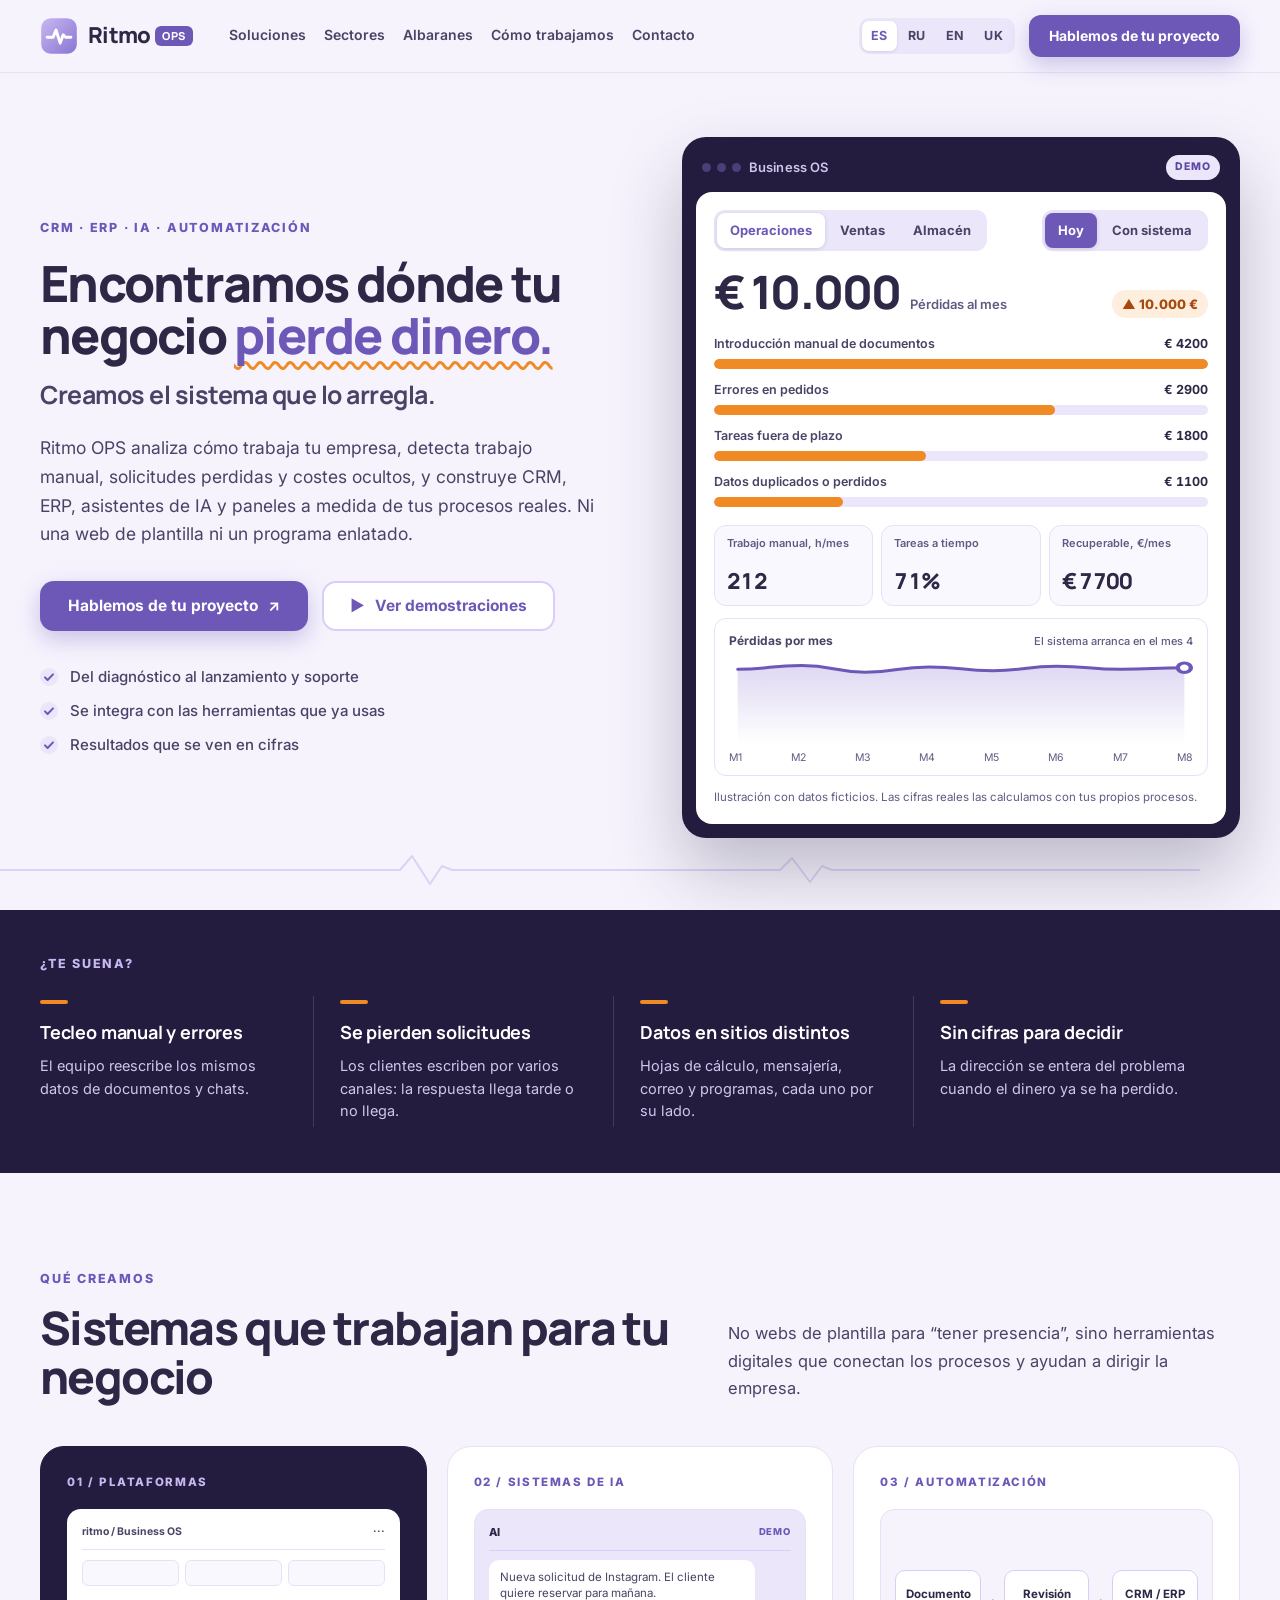
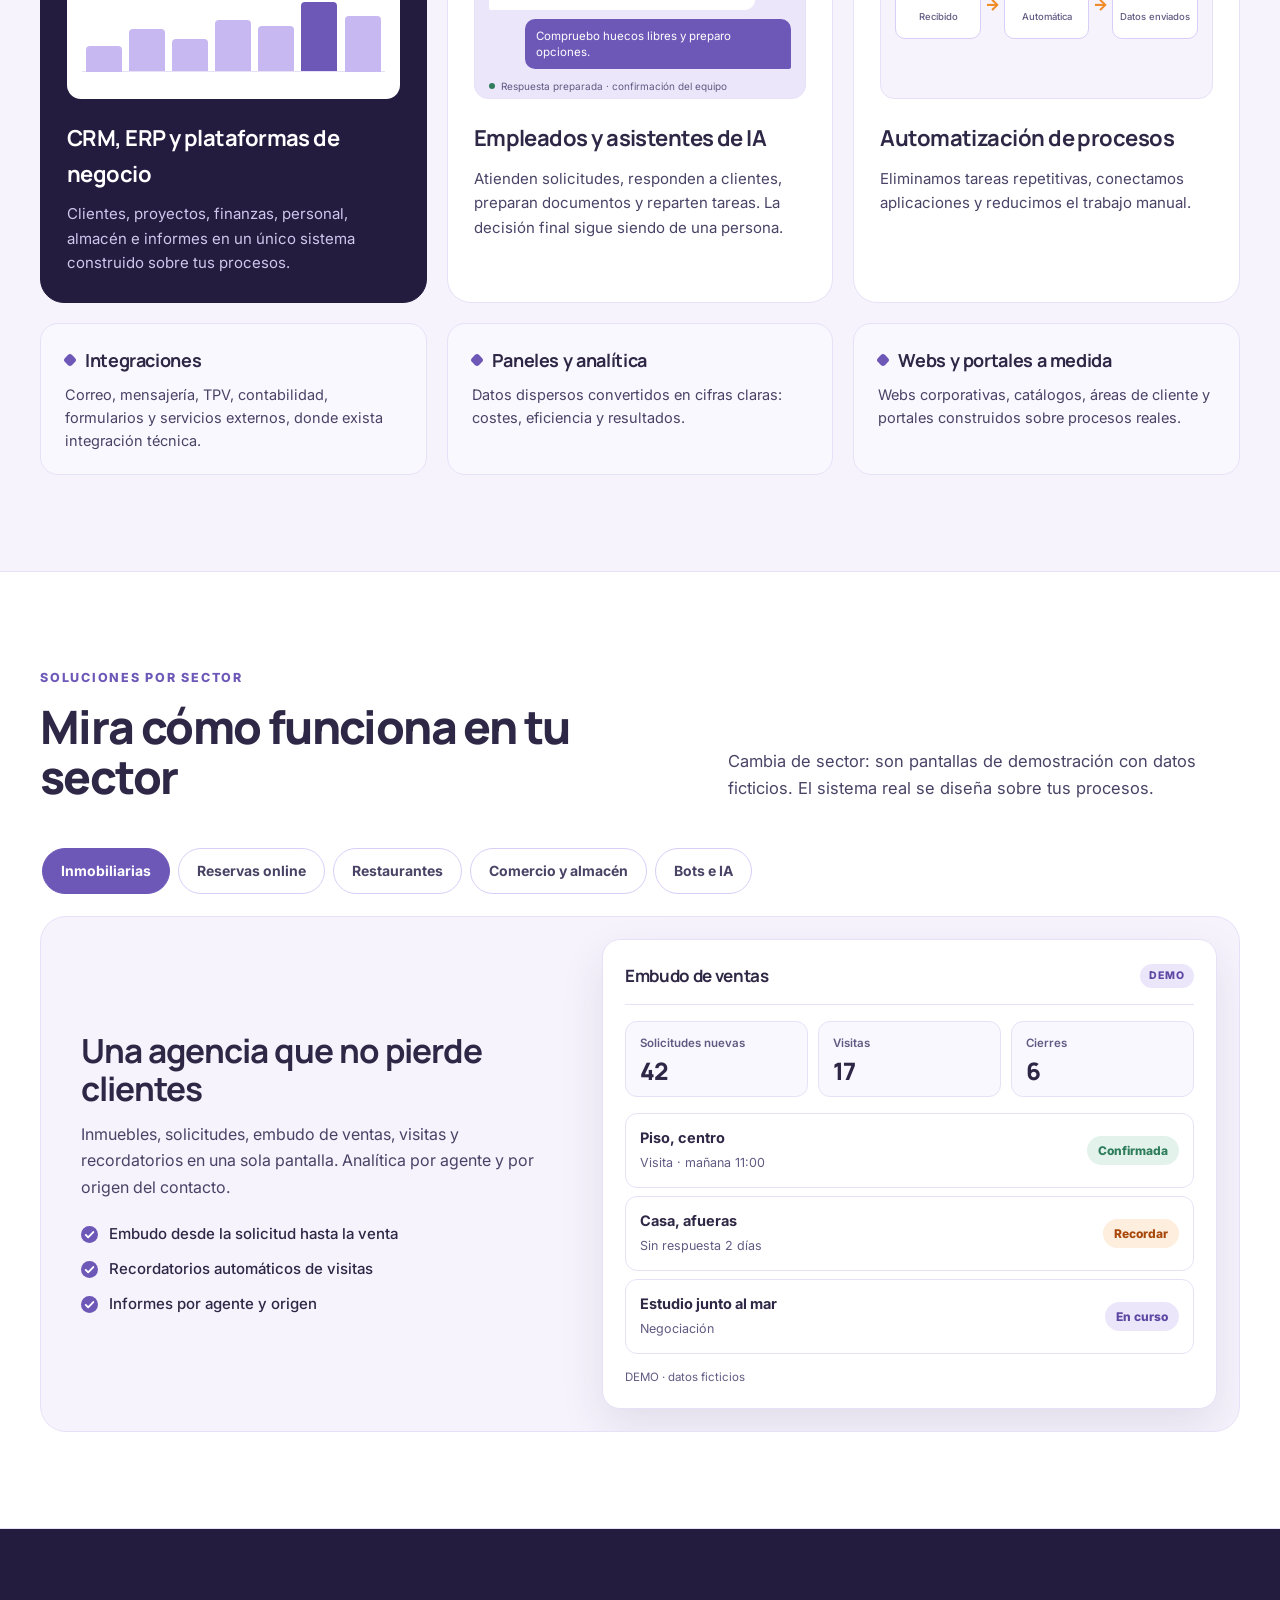
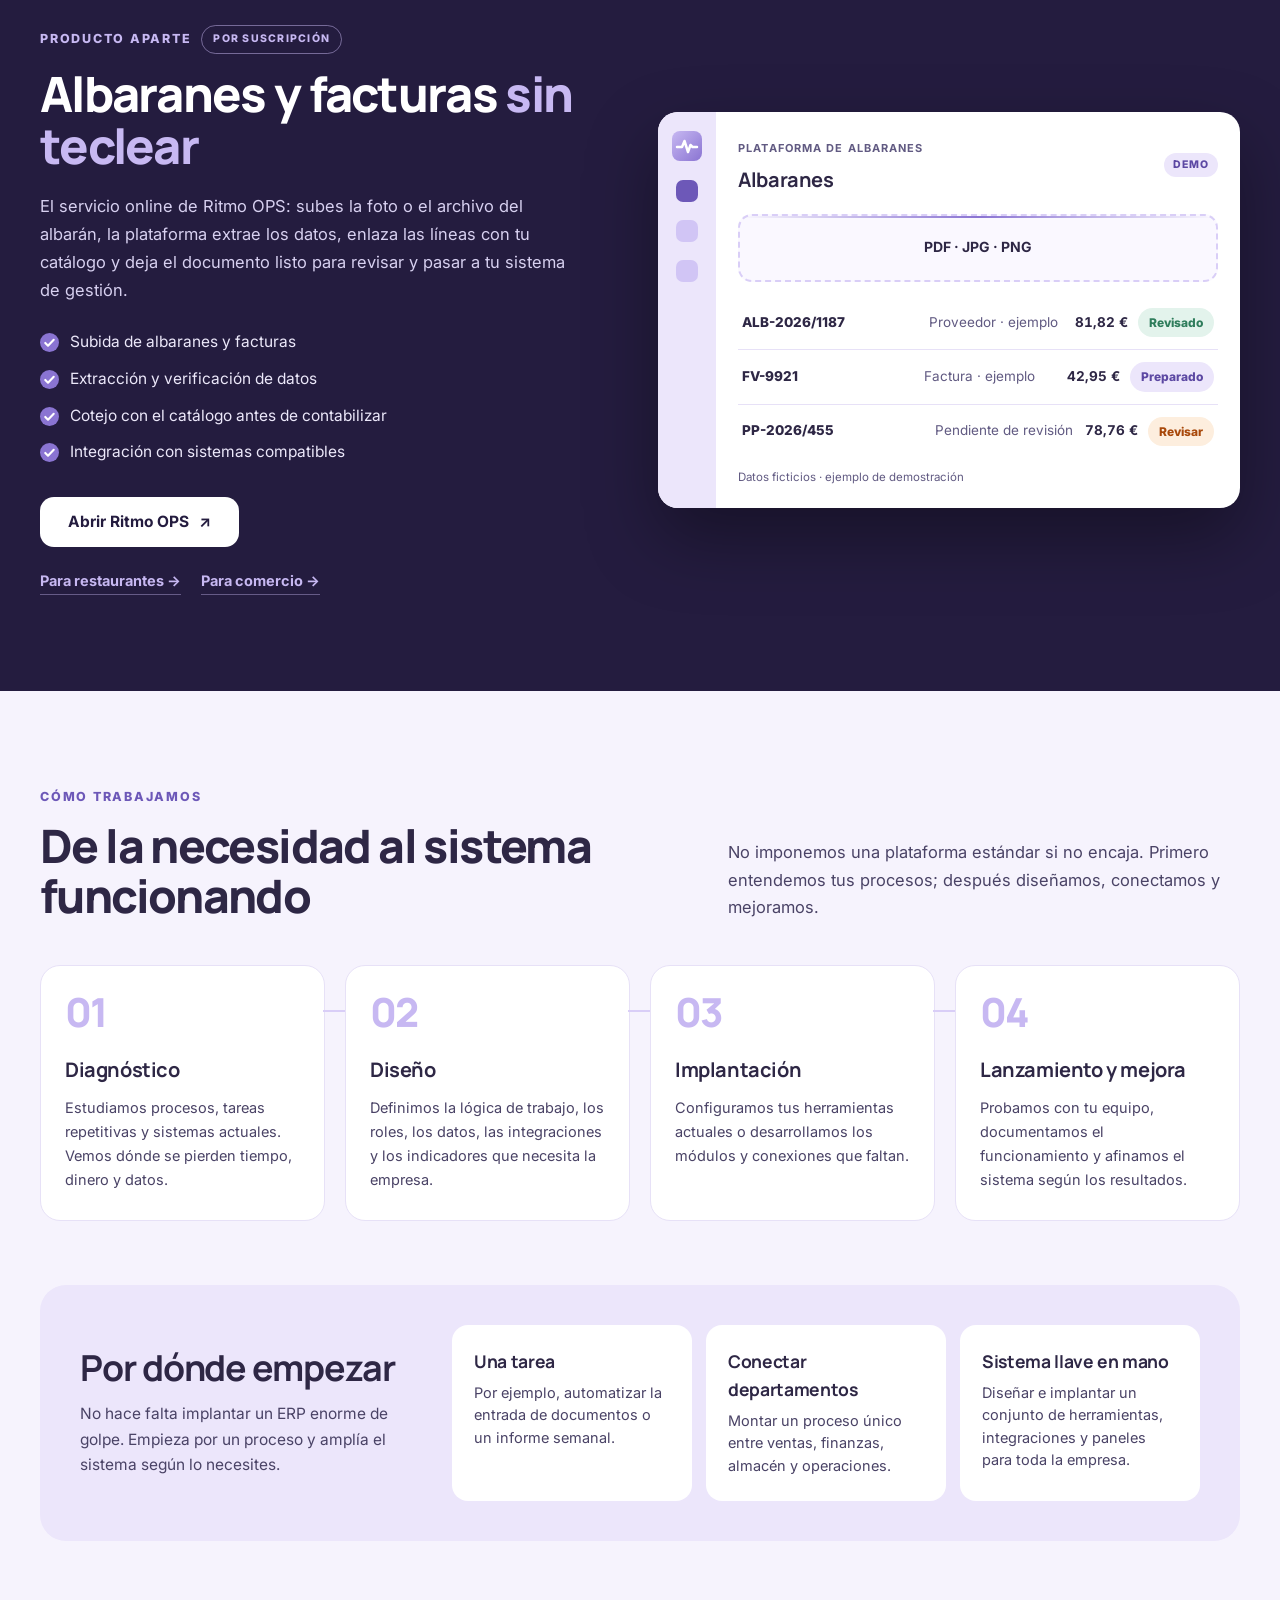
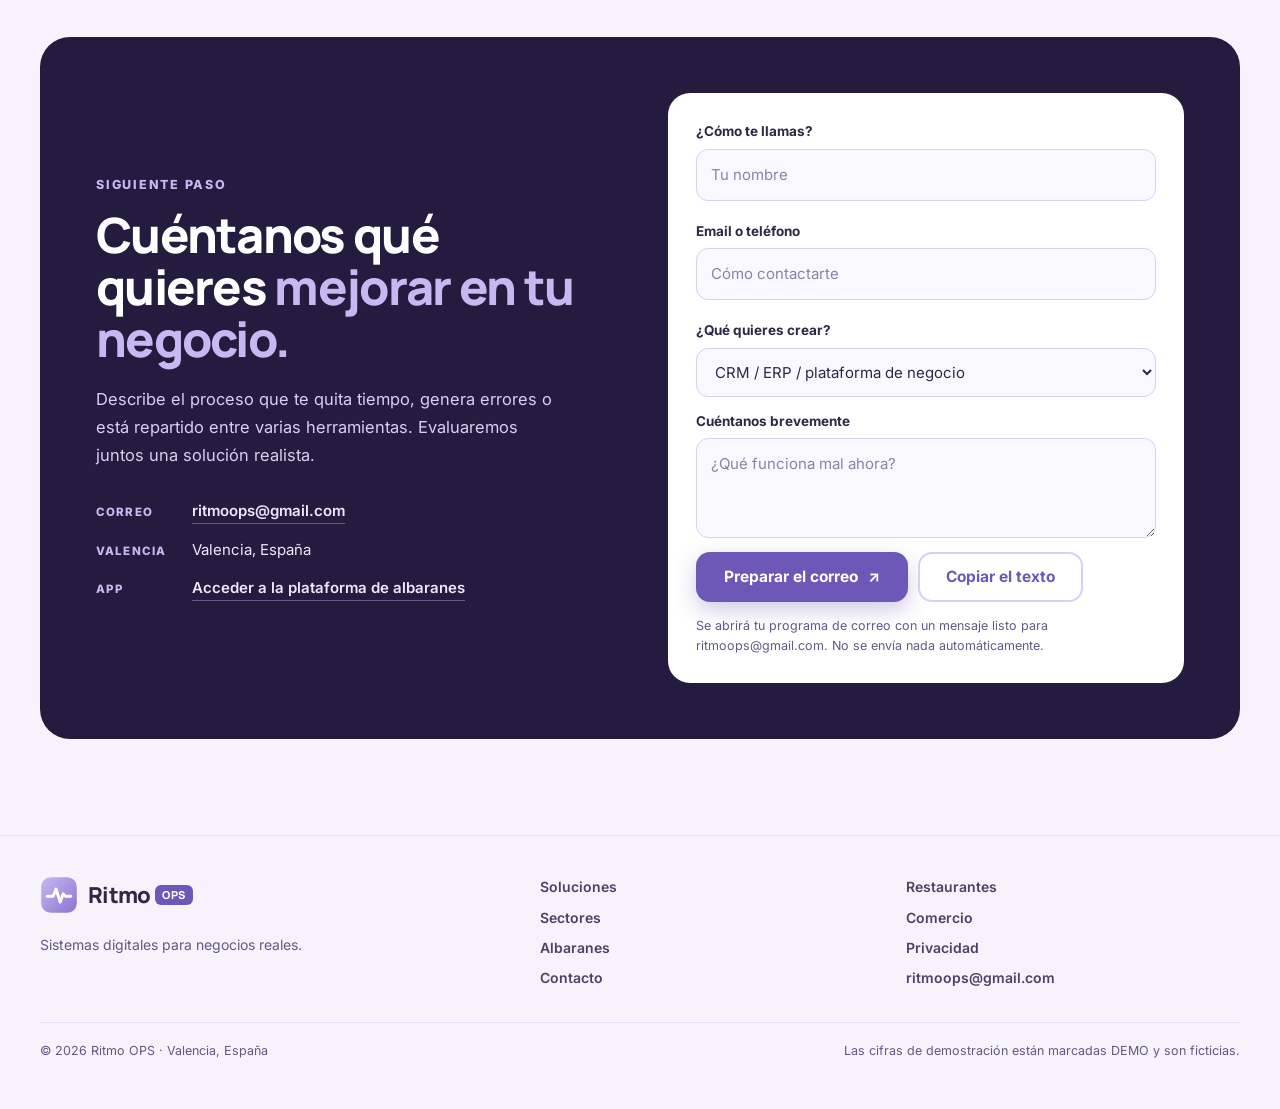
<file: index.html>
<!doctype html>
<html lang="es" class="no-js">
<head>
<meta charset="utf-8">
<meta name="viewport" content="width=device-width, initial-scale=1">
<title>Ritmo OPS — CRM, ERP, asistentes IA y automatización de negocio</title>
<meta name="description" content="Ritmo OPS encuentra dónde tu negocio pierde dinero y crea los sistemas que lo arreglan: CRM, ERP, asistentes de IA, integraciones, paneles y un servicio de albaranes por suscripción. Valencia, España.">
<link rel="canonical" href="https://ritmo-ops.com/">
<link rel="alternate" hreflang="es" href="https://ritmo-ops.com/"><link rel="alternate" hreflang="ru" href="https://ritmo-ops.com/ru.html"><link rel="alternate" hreflang="en" href="https://ritmo-ops.com/en.html"><link rel="alternate" hreflang="uk" href="https://ritmo-ops.com/uk.html"><link rel="alternate" hreflang="x-default" href="https://ritmo-ops.com/">
<meta property="og:type" content="website"><meta property="og:site_name" content="Ritmo OPS"><meta property="og:locale" content="es_ES">
<meta property="og:url" content="https://ritmo-ops.com/"><meta property="og:title" content="Ritmo OPS — CRM, ERP, asistentes IA y automatización de negocio"><meta property="og:description" content="Ritmo OPS encuentra dónde tu negocio pierde dinero y crea los sistemas que lo arreglan: CRM, ERP, asistentes de IA, integraciones, paneles y un servicio de albaranes por suscripción. Valencia, España."><meta property="og:image" content="https://ritmo-ops.com/og.png">
<meta name="twitter:card" content="summary_large_image">
<meta name="theme-color" content="#6d58b8">
<link rel="icon" type="image/svg+xml" href="/favicon.svg">
<link rel="preconnect" href="https://fonts.googleapis.com"><link rel="preconnect" href="https://fonts.gstatic.com" crossorigin>
<link rel="stylesheet" href="/home.css">
<script type="application/ld+json">{"@context": "https://schema.org", "@type": "Organization", "name": "Ritmo OPS", "url": "https://ritmo-ops.com/", "logo": "https://ritmo-ops.com/favicon.svg", "email": "ritmoops@gmail.com", "address": {"@type": "PostalAddress", "addressLocality": "Valencia", "addressCountry": "ES"}, "description": "Ritmo OPS encuentra dónde tu negocio pierde dinero y crea los sistemas que lo arreglan: CRM, ERP, asistentes de IA, integraciones, paneles y un servicio de albaranes por suscripción. Valencia, España."}</script>
</head>
<body>
<a class="skip" href="#main">Saltar al contenido</a>
<header class="site-head"><div class="wrap head-in">
  <a class="brand" href="/" aria-label="Ritmo OPS — Soluciones"><span class="mark"><svg viewBox="0 0 64 64" xmlns="http://www.w3.org/2000/svg" aria-hidden="true" focusable="false"><defs><linearGradient id="lg1" x1="0" y1="0" x2="1" y2="1"><stop offset="0" stop-color="#c7b8f2"/><stop offset="1" stop-color="#8a74d2"/></linearGradient></defs><rect x="2" y="2" width="60" height="60" rx="16" fill="url(#lg1)"/><path d="M12 34 H22 L27 22 L34 44 L39 30 L43 34 H52" fill="none" stroke="#fff" stroke-width="5" stroke-linecap="round" stroke-linejoin="round"/></svg></span><span class="word">Ritmo<b>OPS</b></span></a>
  <nav class="nav" id="nav" aria-label="Menu">
    <a href="#solutions">Soluciones</a><a href="#industries">Sectores</a><a href="#invoices">Albaranes</a><a href="#process">Cómo trabajamos</a><a href="#contact">Contacto</a>
  </nav>
  <div class="head-right">
    <div class="lang" aria-label="Language"><a href="/" hreflang="es" lang="es" aria-current="page">ES</a><a href="/ru.html" hreflang="ru" lang="ru">RU</a><a href="/en.html" hreflang="en" lang="en">EN</a><a href="/uk.html" hreflang="uk" lang="uk">UK</a></div>
    <a class="btn btn-primary btn-sm head-cta" href="#contact">Hablemos de tu proyecto</a>
    <button class="burger" type="button" aria-expanded="false" aria-controls="nav" aria-label="Menú"><span></span></button>
  </div>
</div></header>

<main id="main">
<section class="hero" id="top">
  <div class="wrap hero-grid">
    <div class="reveal">
      <p class="eyebrow">CRM · ERP · IA · AUTOMATIZACIÓN</p>
      <h1>Encontramos dónde tu negocio <span class="leak">pierde dinero.</span><span class="sub">Creamos el sistema que lo arregla.</span></h1>
      <p class="lead">Ritmo OPS analiza cómo trabaja tu empresa, detecta trabajo manual, solicitudes perdidas y costes ocultos, y construye CRM, ERP, asistentes de IA y paneles a medida de tus procesos reales. Ni una web de plantilla ni un programa enlatado.</p>
      <div class="cta-row"><a class="btn btn-primary" href="#contact">Hablemos de tu proyecto <span aria-hidden="true">↗</span></a><a class="btn btn-outline" href="#industries"><span aria-hidden="true">▶</span> Ver demostraciones</a></div>
      <ul class="points"><li>Del diagnóstico al lanzamiento y soporte</li><li>Se integra con las herramientas que ya usas</li><li>Resultados que se ven en cifras</li></ul>
    </div>
    
<div class="dash reveal" id="dash" data-state="now" aria-label="Business OS — DEMO">
  <div class="dash-bar"><span class="ttl"><span class="dots" aria-hidden="true"><i></i><i></i><i></i></span> Business OS</span><span class="demo-pill">DEMO</span></div>
  <div class="dash-body">
    <div class="dash-ctl">
      <div class="seg" role="tablist" aria-label="Dónde se va el dinero"><button type="button" role="tab" aria-selected="true" tabindex="0" data-dtab="0">Operaciones</button><button type="button" role="tab" aria-selected="false" tabindex="-1" data-dtab="1">Ventas</button><button type="button" role="tab" aria-selected="false" tabindex="-1" data-dtab="2">Almacén</button></div>
      <div class="seg state" role="group" aria-label="Hoy / Con sistema"><button type="button" data-state="now" aria-pressed="true">Hoy</button><button type="button" data-state="after" aria-pressed="false">Con sistema</button></div>
    </div>
    <div class="leak-total"><span class="n" id="leakTotal" aria-live="polite">€ 0</span><span class="l">Pérdidas al mes</span><span class="delta" id="leakDelta"></span></div>
    <div class="bars" id="bars"></div>
    <div class="kpis"><div class="kpi"><small>Trabajo manual, h/mes</small><strong data-kpi>0</strong></div><div class="kpi"><small>Tareas a tiempo</small><strong data-kpi>0</strong></div><div class="kpi"><small>Recuperable, €/mes</small><strong data-kpi>0</strong></div></div>
    <div class="chart">
      <div class="chart-h"><span>Pérdidas por mes</span><small>El sistema arranca en el mes 4</small></div>
      <svg viewBox="0 0 320 92" preserveAspectRatio="none" role="img" aria-label="Pérdidas por mes">
        <defs><linearGradient id="chg" x1="0" y1="0" x2="0" y2="1"><stop offset="0" stop-color="#8a74d2" stop-opacity=".28"/><stop offset="1" stop-color="#8a74d2" stop-opacity="0"/></linearGradient></defs>
        <line id="chMark" x1="138" y1="4" x2="138" y2="86" stroke="#c7b8f2" stroke-width="1.5" stroke-dasharray="4 4" style="opacity:0;transition:opacity .4s"/>
        <path id="chArea" fill="url(#chg)" d=""/>
        <path id="chLine" fill="none" stroke="#6d58b8" stroke-width="3" stroke-linecap="round" stroke-linejoin="round" vector-effect="non-scaling-stroke" d=""/>
        <circle id="chDots" r="4.5" fill="#fff" stroke="#6d58b8" stroke-width="3" cx="0" cy="0"/>
      </svg>
      <div class="ax"><span>M1</span><span>M2</span><span>M3</span><span>M4</span><span>M5</span><span>M6</span><span>M7</span><span>M8</span></div>
    </div>
    <p class="dash-note">Ilustración con datos ficticios. Las cifras reales las calculamos con tus propios procesos.</p>
  </div>
</div>
  </div>
  <svg class="pulse-line" viewBox="0 0 1200 40" preserveAspectRatio="none" aria-hidden="true"><path d="M0 22 H380 L400 22 L412 8 L430 36 L442 18 L452 22 H760 L780 22 L792 10 L810 34 L822 18 L832 22 H1200"/></svg>
</section>

<section class="pains" aria-label="¿Te suena?"><div class="wrap">
  <p class="eyebrow">¿Te suena?</p>
  <div class="pain-grid"><article class="pain"><h3>Tecleo manual y errores</h3><p>El equipo reescribe los mismos datos de documentos y chats.</p></article><article class="pain"><h3>Se pierden solicitudes</h3><p>Los clientes escriben por varios canales: la respuesta llega tarde o no llega.</p></article><article class="pain"><h3>Datos en sitios distintos</h3><p>Hojas de cálculo, mensajería, correo y programas, cada uno por su lado.</p></article><article class="pain"><h3>Sin cifras para decidir</h3><p>La dirección se entera del problema cuando el dinero ya se ha perdido.</p></article></div>
</div></section>

<section class="section" id="solutions"><div class="wrap">
  <div class="sec-head reveal"><div><p class="eyebrow">Qué creamos</p><h2>Sistemas que trabajan para tu negocio</h2></div><p class="lead">No webs de plantilla para “tener presencia”, sino herramientas digitales que conectan los procesos y ayudan a dirigir la empresa.</p></div>
  <div class="grid3"><article class="feat dark reveal"><span class="k">01 / PLATAFORMAS</span><div class="vis vis-plat"><div class="top"><span>ritmo / Business OS</span><span>···</span></div><div class="kp"><i></i><i></i><i></i></div><div class="bb"><b class="" style="--h:34%;--i:0"></b><b class="" style="--h:56%;--i:1"></b><b class="" style="--h:43%;--i:2"></b><b class="" style="--h:68%;--i:3"></b><b class="" style="--h:60%;--i:4"></b><b class="hi" style="--h:92%;--i:5"></b><b class="" style="--h:74%;--i:6"></b></div></div><h3>CRM, ERP y plataformas de negocio</h3><p>Clientes, proyectos, finanzas, personal, almacén e informes en un único sistema construido sobre tus procesos.</p></article><article class="feat reveal"><span class="k">02 / SISTEMAS DE IA</span><div class="vis vis-chat"><div class="hd">AI<span>DEMO</span></div><div class="m">Nueva solicitud de Instagram. El cliente quiere reservar para mañana.</div><div class="m out">Compruebo huecos libres y preparo opciones.</div><div class="ft">Respuesta preparada · confirmación del equipo</div></div><h3>Empleados y asistentes de IA</h3><p>Atienden solicitudes, responden a clientes, preparan documentos y reparten tareas. La decisión final sigue siendo de una persona.</p></article><article class="feat reveal"><span class="k">03 / AUTOMATIZACIÓN</span><div class="vis vis-flow"><div class="nd">Documento<small>Recibido</small></div><span class="ar" aria-hidden="true">→</span><div class="nd">Revisión<small>Automática</small></div><span class="ar" aria-hidden="true">→</span><div class="nd">CRM / ERP<small>Datos enviados</small></div></div><h3>Automatización de procesos</h3><p>Eliminamos tareas repetitivas, conectamos aplicaciones y reducimos el trabajo manual.</p></article></div>
  <div class="compact"><article class="cmp reveal"><h3>Integraciones</h3><p>Correo, mensajería, TPV, contabilidad, formularios y servicios externos, donde exista integración técnica.</p></article><article class="cmp reveal"><h3>Paneles y analítica</h3><p>Datos dispersos convertidos en cifras claras: costes, eficiencia y resultados.</p></article><article class="cmp reveal"><h3>Webs y portales a medida</h3><p>Webs corporativas, catálogos, áreas de cliente y portales construidos sobre procesos reales.</p></article></div>
</div></section>

<section class="section ind" id="industries"><div class="wrap">
  <div class="sec-head reveal"><div><p class="eyebrow">Soluciones por sector</p><h2>Mira cómo funciona en tu sector</h2></div><p class="lead">Cambia de sector: son pantallas de demostración con datos ficticios. El sistema real se diseña sobre tus procesos.</p></div>
  <div id="ind">
    <div class="tabs" id="indTabs" role="tablist" aria-label="Soluciones por sector"></div>
    <div class="ind-grid" id="indPanel" role="tabpanel"></div>
  </div>
</div></section>

<section class="inv" id="invoices"><span id="precios"></span><div class="wrap inv-grid">
  <div class="reveal">
    <p class="eyebrow">PRODUCTO APARTE<span class="badge">POR SUSCRIPCIÓN</span></p>
    <h2>Albaranes y facturas <em>sin teclear</em></h2>
    <p class="lead">El servicio online de Ritmo OPS: subes la foto o el archivo del albarán, la plataforma extrae los datos, enlaza las líneas con tu catálogo y deja el documento listo para revisar y pasar a tu sistema de gestión.</p>
    <ul><li>Subida de albaranes y facturas</li><li>Extracción y verificación de datos</li><li>Cotejo con el catálogo antes de contabilizar</li><li>Integración con sistemas compatibles</li></ul>
    <a class="btn btn-light" href="https://app.ritmo-ops.com" target="_blank" rel="noopener">Abrir Ritmo OPS <span aria-hidden="true">↗</span></a>
    <div class="links"><a href="/restaurantes.html">Para restaurantes →</a><a href="/comercio.html">Para comercio →</a></div>
  </div>
  <div class="app reveal" aria-label="Plataforma de albaranes — DEMO">
    <div class="app-side">
      <span class="logo-s"><svg viewBox="0 0 64 64" xmlns="http://www.w3.org/2000/svg" aria-hidden="true" focusable="false"><defs><linearGradient id="lg3" x1="0" y1="0" x2="1" y2="1"><stop offset="0" stop-color="#c7b8f2"/><stop offset="1" stop-color="#8a74d2"/></linearGradient></defs><rect x="2" y="2" width="60" height="60" rx="16" fill="url(#lg3)"/><path d="M12 34 H22 L27 22 L34 44 L39 30 L43 34 H52" fill="none" stroke="#fff" stroke-width="5" stroke-linecap="round" stroke-linejoin="round"/></svg></span><i class="on"></i><i></i><i></i>
    </div>
    <div class="app-main">
      <div class="app-h"><div><small>Plataforma de albaranes</small><h3>Albaranes</h3></div><span class="demo-pill">DEMO</span></div>
      <div class="drop"><b>PDF · JPG · PNG</b></div>
      <div class="doc"><span class="n">ALB-2026/1187</span><span class="s">Proveedor · ejemplo</span><span class="p">81,82 €</span><span class="st ok">Revisado</span></div><div class="doc"><span class="n">FV-9921</span><span class="s">Factura · ejemplo</span><span class="p">42,95 €</span><span class="st info">Preparado</span></div><div class="doc"><span class="n">PP-2026/455</span><span class="s">Pendiente de revisión</span><span class="p">78,76 €</span><span class="st warn">Revisar</span></div>
      <p class="foot">Datos ficticios · ejemplo de demostración</p>
    </div>
  </div>
</div></section>

<section class="section" id="process"><div class="wrap">
  <div class="sec-head reveal"><div><p class="eyebrow">Cómo trabajamos</p><h2>De la necesidad al sistema funcionando</h2></div><p class="lead">No imponemos una plataforma estándar si no encaja. Primero entendemos tus procesos; después diseñamos, conectamos y mejoramos.</p></div>
  <div class="steps"><article class="step reveal"><h3>Diagnóstico</h3><p>Estudiamos procesos, tareas repetitivas y sistemas actuales. Vemos dónde se pierden tiempo, dinero y datos.</p></article><article class="step reveal"><h3>Diseño</h3><p>Definimos la lógica de trabajo, los roles, los datos, las integraciones y los indicadores que necesita la empresa.</p></article><article class="step reveal"><h3>Implantación</h3><p>Configuramos tus herramientas actuales o desarrollamos los módulos y conexiones que faltan.</p></article><article class="step reveal"><h3>Lanzamiento y mejora</h3><p>Probamos con tu equipo, documentamos el funcionamiento y afinamos el sistema según los resultados.</p></article></div>
  <div class="start reveal"><div><h2>Por dónde empezar</h2><p class="lead">No hace falta implantar un ERP enorme de golpe. Empieza por un proceso y amplía el sistema según lo necesites.</p></div><div class="start-items"><article><h3>Una tarea</h3><p>Por ejemplo, automatizar la entrada de documentos o un informe semanal.</p></article><article><h3>Conectar departamentos</h3><p>Montar un proceso único entre ventas, finanzas, almacén y operaciones.</p></article><article><h3>Sistema llave en mano</h3><p>Diseñar e implantar un conjunto de herramientas, integraciones y paneles para toda la empresa.</p></article></div></div>
</div></section>

<section class="contact" id="contact"><span id="demo"></span><div class="wrap"><div class="contact-card reveal">
  <div>
    <p class="eyebrow">SIGUIENTE PASO</p>
    <h2>Cuéntanos qué quieres <em>mejorar en tu negocio.</em></h2>
    <p class="lead">Describe el proceso que te quita tiempo, genera errores o está repartido entre varias herramientas. Evaluaremos juntos una solución realista.</p>
    <ul class="facts"><li><span>Correo</span><a href="mailto:ritmoops@gmail.com">ritmoops@gmail.com</a></li><li><span>Valencia</span>Valencia, España</li><li><span>App</span><a href="https://app.ritmo-ops.com" target="_blank" rel="noopener">Acceder a la plataforma de albaranes</a></li></ul>
  </div>
  <form class="cf" id="cf" novalidate>
    <label class="fld">¿Cómo te llamas?<input name="name" autocomplete="name" placeholder="Tu nombre" required><span class="err" role="alert"></span></label>
    <label class="fld">Email o teléfono<input name="contact" autocomplete="email" placeholder="Cómo contactarte" required><span class="err" role="alert"></span></label>
    <label class="fld">¿Qué quieres crear?<select name="topic"><option>CRM / ERP / plataforma de negocio</option><option>Servicio de albaranes por suscripción</option><option>Asistente de IA o bot de Telegram</option><option>Automatización de procesos</option><option>Integraciones</option><option>Otro</option></select></label>
    <label class="fld">Cuéntanos brevemente<textarea name="message" rows="3" placeholder="¿Qué funciona mal ahora?"></textarea></label>
    <div class="cf-actions"><button class="btn btn-primary" type="submit">Preparar el correo <span aria-hidden="true">↗</span></button><button class="btn btn-outline" type="button" id="cfCopy">Copiar el texto</button></div>
    <p class="cf-msg" id="cfMsg" role="status" hidden></p>
    <p class="cf-note">Se abrirá tu programa de correo con un mensaje listo para ritmoops@gmail.com. No se envía nada automáticamente.</p>
  </form>
</div></div></section>
</main>

<footer class="site-foot"><div class="wrap foot-in">
  <div><a class="brand" href="/" aria-label="Ritmo OPS — Soluciones"><span class="mark"><svg viewBox="0 0 64 64" xmlns="http://www.w3.org/2000/svg" aria-hidden="true" focusable="false"><defs><linearGradient id="lg2" x1="0" y1="0" x2="1" y2="1"><stop offset="0" stop-color="#c7b8f2"/><stop offset="1" stop-color="#8a74d2"/></linearGradient></defs><rect x="2" y="2" width="60" height="60" rx="16" fill="url(#lg2)"/><path d="M12 34 H22 L27 22 L34 44 L39 30 L43 34 H52" fill="none" stroke="#fff" stroke-width="5" stroke-linecap="round" stroke-linejoin="round"/></svg></span><span class="word">Ritmo<b>OPS</b></span></a><p>Sistemas digitales para negocios reales.</p></div>
  <nav aria-label="Footer"><a href="#solutions">Soluciones</a><a href="#industries">Sectores</a><a href="#invoices">Albaranes</a><a href="#contact">Contacto</a></nav>
  <nav aria-label="Links"><a href="/restaurantes.html">Restaurantes</a><a href="/comercio.html">Comercio</a><a href="/privacidad.html">Privacidad</a><a href="mailto:ritmoops@gmail.com">ritmoops@gmail.com</a></nav>
  <div class="legal"><span>© <span id="year">2026</span> Ritmo OPS · Valencia, España</span><span>Las cifras de demostración están marcadas DEMO y son ficticias.</span></div>
</div></footer>
<script>window.RITMO={"locale": "es-ES", "dash": {"tabs": [{"id": "ops", "label": "Operaciones", "rows": [["Introducción manual de documentos", 4200, 900], ["Errores en pedidos", 2900, 700], ["Tareas fuera de plazo", 1800, 500], ["Datos duplicados o perdidos", 1100, 200]], "hours": [212, 58], "ontime": [71, 94]}, {"id": "sales", "label": "Ventas", "rows": [["Solicitudes perdidas", 5200, 1500], ["Respuestas lentas", 3100, 700], ["Sin ventas repetidas", 2400, 900], ["Presupuestos manuales", 1300, 300]], "hours": [164, 49], "ontime": [64, 91]}, {"id": "stock", "label": "Almacén", "rows": [["Mermas y caducidades", 3800, 1400], ["Exceso de stock", 2600, 800], ["Roturas de stock", 2100, 600], ["Diferencias de inventario", 1200, 300]], "hours": [138, 44], "ontime": [68, 93]}], "kpis": [["Trabajo manual, h/mes", "h"], ["Tareas a tiempo", "p"], ["Recuperable, €/mes", "r"]], "leak_unit": "€"}, "industries": {"tabs": [{"id": "realestate", "label": "Inmobiliarias", "t": "Una agencia que no pierde clientes", "p": "Inmuebles, solicitudes, embudo de ventas, visitas y recordatorios en una sola pantalla. Analítica por agente y por origen del contacto.", "b": ["Embudo desde la solicitud hasta la venta", "Recordatorios automáticos de visitas", "Informes por agente y origen"], "screen": "Embudo de ventas", "kpis": [["Solicitudes nuevas", "42"], ["Visitas", "17"], ["Cierres", "6"]], "rows": [["Piso, centro", "Visita · mañana 11:00", "Confirmada", "ok"], ["Casa, afueras", "Sin respuesta 2 días", "Recordar", "warn"], ["Estudio junto al mar", "Negociación", "En curso", "info"]]}, {"id": "booking", "label": "Reservas online", "t": "Reservas sin llamadas", "p": "Webs con reserva automática para clínicas, salones, profesionales y empresas de servicios: agenda, confirmaciones y recordatorios.", "b": ["Huecos libres en tiempo real", "Confirmaciones y recordatorios al cliente", "Ingresos y ocupación por profesional"], "screen": "Agenda", "kpis": [["Citas hoy", "23"], ["Ocupación", "86%"], ["Ausencias", "2"]], "rows": [["Ana · Manicura", "09:00–10:00", "Confirmada", "ok"], ["María · Peinado", "10:30–11:30", "Pendiente", "warn"], ["Hueco libre", "12:00–13:00", "Abierto", "info"]]}, {"id": "restaurants", "label": "Restaurantes", "t": "Del pedido al coste del plato", "p": "Ventas, almacén, compras y escandallos conectados. La dirección ve el movimiento de producto y los indicadores operativos. Los albaranes entran sin teclear.", "b": ["Stock y control de mermas", "Escandallos y coste por plato", "Albaranes de proveedor sin teclear"], "screen": "Operaciones del restaurante", "kpis": [["Pedidos por turno", "184"], ["A pedir", "7"], ["Mermas", "86 €"]], "rows": [["Salmón, 4 kg", "Por debajo del mínimo", "Pedir", "warn"], ["Albarán ALB-1187", "Entrado automáticamente", "Revisado", "ok"], ["Escandallo «Pasta»", "Coste actualizado", "Listo", "info"]], "link": "/restaurantes.html"}, {"id": "retail", "label": "Comercio y almacén", "t": "Comercio con stock transparente", "p": "Ventas, productos, proveedores y margen en un solo espacio. Ves qué reponer y qué se queda parado.", "b": ["Stock por almacén y producto", "Proveedores y movimiento de mercancía", "Ventas, margen e informes"], "screen": "Almacén y ventas", "kpis": [["Referencias", "1.248"], ["Stock bajo", "17"], ["Rotación", "8,2×"]], "rows": [["Producto A-102", "24 uds.", "Correcto", "ok"], ["Producto B-087", "3 uds.", "Reponer", "warn"], ["Producto C-114", "18 uds.", "Correcto", "ok"]], "link": "/comercio.html"}, {"id": "bots", "label": "Bots e IA", "t": "Bots de Telegram y agentes de IA", "p": "Atienden solicitudes, reservan citas, procesan documentos, envían avisos y se conectan a tu CRM o ERP.", "b": ["Solicitudes y reservas dentro del chat", "Procesamiento de documentos y mensajes", "Datos enviados a tu sistema"], "screen": "Conversaciones del bot", "kpis": [["Conversaciones", "318"], ["Sin operador", "71%"], ["Pasadas a personas", "14"]], "rows": [["Petición de presupuesto", "Pasada a un comercial", "En curso", "info"], ["Reserva de servicio", "Confirmada por el bot", "Listo", "ok"], ["Consulta atípica", "Requiere persona", "Revisar", "warn"]]}], "more": "Saber más", "demo": "DEMO · datos ficticios"}, "contact": {"ok": "Abriendo tu programa de correo. Si no aparece el mensaje, copia el texto y envíalo a ritmoops@gmail.com.", "copied": "Texto copiado. Pégalo en un correo a ritmoops@gmail.com.", "err_name": "Indica tu nombre", "err_contact": "Indica un email o teléfono", "subject": "Consulta Ritmo OPS", "body_name": "Nombre", "body_contact": "Contacto", "body_topic": "Tema", "body_msg": "Necesidad", "email": "ritmoops@gmail.com"}};</script>
<script src="/home.js" defer></script>
</body>
</html>
</file>
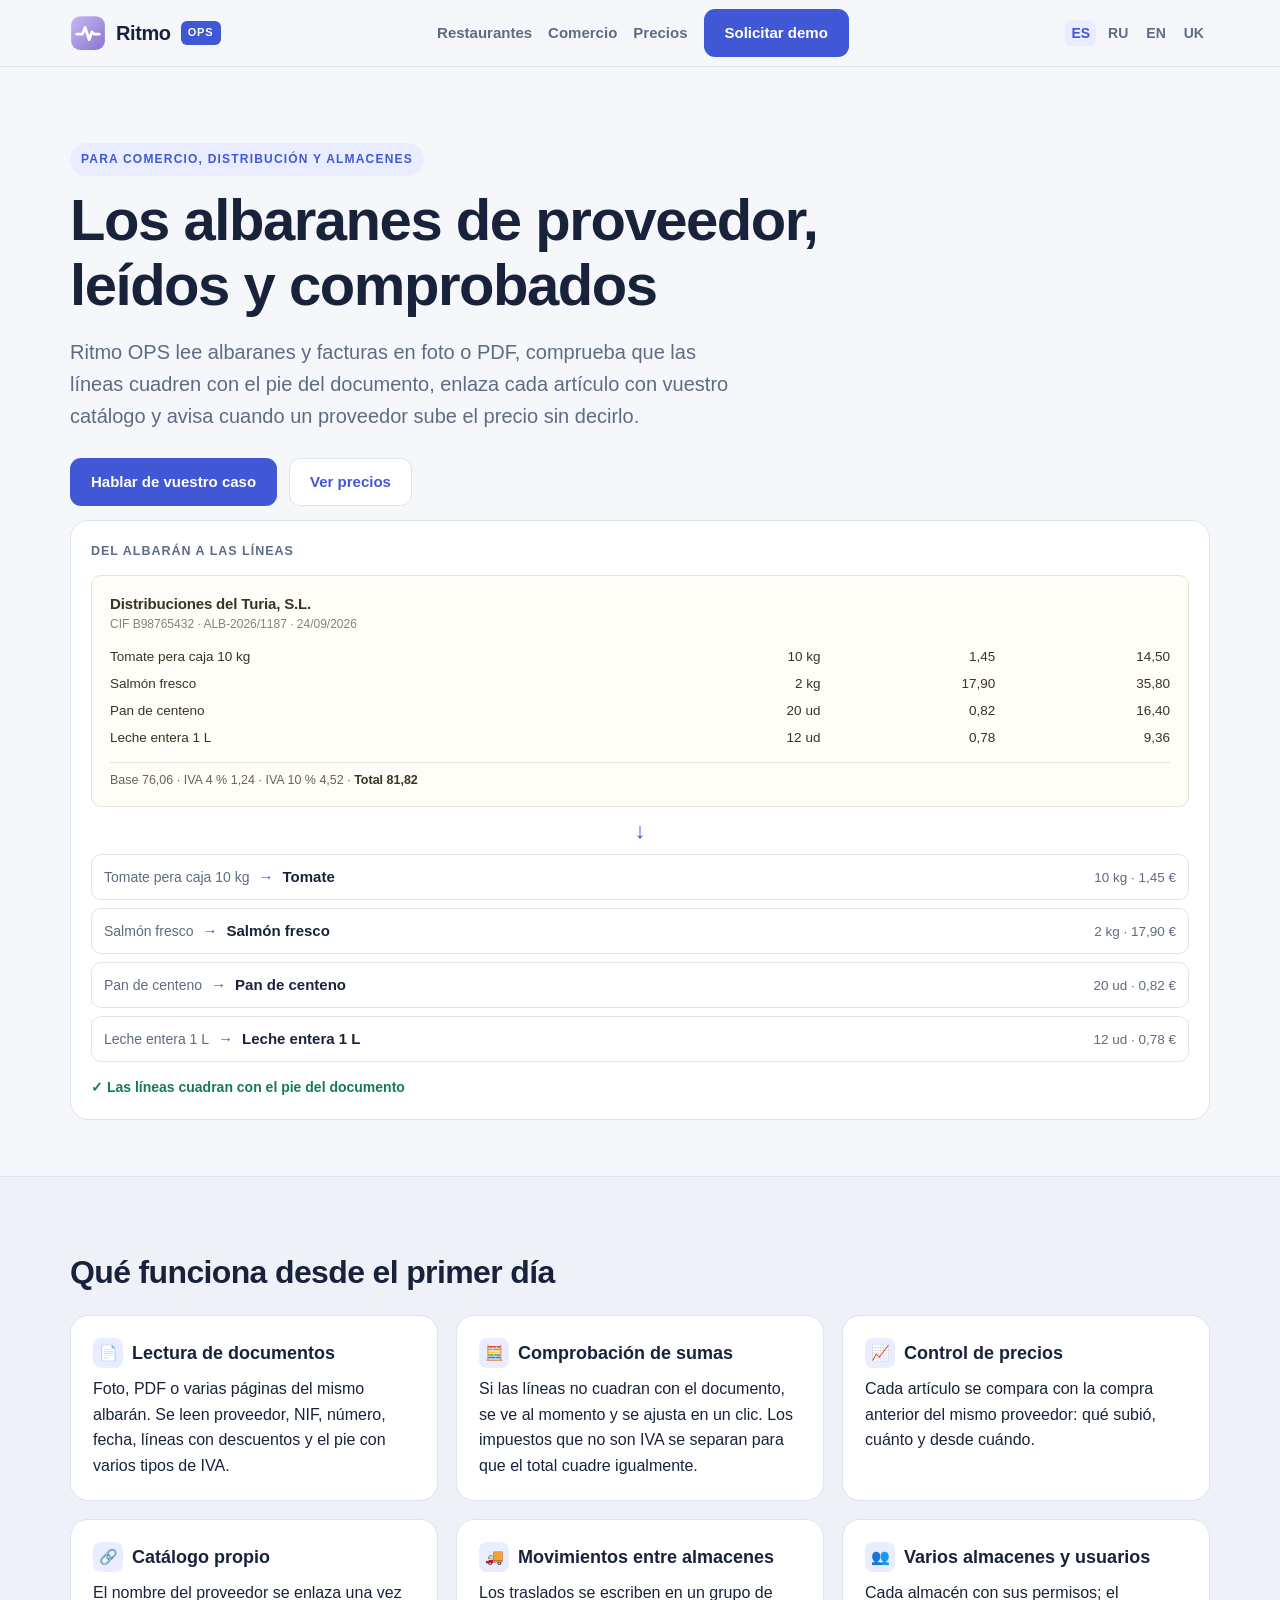
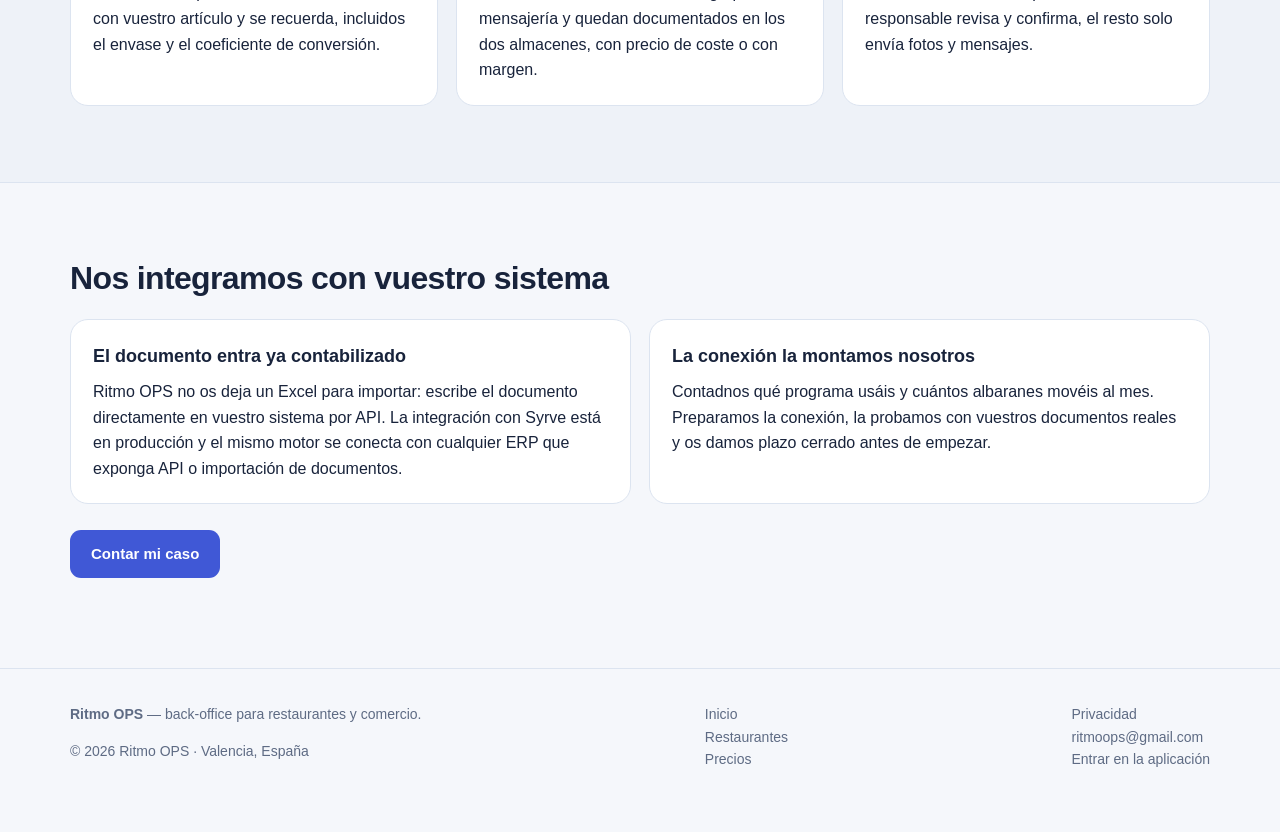
<file: comercio.html>
<!doctype html>
<html lang="es">
<head>
<meta charset="utf-8">
<meta name="viewport" content="width=device-width, initial-scale=1">
<title>OCR de albaranes y control de precios para comercio y almacenes — Ritmo OPS</title>
<meta name="description" content="Lectura automática de albaranes y facturas de proveedor, control de subidas de precio y traspasos entre almacenes, contabilizados en dos clics. Nos integramos con vuestro sistema.">
<link rel="canonical" href="https://ritmo-ops.com/comercio.html">
<meta property="og:type" content="article">
<meta property="og:url" content="https://ritmo-ops.com/comercio.html">
<meta property="og:title" content="OCR de albaranes y control de precios para comercio">
<meta property="og:description" content="De la foto del albarán a los datos estructurados. Control de precios de proveedores y traspasos entre almacenes.">
<meta property="og:image" content="https://ritmo-ops.com/og.png">
<link rel="icon" type="image/svg+xml" href="/favicon.svg">
<link rel="stylesheet" href="/style.css">
</head>
<body>

<header class="top">
  <div class="wrap">
    <a class="brand" href="/">
      <span class="mark"><svg viewBox="0 0 64 64" xmlns="http://www.w3.org/2000/svg" aria-hidden="true"><defs><linearGradient id="g" x1="0" y1="0" x2="1" y2="1"><stop offset="0" stop-color="#c7b8f2"/><stop offset="1" stop-color="#8a74d2"/></linearGradient></defs><rect x="2" y="2" width="60" height="60" rx="16" fill="url(#g)"/><path d="M12 34 H22 L27 22 L34 44 L39 30 L43 34 H52" fill="none" stroke="#fff" stroke-width="5" stroke-linecap="round" stroke-linejoin="round"/></svg></span>
      Ritmo <b>OPS</b>
    </a>
    <nav class="menu">
      <a href="/restaurantes.html">Restaurantes</a>
      <a href="/comercio.html">Comercio</a>
      <a href="/#precios">Precios</a>
      <a class="btn" href="/#demo">Solicitar demo</a>
    </nav>
    <div class="lang" style="margin-left:auto">
      <a href="/" aria-current="page">ES</a><a href="/ru.html">RU</a><a href="/en.html">EN</a><a href="/uk.html">UK</a>
    </div>
  </div>
</header>

<section class="hero">
  <div class="wrap">
    <p class="eyebrow">Para comercio, distribución y almacenes</p>
    <h1>Los albaranes de proveedor, leídos y comprobados</h1>
    <p class="lead">Ritmo OPS lee albaranes y facturas en foto o PDF, comprueba que las líneas cuadren
      con el pie del documento, enlaza cada artículo con vuestro catálogo y avisa cuando un
      proveedor sube el precio sin decirlo.</p>
    <div class="cta">
      <a class="btn" href="/#demo">Hablar de vuestro caso</a>
      <a class="btn ghost" href="/#precios">Ver precios</a>
    </div>

<div class="demo">
  <h4>Del albar&aacute;n a las l&iacute;neas</h4>
  <div class="paper">
    <div class="ph">Distribuciones del Turia, S.L.</div>
    <div class="pm">CIF B98765432 &middot; ALB-2026/1187 &middot; 24/09/2026</div>
    <table>
      <tr><td>Tomate pera caja 10 kg</td><td class="n">10 kg</td><td class="n">1,45</td><td class="n">14,50</td></tr>
      <tr><td>Salm&oacute;n fresco</td><td class="n">2 kg</td><td class="n">17,90</td><td class="n">35,80</td></tr>
      <tr><td>Pan de centeno</td><td class="n">20 ud</td><td class="n">0,82</td><td class="n">16,40</td></tr>
      <tr><td>Leche entera 1 L</td><td class="n">12 ud</td><td class="n">0,78</td><td class="n">9,36</td></tr>
    </table>
    <div class="pf">Base 76,06 &middot; IVA 4 % 1,24 &middot; IVA 10 % 4,52 &middot; <b>Total 81,82</b></div>
  </div>
  <div class="arrowdown">&darr;</div>
  <div class="match-list">
    <div class="mrow"><span class="src">Tomate pera caja 10 kg</span><span class="to">&rarr;</span><span class="dst">Tomate</span><span class="qty">10 kg &middot; 1,45 &euro;</span></div>
    <div class="mrow"><span class="src">Salm&oacute;n fresco</span><span class="to">&rarr;</span><span class="dst">Salm&oacute;n fresco</span><span class="qty">2 kg &middot; 17,90 &euro;</span></div>
    <div class="mrow"><span class="src">Pan de centeno</span><span class="to">&rarr;</span><span class="dst">Pan de centeno</span><span class="qty">20 ud &middot; 0,82 &euro;</span></div>
    <div class="mrow"><span class="src">Leche entera 1 L</span><span class="to">&rarr;</span><span class="dst">Leche entera 1 L</span><span class="qty">12 ud &middot; 0,78 &euro;</span></div>
  </div>
  <p class="ok-line">&check; Las l&iacute;neas cuadran con el pie del documento</p>
</div>  </div>
</section>

<section class="tint">
  <div class="wrap">
    <h2>Qué funciona desde el primer día</h2>
    <div class="grid g3" style="margin-top:24px">
      <div class="card">
        <h3><span class="ico">📄</span> Lectura de documentos</h3>
        <p>Foto, PDF o varias páginas del mismo albarán. Se leen proveedor, NIF, número, fecha,
          líneas con descuentos y el pie con varios tipos de IVA.</p>
      </div>
      <div class="card">
        <h3><span class="ico">🧮</span> Comprobación de sumas</h3>
        <p>Si las líneas no cuadran con el documento, se ve al momento y se ajusta en un clic. Los
          impuestos que no son IVA se separan para que el total cuadre igualmente.</p>
      </div>
      <div class="card">
        <h3><span class="ico">📈</span> Control de precios</h3>
        <p>Cada artículo se compara con la compra anterior del mismo proveedor: qué subió, cuánto y
          desde cuándo.</p>
      </div>
      <div class="card">
        <h3><span class="ico">🔗</span> Catálogo propio</h3>
        <p>El nombre del proveedor se enlaza una vez con vuestro artículo y se recuerda, incluidos
          el envase y el coeficiente de conversión.</p>
      </div>
      <div class="card">
        <h3><span class="ico">🚚</span> Movimientos entre almacenes</h3>
        <p>Los traslados se escriben en un grupo de mensajería y quedan documentados en los dos
          almacenes, con precio de coste o con margen.</p>
      </div>
      <div class="card">
        <h3><span class="ico">👥</span> Varios almacenes y usuarios</h3>
        <p>Cada almacén con sus permisos; el responsable revisa y confirma, el resto solo envía
          fotos y mensajes.</p>
      </div>
    </div>
  </div>
</section>

<section>
  <div class="wrap">
    <h2>Nos integramos con vuestro sistema</h2>
    <div class="grid g2" style="margin-top:22px">
      <div class="card">
        <h3>El documento entra ya contabilizado</h3>
        <p>Ritmo OPS no os deja un Excel para importar: escribe el documento directamente en vuestro
          sistema por API. La integración con Syrve está en producción y el mismo motor se conecta
          con cualquier ERP que exponga API o importación de documentos.</p>
      </div>
      <div class="card">
        <h3>La conexión la montamos nosotros</h3>
        <p>Contadnos qué programa usáis y cuántos albaranes movéis al mes. Preparamos la conexión,
          la probamos con vuestros documentos reales y os damos plazo cerrado antes de empezar.</p>
      </div>
    </div>
    <p style="margin-top:26px"><a class="btn" href="/#demo">Contar mi caso</a></p>
  </div>
</section>

<footer>
  <div class="wrap cols">
    <div class="legal">
      <p><strong>Ritmo OPS</strong> — back-office para restaurantes y comercio.</p>
      <p>© 2026 Ritmo OPS · Valencia, España</p>
    </div>
    <div>
      <p><a href="/">Inicio</a><br><a href="/restaurantes.html">Restaurantes</a><br><a href="/#precios">Precios</a></p>
    </div>
    <div>
      <p><a href="/privacidad.html">Privacidad</a><br>
        <a href="/#demo" data-copy="ritmoops@gmail.com" data-done="¡Copiado!" title="Clic para copiar">ritmoops@gmail.com</a><br>
        <a href="https://app.ritmo-ops.com">Entrar en la aplicación</a></p>
    </div>
  </div>
</footer>

<script>
document.addEventListener("click", function (e) {
  var el = e.target.closest("[data-copy]");
  if (!el) return;
  e.preventDefault();
  if (el.dataset.busy) return;
  var was = el.textContent, done = el.getAttribute("data-done") || "OK";
  var show = function () {
    el.dataset.busy = "1"; el.textContent = done;
    setTimeout(function () { el.textContent = was; delete el.dataset.busy; }, 1600);
  };
  var txt = el.getAttribute("data-copy");
  if (navigator.clipboard && navigator.clipboard.writeText) navigator.clipboard.writeText(txt).then(show, show);
  else {
    var i = document.createElement("textarea");
    i.value = txt; i.setAttribute("readonly", ""); i.style.position = "fixed"; i.style.opacity = "0";
    document.body.appendChild(i); i.select();
    try { document.execCommand("copy"); } catch (err) {}
    i.remove(); show();
  }
});
</script>
</body>
</html>
</file>
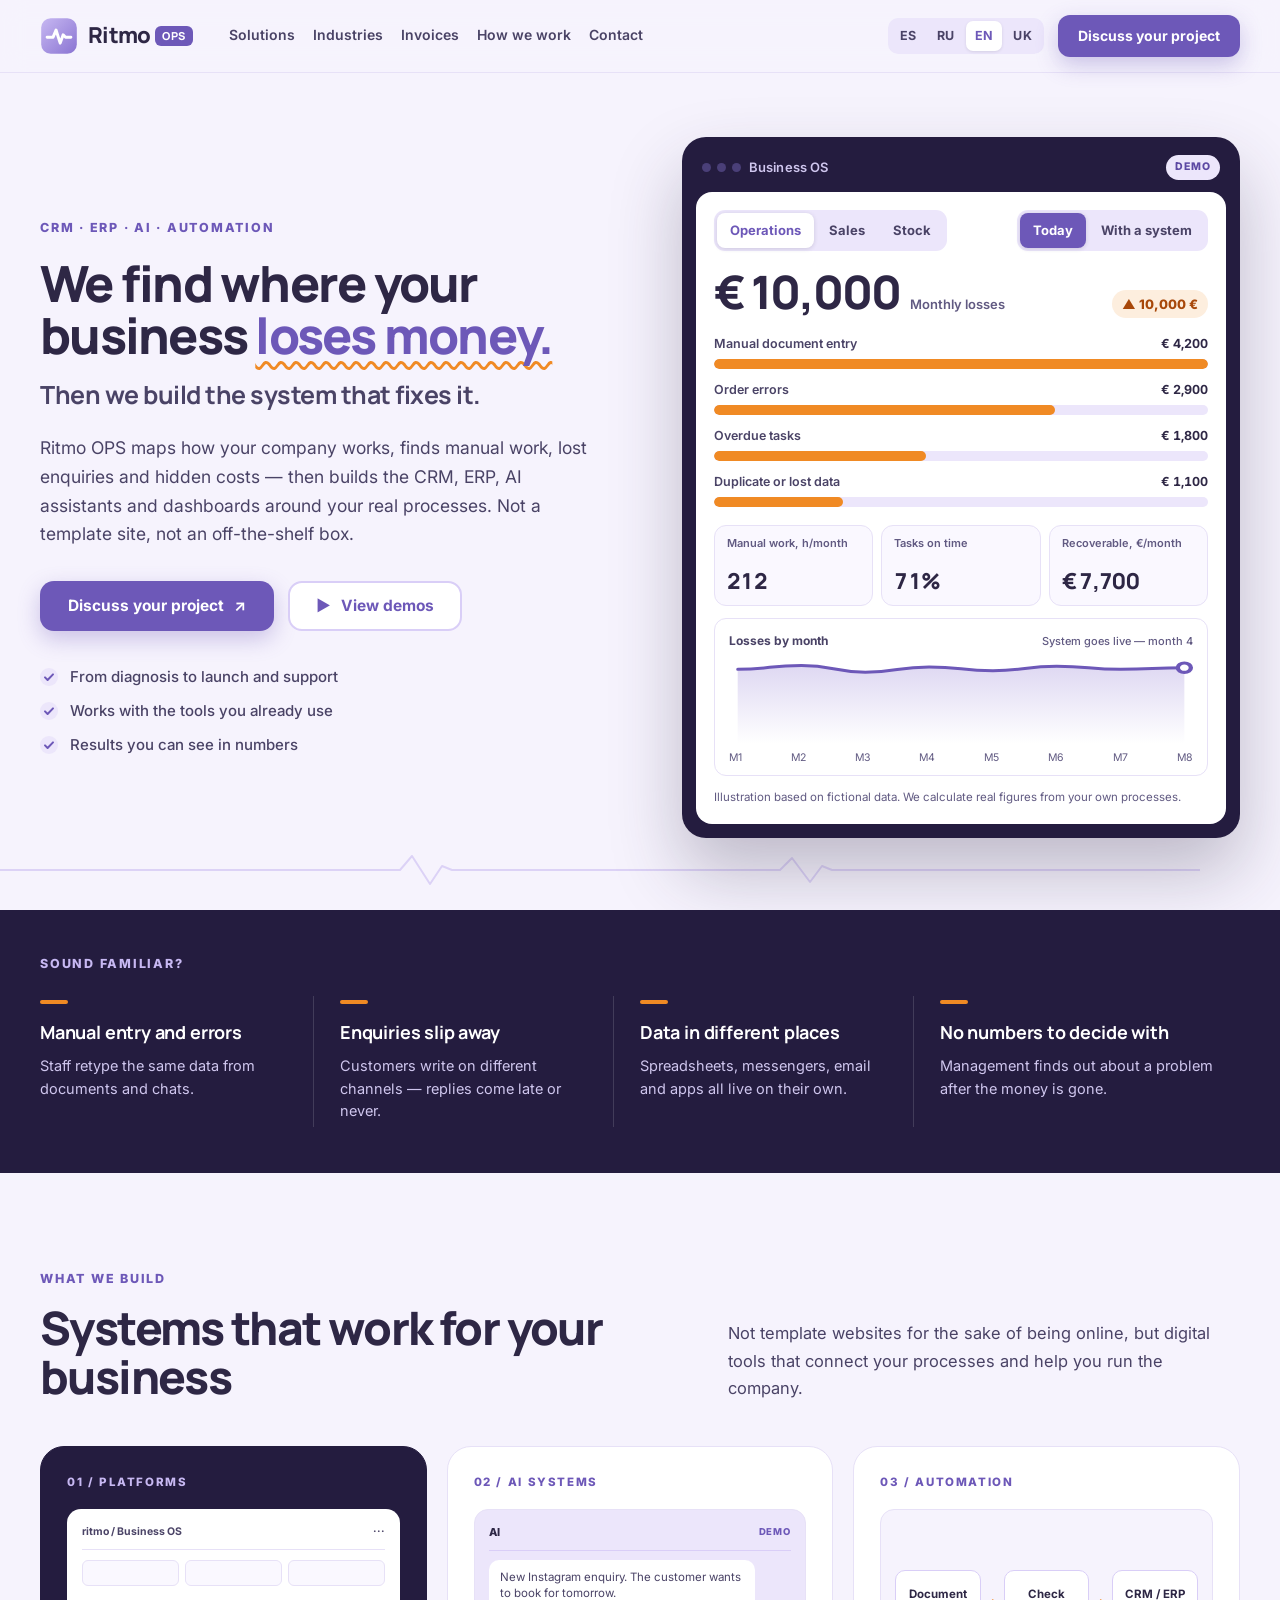
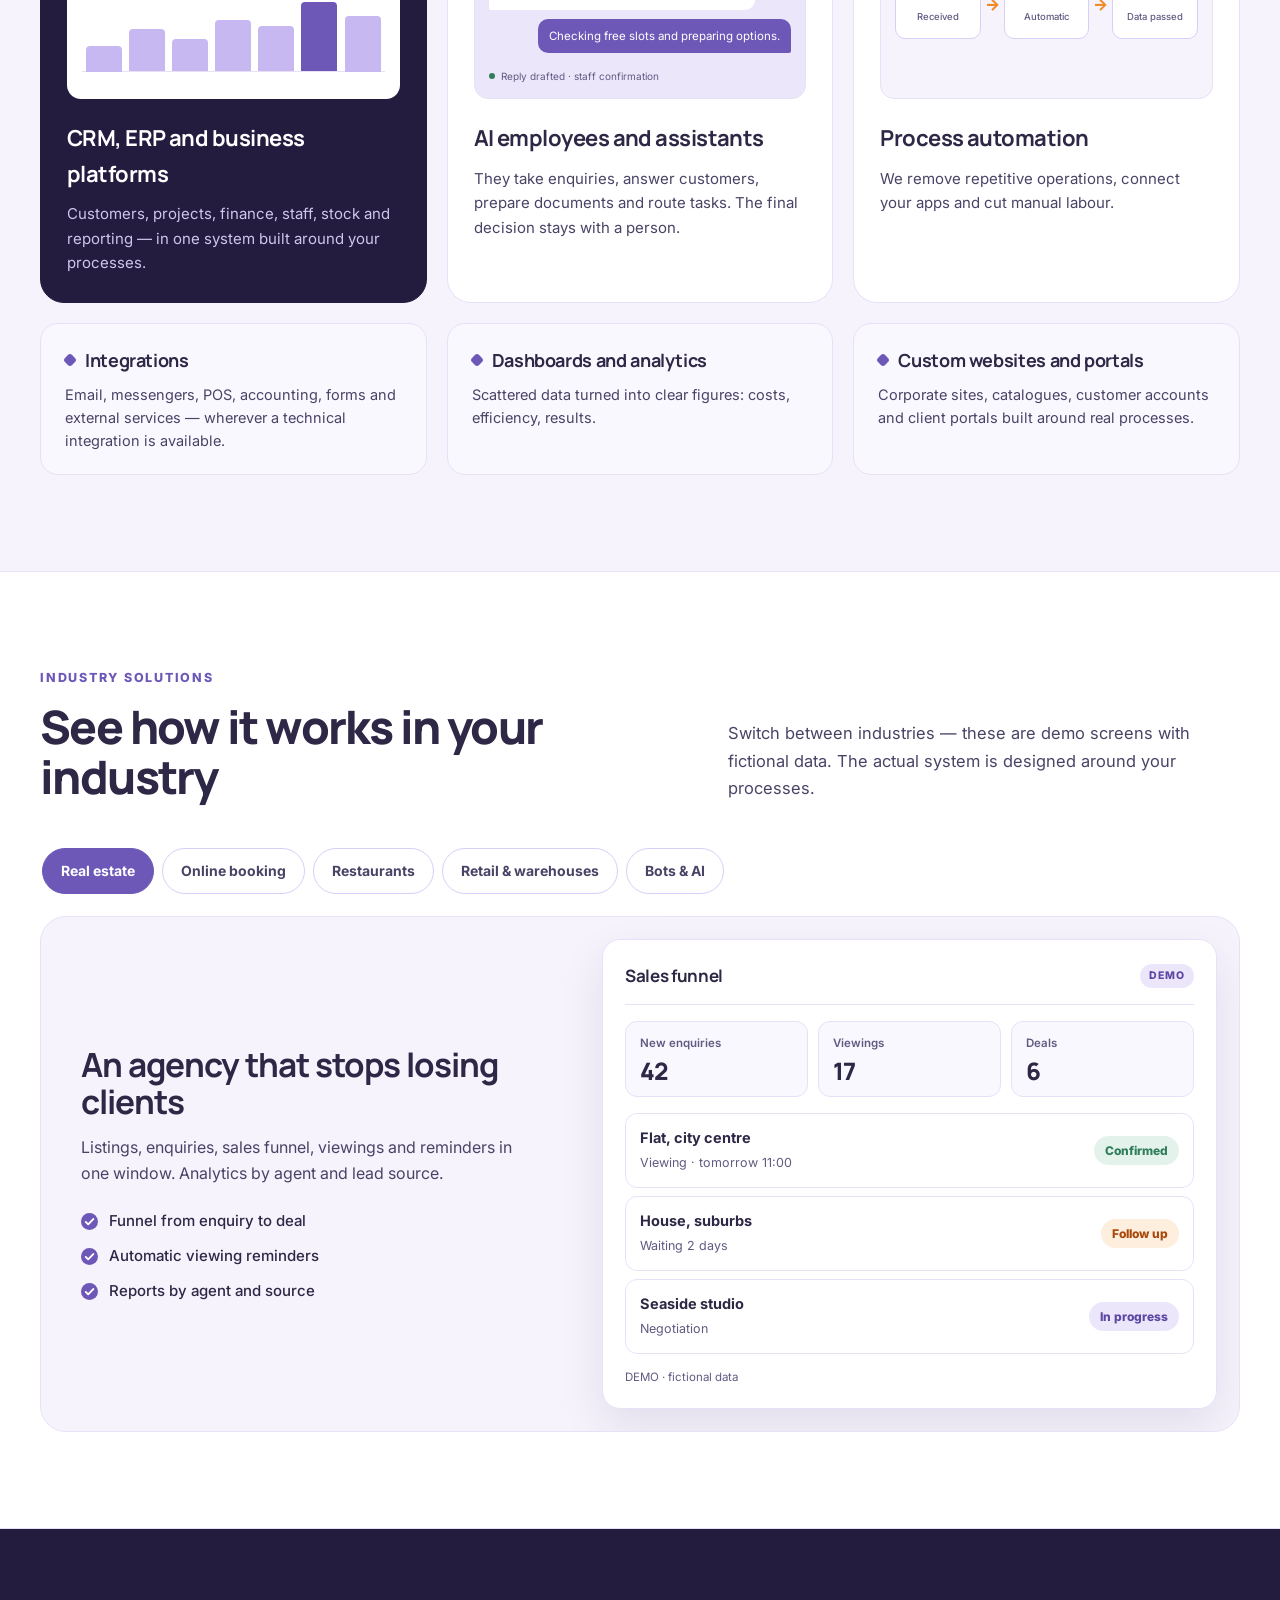
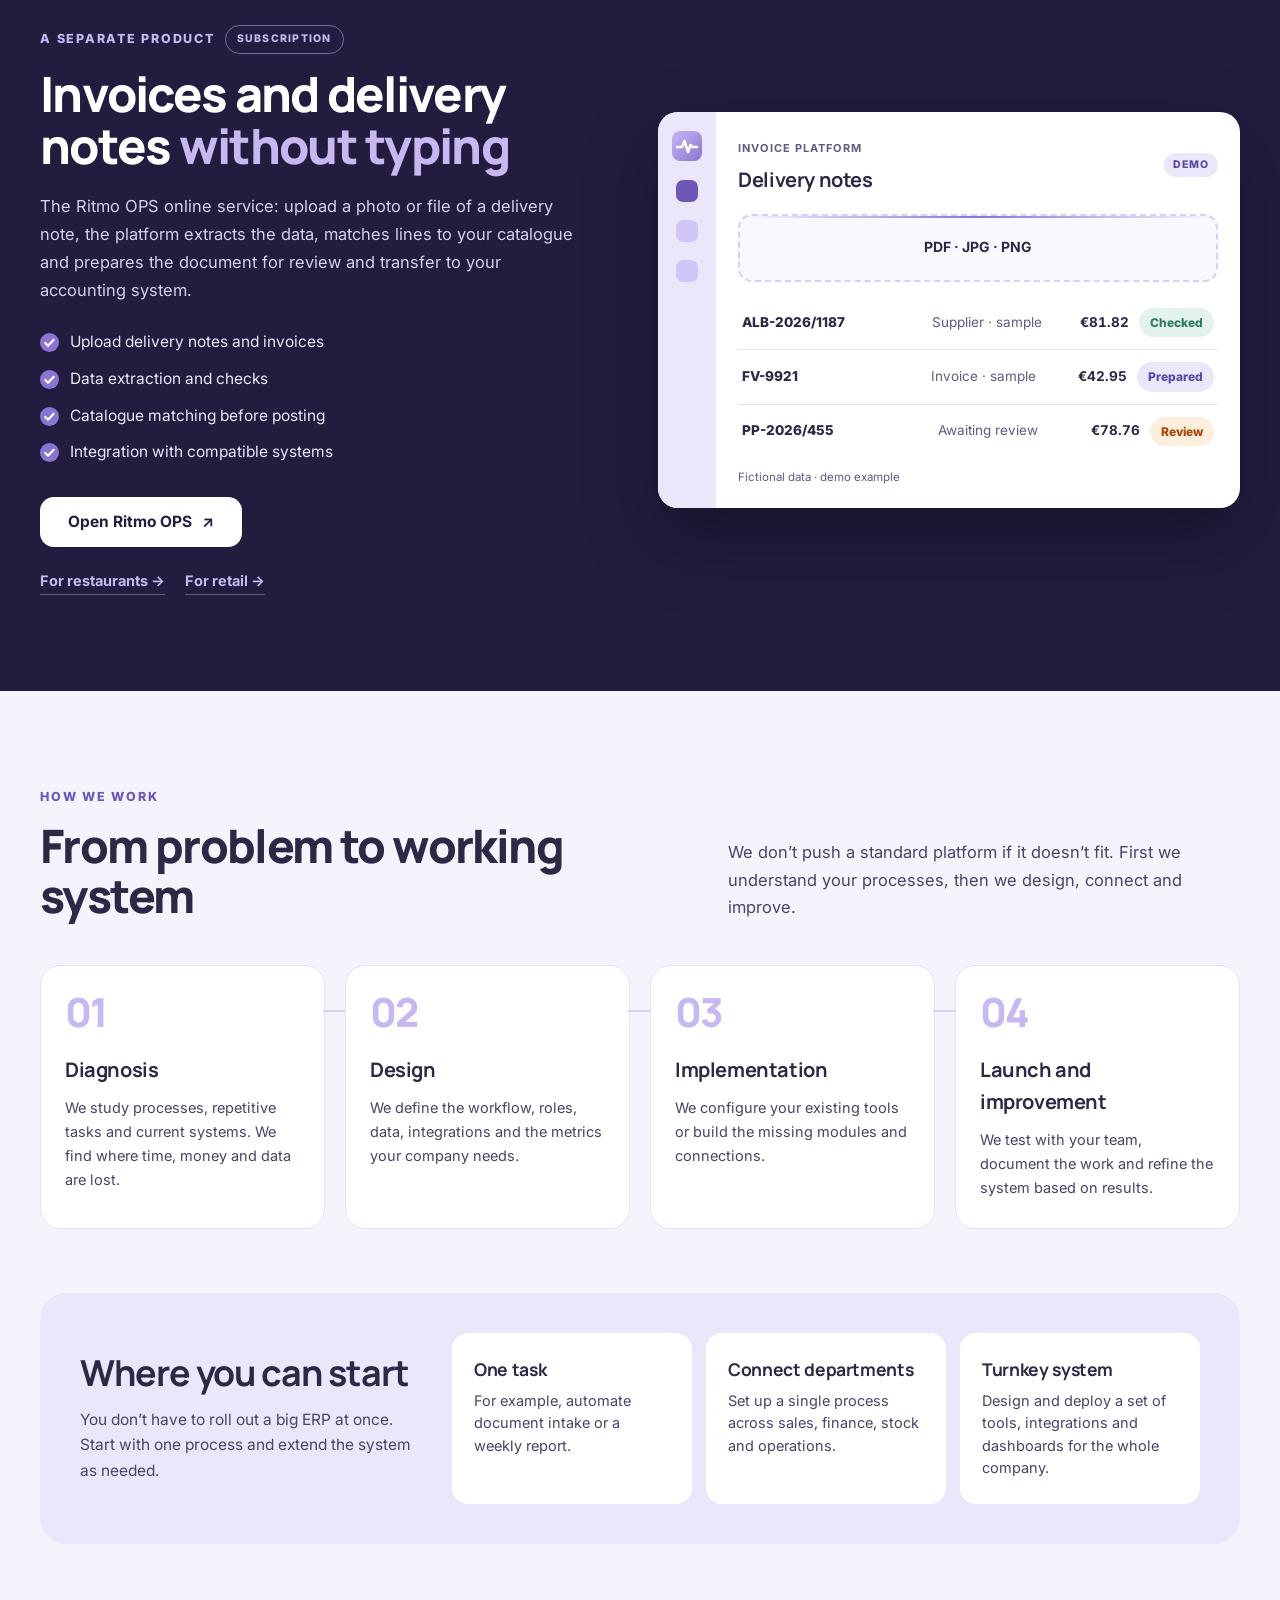
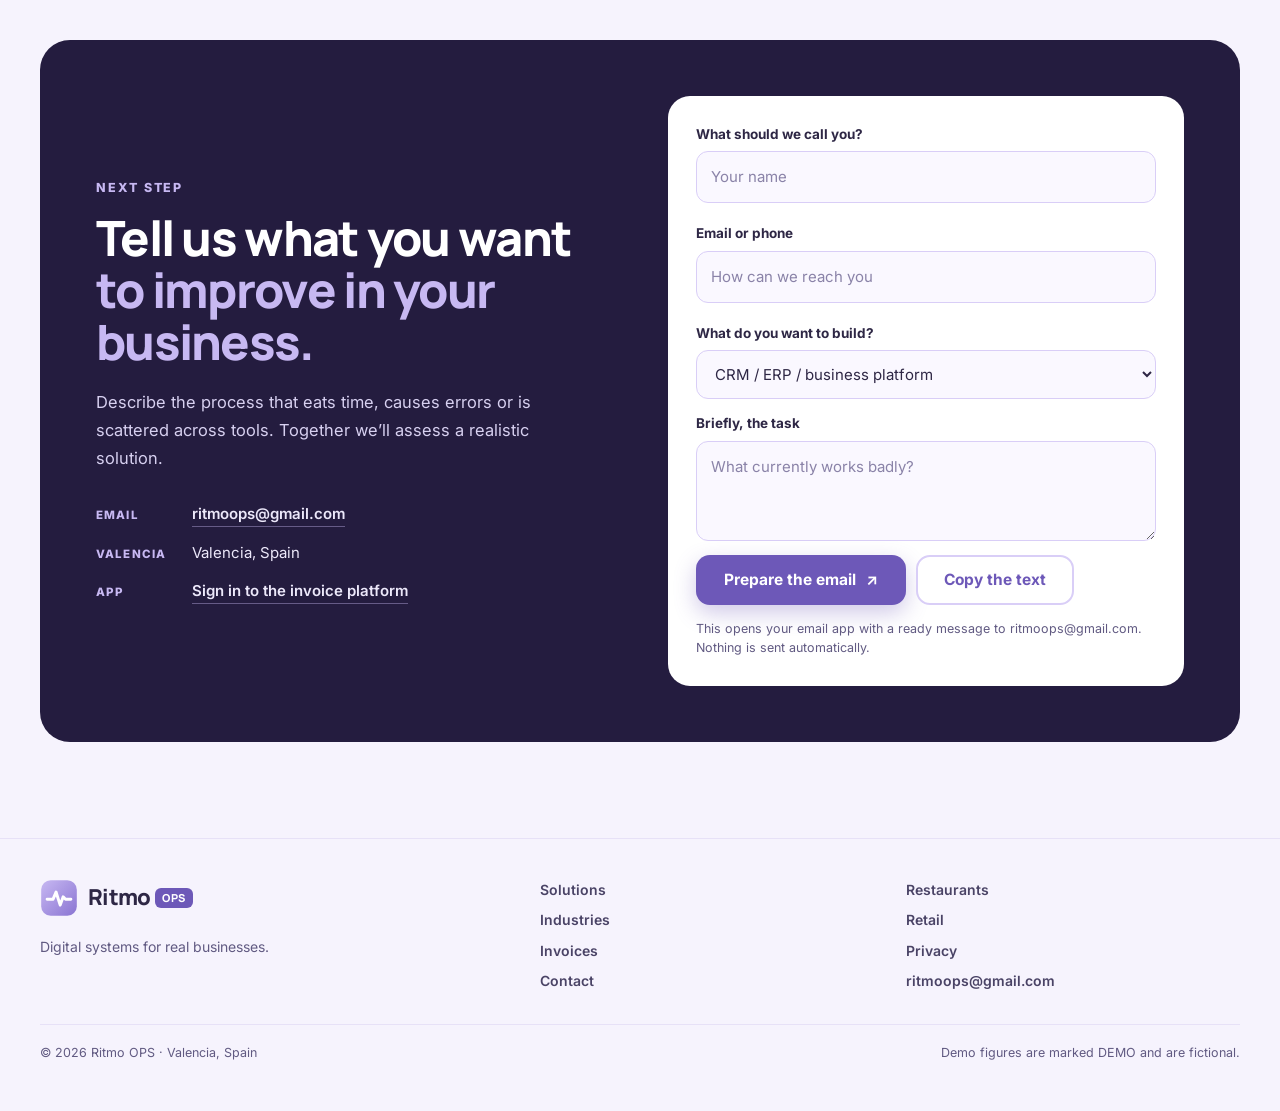
<file: en.html>
<!doctype html>
<html lang="en" class="no-js">
<head>
<meta charset="utf-8">
<meta name="viewport" content="width=device-width, initial-scale=1">
<title>Ritmo OPS — CRM, ERP, AI assistants and business automation</title>
<meta name="description" content="Ritmo OPS finds where your business loses money and builds the systems that fix it: CRM, ERP, AI assistants, integrations, dashboards and a subscription invoice-intake service. Valencia, Spain.">
<link rel="canonical" href="https://ritmo-ops.com/en.html">
<link rel="alternate" hreflang="es" href="https://ritmo-ops.com/"><link rel="alternate" hreflang="ru" href="https://ritmo-ops.com/ru.html"><link rel="alternate" hreflang="en" href="https://ritmo-ops.com/en.html"><link rel="alternate" hreflang="uk" href="https://ritmo-ops.com/uk.html"><link rel="alternate" hreflang="x-default" href="https://ritmo-ops.com/">
<meta property="og:type" content="website"><meta property="og:site_name" content="Ritmo OPS"><meta property="og:locale" content="en_GB">
<meta property="og:url" content="https://ritmo-ops.com/en.html"><meta property="og:title" content="Ritmo OPS — CRM, ERP, AI assistants and business automation"><meta property="og:description" content="Ritmo OPS finds where your business loses money and builds the systems that fix it: CRM, ERP, AI assistants, integrations, dashboards and a subscription invoice-intake service. Valencia, Spain."><meta property="og:image" content="https://ritmo-ops.com/og.png">
<meta name="twitter:card" content="summary_large_image">
<meta name="theme-color" content="#6d58b8">
<link rel="icon" type="image/svg+xml" href="/favicon.svg">
<link rel="preconnect" href="https://fonts.googleapis.com"><link rel="preconnect" href="https://fonts.gstatic.com" crossorigin>
<link rel="stylesheet" href="/home.css">
<script type="application/ld+json">{"@context": "https://schema.org", "@type": "Organization", "name": "Ritmo OPS", "url": "https://ritmo-ops.com/", "logo": "https://ritmo-ops.com/favicon.svg", "email": "ritmoops@gmail.com", "address": {"@type": "PostalAddress", "addressLocality": "Valencia", "addressCountry": "ES"}, "description": "Ritmo OPS finds where your business loses money and builds the systems that fix it: CRM, ERP, AI assistants, integrations, dashboards and a subscription invoice-intake service. Valencia, Spain."}</script>
</head>
<body>
<a class="skip" href="#main">Skip to content</a>
<header class="site-head"><div class="wrap head-in">
  <a class="brand" href="/en.html" aria-label="Ritmo OPS — Solutions"><span class="mark"><svg viewBox="0 0 64 64" xmlns="http://www.w3.org/2000/svg" aria-hidden="true" focusable="false"><defs><linearGradient id="lg1" x1="0" y1="0" x2="1" y2="1"><stop offset="0" stop-color="#c7b8f2"/><stop offset="1" stop-color="#8a74d2"/></linearGradient></defs><rect x="2" y="2" width="60" height="60" rx="16" fill="url(#lg1)"/><path d="M12 34 H22 L27 22 L34 44 L39 30 L43 34 H52" fill="none" stroke="#fff" stroke-width="5" stroke-linecap="round" stroke-linejoin="round"/></svg></span><span class="word">Ritmo<b>OPS</b></span></a>
  <nav class="nav" id="nav" aria-label="Menu">
    <a href="#solutions">Solutions</a><a href="#industries">Industries</a><a href="#invoices">Invoices</a><a href="#process">How we work</a><a href="#contact">Contact</a>
  </nav>
  <div class="head-right">
    <div class="lang" aria-label="Language"><a href="/" hreflang="es" lang="es">ES</a><a href="/ru.html" hreflang="ru" lang="ru">RU</a><a href="/en.html" hreflang="en" lang="en" aria-current="page">EN</a><a href="/uk.html" hreflang="uk" lang="uk">UK</a></div>
    <a class="btn btn-primary btn-sm head-cta" href="#contact">Discuss your project</a>
    <button class="burger" type="button" aria-expanded="false" aria-controls="nav" aria-label="Menu"><span></span></button>
  </div>
</div></header>

<main id="main">
<section class="hero" id="top">
  <div class="wrap hero-grid">
    <div class="reveal">
      <p class="eyebrow">CRM · ERP · AI · AUTOMATION</p>
      <h1>We find where your business <span class="leak">loses money.</span><span class="sub">Then we build the system that fixes it.</span></h1>
      <p class="lead">Ritmo OPS maps how your company works, finds manual work, lost enquiries and hidden costs — then builds the CRM, ERP, AI assistants and dashboards around your real processes. Not a template site, not an off-the-shelf box.</p>
      <div class="cta-row"><a class="btn btn-primary" href="#contact">Discuss your project <span aria-hidden="true">↗</span></a><a class="btn btn-outline" href="#industries"><span aria-hidden="true">▶</span> View demos</a></div>
      <ul class="points"><li>From diagnosis to launch and support</li><li>Works with the tools you already use</li><li>Results you can see in numbers</li></ul>
    </div>
    
<div class="dash reveal" id="dash" data-state="now" aria-label="Business OS — DEMO">
  <div class="dash-bar"><span class="ttl"><span class="dots" aria-hidden="true"><i></i><i></i><i></i></span> Business OS</span><span class="demo-pill">DEMO</span></div>
  <div class="dash-body">
    <div class="dash-ctl">
      <div class="seg" role="tablist" aria-label="Where the money goes"><button type="button" role="tab" aria-selected="true" tabindex="0" data-dtab="0">Operations</button><button type="button" role="tab" aria-selected="false" tabindex="-1" data-dtab="1">Sales</button><button type="button" role="tab" aria-selected="false" tabindex="-1" data-dtab="2">Stock</button></div>
      <div class="seg state" role="group" aria-label="Today / With a system"><button type="button" data-state="now" aria-pressed="true">Today</button><button type="button" data-state="after" aria-pressed="false">With a system</button></div>
    </div>
    <div class="leak-total"><span class="n" id="leakTotal" aria-live="polite">€ 0</span><span class="l">Monthly losses</span><span class="delta" id="leakDelta"></span></div>
    <div class="bars" id="bars"></div>
    <div class="kpis"><div class="kpi"><small>Manual work, h/month</small><strong data-kpi>0</strong></div><div class="kpi"><small>Tasks on time</small><strong data-kpi>0</strong></div><div class="kpi"><small>Recoverable, €/month</small><strong data-kpi>0</strong></div></div>
    <div class="chart">
      <div class="chart-h"><span>Losses by month</span><small>System goes live — month 4</small></div>
      <svg viewBox="0 0 320 92" preserveAspectRatio="none" role="img" aria-label="Losses by month">
        <defs><linearGradient id="chg" x1="0" y1="0" x2="0" y2="1"><stop offset="0" stop-color="#8a74d2" stop-opacity=".28"/><stop offset="1" stop-color="#8a74d2" stop-opacity="0"/></linearGradient></defs>
        <line id="chMark" x1="138" y1="4" x2="138" y2="86" stroke="#c7b8f2" stroke-width="1.5" stroke-dasharray="4 4" style="opacity:0;transition:opacity .4s"/>
        <path id="chArea" fill="url(#chg)" d=""/>
        <path id="chLine" fill="none" stroke="#6d58b8" stroke-width="3" stroke-linecap="round" stroke-linejoin="round" vector-effect="non-scaling-stroke" d=""/>
        <circle id="chDots" r="4.5" fill="#fff" stroke="#6d58b8" stroke-width="3" cx="0" cy="0"/>
      </svg>
      <div class="ax"><span>M1</span><span>M2</span><span>M3</span><span>M4</span><span>M5</span><span>M6</span><span>M7</span><span>M8</span></div>
    </div>
    <p class="dash-note">Illustration based on fictional data. We calculate real figures from your own processes.</p>
  </div>
</div>
  </div>
  <svg class="pulse-line" viewBox="0 0 1200 40" preserveAspectRatio="none" aria-hidden="true"><path d="M0 22 H380 L400 22 L412 8 L430 36 L442 18 L452 22 H760 L780 22 L792 10 L810 34 L822 18 L832 22 H1200"/></svg>
</section>

<section class="pains" aria-label="Sound familiar?"><div class="wrap">
  <p class="eyebrow">Sound familiar?</p>
  <div class="pain-grid"><article class="pain"><h3>Manual entry and errors</h3><p>Staff retype the same data from documents and chats.</p></article><article class="pain"><h3>Enquiries slip away</h3><p>Customers write on different channels — replies come late or never.</p></article><article class="pain"><h3>Data in different places</h3><p>Spreadsheets, messengers, email and apps all live on their own.</p></article><article class="pain"><h3>No numbers to decide with</h3><p>Management finds out about a problem after the money is gone.</p></article></div>
</div></section>

<section class="section" id="solutions"><div class="wrap">
  <div class="sec-head reveal"><div><p class="eyebrow">What we build</p><h2>Systems that work for your business</h2></div><p class="lead">Not template websites for the sake of being online, but digital tools that connect your processes and help you run the company.</p></div>
  <div class="grid3"><article class="feat dark reveal"><span class="k">01 / PLATFORMS</span><div class="vis vis-plat"><div class="top"><span>ritmo / Business OS</span><span>···</span></div><div class="kp"><i></i><i></i><i></i></div><div class="bb"><b class="" style="--h:34%;--i:0"></b><b class="" style="--h:56%;--i:1"></b><b class="" style="--h:43%;--i:2"></b><b class="" style="--h:68%;--i:3"></b><b class="" style="--h:60%;--i:4"></b><b class="hi" style="--h:92%;--i:5"></b><b class="" style="--h:74%;--i:6"></b></div></div><h3>CRM, ERP and business platforms</h3><p>Customers, projects, finance, staff, stock and reporting — in one system built around your processes.</p></article><article class="feat reveal"><span class="k">02 / AI SYSTEMS</span><div class="vis vis-chat"><div class="hd">AI<span>DEMO</span></div><div class="m">New Instagram enquiry. The customer wants to book for tomorrow.</div><div class="m out">Checking free slots and preparing options.</div><div class="ft">Reply drafted · staff confirmation</div></div><h3>AI employees and assistants</h3><p>They take enquiries, answer customers, prepare documents and route tasks. The final decision stays with a person.</p></article><article class="feat reveal"><span class="k">03 / AUTOMATION</span><div class="vis vis-flow"><div class="nd">Document<small>Received</small></div><span class="ar" aria-hidden="true">→</span><div class="nd">Check<small>Automatic</small></div><span class="ar" aria-hidden="true">→</span><div class="nd">CRM / ERP<small>Data passed</small></div></div><h3>Process automation</h3><p>We remove repetitive operations, connect your apps and cut manual labour.</p></article></div>
  <div class="compact"><article class="cmp reveal"><h3>Integrations</h3><p>Email, messengers, POS, accounting, forms and external services — wherever a technical integration is available.</p></article><article class="cmp reveal"><h3>Dashboards and analytics</h3><p>Scattered data turned into clear figures: costs, efficiency, results.</p></article><article class="cmp reveal"><h3>Custom websites and portals</h3><p>Corporate sites, catalogues, customer accounts and client portals built around real processes.</p></article></div>
</div></section>

<section class="section ind" id="industries"><div class="wrap">
  <div class="sec-head reveal"><div><p class="eyebrow">Industry solutions</p><h2>See how it works in your industry</h2></div><p class="lead">Switch between industries — these are demo screens with fictional data. The actual system is designed around your processes.</p></div>
  <div id="ind">
    <div class="tabs" id="indTabs" role="tablist" aria-label="Industry solutions"></div>
    <div class="ind-grid" id="indPanel" role="tabpanel"></div>
  </div>
</div></section>

<section class="inv" id="invoices"><span id="precios"></span><div class="wrap inv-grid">
  <div class="reveal">
    <p class="eyebrow">A SEPARATE PRODUCT<span class="badge">SUBSCRIPTION</span></p>
    <h2>Invoices and delivery notes <em>without typing</em></h2>
    <p class="lead">The Ritmo OPS online service: upload a photo or file of a delivery note, the platform extracts the data, matches lines to your catalogue and prepares the document for review and transfer to your accounting system.</p>
    <ul><li>Upload delivery notes and invoices</li><li>Data extraction and checks</li><li>Catalogue matching before posting</li><li>Integration with compatible systems</li></ul>
    <a class="btn btn-light" href="https://app.ritmo-ops.com" target="_blank" rel="noopener">Open Ritmo OPS <span aria-hidden="true">↗</span></a>
    <div class="links"><a href="/restaurantes.html">For restaurants →</a><a href="/comercio.html">For retail →</a></div>
  </div>
  <div class="app reveal" aria-label="Invoice platform — DEMO">
    <div class="app-side">
      <span class="logo-s"><svg viewBox="0 0 64 64" xmlns="http://www.w3.org/2000/svg" aria-hidden="true" focusable="false"><defs><linearGradient id="lg3" x1="0" y1="0" x2="1" y2="1"><stop offset="0" stop-color="#c7b8f2"/><stop offset="1" stop-color="#8a74d2"/></linearGradient></defs><rect x="2" y="2" width="60" height="60" rx="16" fill="url(#lg3)"/><path d="M12 34 H22 L27 22 L34 44 L39 30 L43 34 H52" fill="none" stroke="#fff" stroke-width="5" stroke-linecap="round" stroke-linejoin="round"/></svg></span><i class="on"></i><i></i><i></i>
    </div>
    <div class="app-main">
      <div class="app-h"><div><small>Invoice platform</small><h3>Delivery notes</h3></div><span class="demo-pill">DEMO</span></div>
      <div class="drop"><b>PDF · JPG · PNG</b></div>
      <div class="doc"><span class="n">ALB-2026/1187</span><span class="s">Supplier · sample</span><span class="p">€81.82</span><span class="st ok">Checked</span></div><div class="doc"><span class="n">FV-9921</span><span class="s">Invoice · sample</span><span class="p">€42.95</span><span class="st info">Prepared</span></div><div class="doc"><span class="n">PP-2026/455</span><span class="s">Awaiting review</span><span class="p">€78.76</span><span class="st warn">Review</span></div>
      <p class="foot">Fictional data · demo example</p>
    </div>
  </div>
</div></section>

<section class="section" id="process"><div class="wrap">
  <div class="sec-head reveal"><div><p class="eyebrow">How we work</p><h2>From problem to working system</h2></div><p class="lead">We don’t push a standard platform if it doesn’t fit. First we understand your processes, then we design, connect and improve.</p></div>
  <div class="steps"><article class="step reveal"><h3>Diagnosis</h3><p>We study processes, repetitive tasks and current systems. We find where time, money and data are lost.</p></article><article class="step reveal"><h3>Design</h3><p>We define the workflow, roles, data, integrations and the metrics your company needs.</p></article><article class="step reveal"><h3>Implementation</h3><p>We configure your existing tools or build the missing modules and connections.</p></article><article class="step reveal"><h3>Launch and improvement</h3><p>We test with your team, document the work and refine the system based on results.</p></article></div>
  <div class="start reveal"><div><h2>Where you can start</h2><p class="lead">You don’t have to roll out a big ERP at once. Start with one process and extend the system as needed.</p></div><div class="start-items"><article><h3>One task</h3><p>For example, automate document intake or a weekly report.</p></article><article><h3>Connect departments</h3><p>Set up a single process across sales, finance, stock and operations.</p></article><article><h3>Turnkey system</h3><p>Design and deploy a set of tools, integrations and dashboards for the whole company.</p></article></div></div>
</div></section>

<section class="contact" id="contact"><span id="demo"></span><div class="wrap"><div class="contact-card reveal">
  <div>
    <p class="eyebrow">NEXT STEP</p>
    <h2>Tell us what you want <em>to improve in your business.</em></h2>
    <p class="lead">Describe the process that eats time, causes errors or is scattered across tools. Together we’ll assess a realistic solution.</p>
    <ul class="facts"><li><span>Email</span><a href="mailto:ritmoops@gmail.com">ritmoops@gmail.com</a></li><li><span>Valencia</span>Valencia, Spain</li><li><span>App</span><a href="https://app.ritmo-ops.com" target="_blank" rel="noopener">Sign in to the invoice platform</a></li></ul>
  </div>
  <form class="cf" id="cf" novalidate>
    <label class="fld">What should we call you?<input name="name" autocomplete="name" placeholder="Your name" required><span class="err" role="alert"></span></label>
    <label class="fld">Email or phone<input name="contact" autocomplete="email" placeholder="How can we reach you" required><span class="err" role="alert"></span></label>
    <label class="fld">What do you want to build?<select name="topic"><option>CRM / ERP / business platform</option><option>Subscription invoice service</option><option>AI assistant or Telegram bot</option><option>Process automation</option><option>Integrations</option><option>Other</option></select></label>
    <label class="fld">Briefly, the task<textarea name="message" rows="3" placeholder="What currently works badly?"></textarea></label>
    <div class="cf-actions"><button class="btn btn-primary" type="submit">Prepare the email <span aria-hidden="true">↗</span></button><button class="btn btn-outline" type="button" id="cfCopy">Copy the text</button></div>
    <p class="cf-msg" id="cfMsg" role="status" hidden></p>
    <p class="cf-note">This opens your email app with a ready message to ritmoops@gmail.com. Nothing is sent automatically.</p>
  </form>
</div></div></section>
</main>

<footer class="site-foot"><div class="wrap foot-in">
  <div><a class="brand" href="/en.html" aria-label="Ritmo OPS — Solutions"><span class="mark"><svg viewBox="0 0 64 64" xmlns="http://www.w3.org/2000/svg" aria-hidden="true" focusable="false"><defs><linearGradient id="lg2" x1="0" y1="0" x2="1" y2="1"><stop offset="0" stop-color="#c7b8f2"/><stop offset="1" stop-color="#8a74d2"/></linearGradient></defs><rect x="2" y="2" width="60" height="60" rx="16" fill="url(#lg2)"/><path d="M12 34 H22 L27 22 L34 44 L39 30 L43 34 H52" fill="none" stroke="#fff" stroke-width="5" stroke-linecap="round" stroke-linejoin="round"/></svg></span><span class="word">Ritmo<b>OPS</b></span></a><p>Digital systems for real businesses.</p></div>
  <nav aria-label="Footer"><a href="#solutions">Solutions</a><a href="#industries">Industries</a><a href="#invoices">Invoices</a><a href="#contact">Contact</a></nav>
  <nav aria-label="Links"><a href="/restaurantes.html">Restaurants</a><a href="/comercio.html">Retail</a><a href="/privacidad.html">Privacy</a><a href="mailto:ritmoops@gmail.com">ritmoops@gmail.com</a></nav>
  <div class="legal"><span>© <span id="year">2026</span> Ritmo OPS · Valencia, Spain</span><span>Demo figures are marked DEMO and are fictional.</span></div>
</div></footer>
<script>window.RITMO={"locale": "en-GB", "dash": {"tabs": [{"id": "ops", "label": "Operations", "rows": [["Manual document entry", 4200, 900], ["Order errors", 2900, 700], ["Overdue tasks", 1800, 500], ["Duplicate or lost data", 1100, 200]], "hours": [212, 58], "ontime": [71, 94]}, {"id": "sales", "label": "Sales", "rows": [["Lost enquiries", 5200, 1500], ["Slow replies", 3100, 700], ["No repeat sales", 2400, 900], ["Manual quotations", 1300, 300]], "hours": [164, 49], "ontime": [64, 91]}, {"id": "stock", "label": "Stock", "rows": [["Waste and spoilage", 3800, 1400], ["Overstock", 2600, 800], ["Stock-outs", 2100, 600], ["Stocktake discrepancies", 1200, 300]], "hours": [138, 44], "ontime": [68, 93]}], "kpis": [["Manual work, h/month", "h"], ["Tasks on time", "p"], ["Recoverable, €/month", "r"]], "leak_unit": "€"}, "industries": {"tabs": [{"id": "realestate", "label": "Real estate", "t": "An agency that stops losing clients", "p": "Listings, enquiries, sales funnel, viewings and reminders in one window. Analytics by agent and lead source.", "b": ["Funnel from enquiry to deal", "Automatic viewing reminders", "Reports by agent and source"], "screen": "Sales funnel", "kpis": [["New enquiries", "42"], ["Viewings", "17"], ["Deals", "6"]], "rows": [["Flat, city centre", "Viewing · tomorrow 11:00", "Confirmed", "ok"], ["House, suburbs", "Waiting 2 days", "Follow up", "warn"], ["Seaside studio", "Negotiation", "In progress", "info"]]}, {"id": "booking", "label": "Online booking", "t": "Bookings without phone calls", "p": "Websites with automatic booking for clinics, salons, freelancers and service companies: schedule, confirmations and reminders.", "b": ["Live free slots", "Confirmations and client reminders", "Revenue and load per specialist"], "screen": "Schedule", "kpis": [["Bookings today", "23"], ["Utilisation", "86%"], ["No-shows", "2"]], "rows": [["Anna · Manicure", "09:00–10:00", "Confirmed", "ok"], ["Maria · Styling", "10:30–11:30", "Awaiting reply", "warn"], ["Free slot", "12:00–13:00", "Open", "info"]]}, {"id": "restaurants", "label": "Restaurants", "t": "From order to food cost", "p": "Sales, stock, purchasing and recipe cards connected. Managers see product flow and operating figures. Delivery notes are entered without typing.", "b": ["Stock levels and waste control", "Recipe cards and dish costing", "Supplier delivery notes without typing"], "screen": "Restaurant operations", "kpis": [["Orders per shift", "184"], ["To order", "7"], ["Waste", "€ 86"]], "rows": [["Salmon, 4 kg", "Below minimum", "Order", "warn"], ["Delivery note ALB-1187", "Entered automatically", "Checked", "ok"], ["Recipe “Pasta”", "Cost updated", "Done", "info"]], "link": "/restaurantes.html"}, {"id": "retail", "label": "Retail & warehouses", "t": "Retail with transparent stock", "p": "Sales, products, suppliers and margin in one workspace. See what to reorder and what is gathering dust.", "b": ["Stock by warehouse and product", "Suppliers and goods movement", "Sales, margin and reporting"], "screen": "Stock and sales", "kpis": [["Items", "1,248"], ["Low stock", "17"], ["Turnover", "8.2×"]], "rows": [["Item A-102", "24 pcs", "OK", "ok"], ["Item B-087", "3 pcs", "Reorder", "warn"], ["Item C-114", "18 pcs", "OK", "ok"]], "link": "/comercio.html"}, {"id": "bots", "label": "Bots & AI", "t": "Telegram bots and AI agents", "p": "They take enquiries, book clients, process documents, send notifications and connect to your CRM or ERP.", "b": ["Enquiries and bookings inside the messenger", "Document and message processing", "Data passed into your system"], "screen": "Bot conversations", "kpis": [["Conversations", "318"], ["No operator", "71%"], ["Handed to staff", "14"]], "rows": [["Quote request", "Passed to a manager", "In progress", "info"], ["Service booking", "Confirmed by the bot", "Done", "ok"], ["Unusual question", "Needs a human", "Review", "warn"]]}], "more": "Learn more", "demo": "DEMO · fictional data"}, "contact": {"ok": "Opening your email app. If no message appeared, copy the text and send it to ritmoops@gmail.com.", "copied": "Text copied. Paste it into an email to ritmoops@gmail.com.", "err_name": "Please enter your name", "err_contact": "Please enter an email or phone", "subject": "Ritmo OPS enquiry", "body_name": "Name", "body_contact": "Contact", "body_topic": "Topic", "body_msg": "Task", "email": "ritmoops@gmail.com"}};</script>
<script src="/home.js" defer></script>
</body>
</html>
</file>
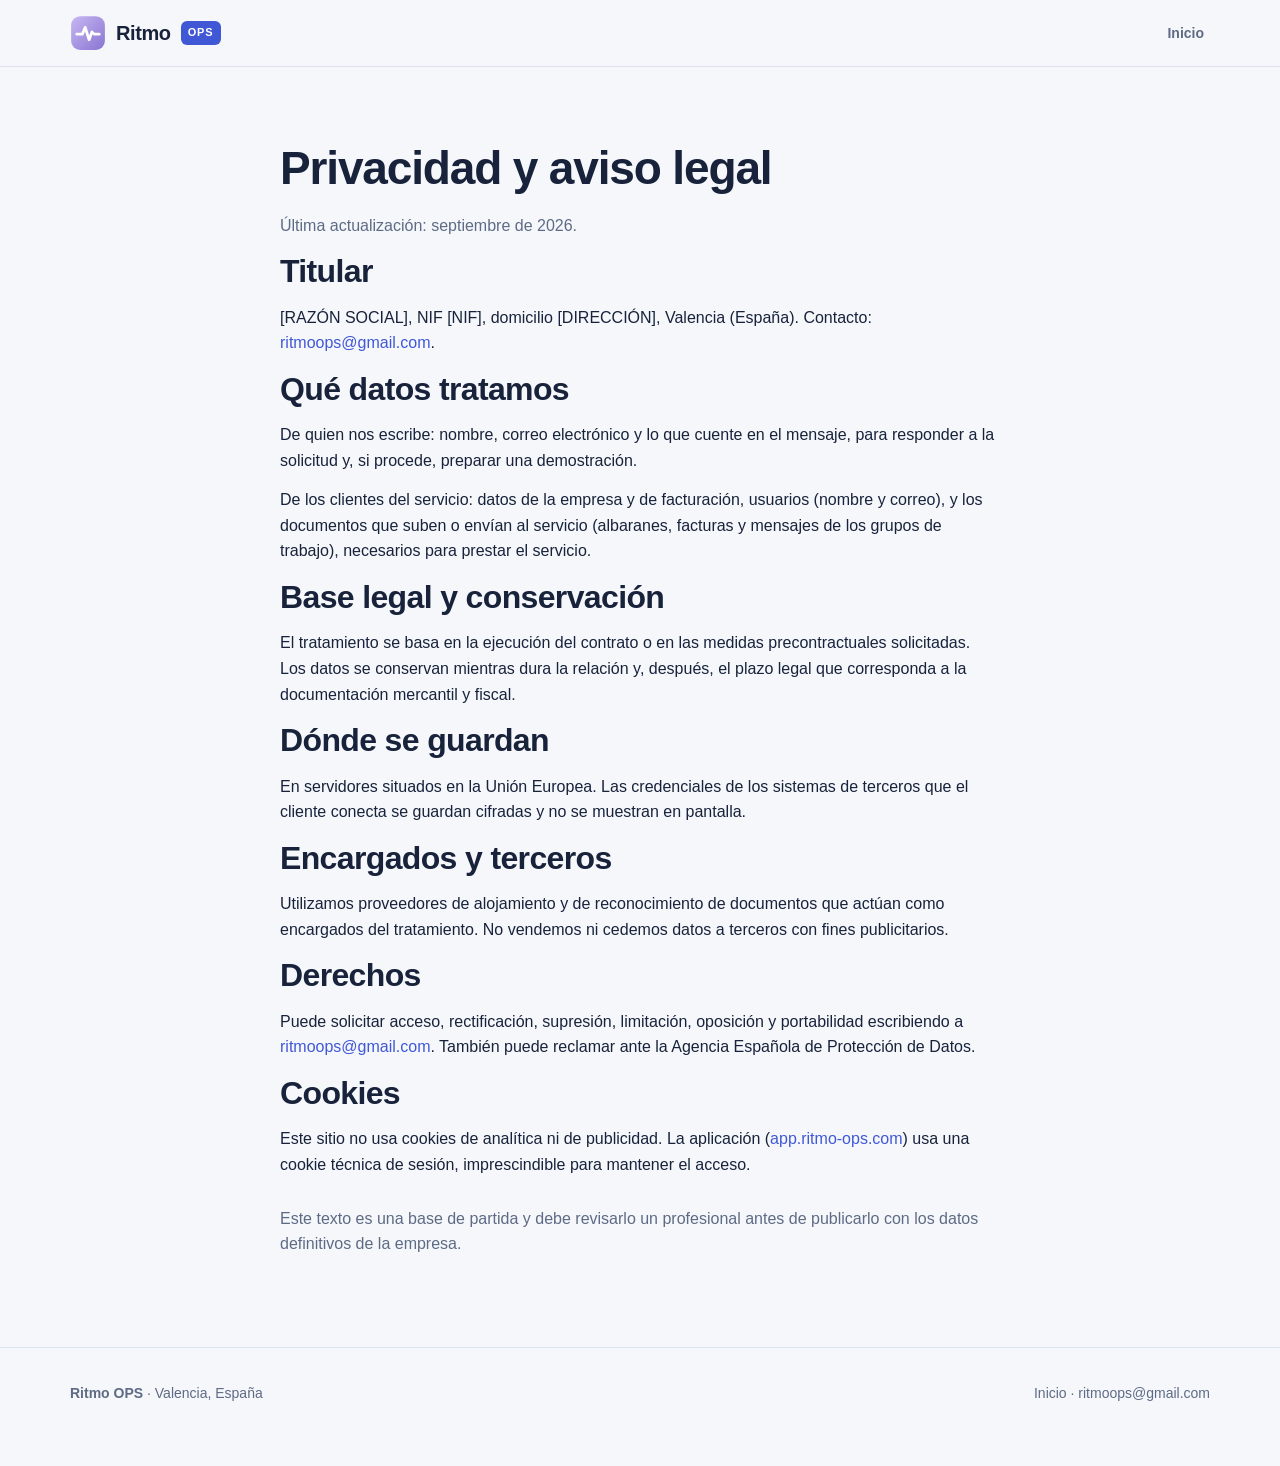
<file: privacidad.html>
<!doctype html>
<html lang="es">
<head>
<meta charset="utf-8">
<meta name="viewport" content="width=device-width, initial-scale=1">
<title>Privacidad y aviso legal — Ritmo OPS</title>
<meta name="description" content="Información sobre el tratamiento de datos en Ritmo OPS y aviso legal.">
<link rel="canonical" href="https://ritmo-ops.com/privacidad.html">
<meta name="robots" content="noindex, follow">
<link rel="icon" type="image/svg+xml" href="/favicon.svg">
<link rel="stylesheet" href="/style.css">
</head>
<body>
<header class="top"><div class="wrap">
  <a class="brand" href="/"><span class="mark"><svg viewBox="0 0 64 64" xmlns="http://www.w3.org/2000/svg" aria-hidden="true"><defs><linearGradient id="g" x1="0" y1="0" x2="1" y2="1"><stop offset="0" stop-color="#c7b8f2"/><stop offset="1" stop-color="#8a74d2"/></linearGradient></defs><rect x="2" y="2" width="60" height="60" rx="16" fill="url(#g)"/><path d="M12 34 H22 L27 22 L34 44 L39 30 L43 34 H52" fill="none" stroke="#fff" stroke-width="5" stroke-linecap="round" stroke-linejoin="round"/></svg></span>Ritmo <b>OPS</b></a>
  <div class="lang" style="margin-left:auto"><a href="/">Inicio</a></div>
</div></header>

<section>
  <div class="wrap" style="max-width:760px">
    <h1>Privacidad y aviso legal</h1>
    <p class="muted">Última actualización: septiembre de 2026.</p>

    <h2>Titular</h2>
    <p>[RAZÓN SOCIAL], NIF [NIF], domicilio [DIRECCIÓN], Valencia (España).
      Contacto: <a href="/#demo" data-copy="ritmoops@gmail.com" data-done="¡Copiado!" title="Clic para copiar">ritmoops@gmail.com</a>.</p>

    <h2>Qué datos tratamos</h2>
    <p>De quien nos escribe: nombre, correo electrónico y lo que cuente en el mensaje, para responder
      a la solicitud y, si procede, preparar una demostración.</p>
    <p>De los clientes del servicio: datos de la empresa y de facturación, usuarios (nombre y correo),
      y los documentos que suben o envían al servicio (albaranes, facturas y mensajes de los grupos de
      trabajo), necesarios para prestar el servicio.</p>

    <h2>Base legal y conservación</h2>
    <p>El tratamiento se basa en la ejecución del contrato o en las medidas precontractuales
      solicitadas. Los datos se conservan mientras dura la relación y, después, el plazo legal que
      corresponda a la documentación mercantil y fiscal.</p>

    <h2>Dónde se guardan</h2>
    <p>En servidores situados en la Unión Europea. Las credenciales de los sistemas de terceros que
      el cliente conecta se guardan cifradas y no se muestran en pantalla.</p>

    <h2>Encargados y terceros</h2>
    <p>Utilizamos proveedores de alojamiento y de reconocimiento de documentos que actúan como
      encargados del tratamiento. No vendemos ni cedemos datos a terceros con fines publicitarios.</p>

    <h2>Derechos</h2>
    <p>Puede solicitar acceso, rectificación, supresión, limitación, oposición y portabilidad
      escribiendo a <a href="/#demo" data-copy="ritmoops@gmail.com" data-done="¡Copiado!" title="Clic para copiar">ritmoops@gmail.com</a>. También puede
      reclamar ante la Agencia Española de Protección de Datos.</p>

    <h2>Cookies</h2>
    <p>Este sitio no usa cookies de analítica ni de publicidad. La aplicación
      (<a href="https://app.ritmo-ops.com">app.ritmo-ops.com</a>) usa una cookie técnica de sesión,
      imprescindible para mantener el acceso.</p>

    <p class="muted" style="margin-top:28px">Este texto es una base de partida y debe revisarlo un
      profesional antes de publicarlo con los datos definitivos de la empresa.</p>
  </div>
</section>

<footer><div class="wrap cols">
  <div class="legal"><p><strong>Ritmo OPS</strong> · Valencia, España</p></div>
  <div><p><a href="/">Inicio</a> · <a href="/#demo" data-copy="ritmoops@gmail.com" data-done="¡Copiado!" title="Clic para copiar">ritmoops@gmail.com</a></p></div>
</div></footer>
<script>
document.addEventListener("click", function (e) {
  var el = e.target.closest("[data-copy]");
  if (!el) return;
  e.preventDefault();
  if (el.dataset.busy) return;
  var was = el.textContent, done = el.getAttribute("data-done") || "OK";
  var show = function () {
    el.dataset.busy = "1"; el.textContent = done;
    setTimeout(function () { el.textContent = was; delete el.dataset.busy; }, 1600);
  };
  var txt = el.getAttribute("data-copy");
  if (navigator.clipboard && navigator.clipboard.writeText) navigator.clipboard.writeText(txt).then(show, show);
  else {
    var i = document.createElement("textarea");
    i.value = txt; i.setAttribute("readonly", ""); i.style.position = "fixed"; i.style.opacity = "0";
    document.body.appendChild(i); i.select();
    try { document.execCommand("copy"); } catch (err) {}
    i.remove(); show();
  }
});
</script>
</body>
</html>
</file>
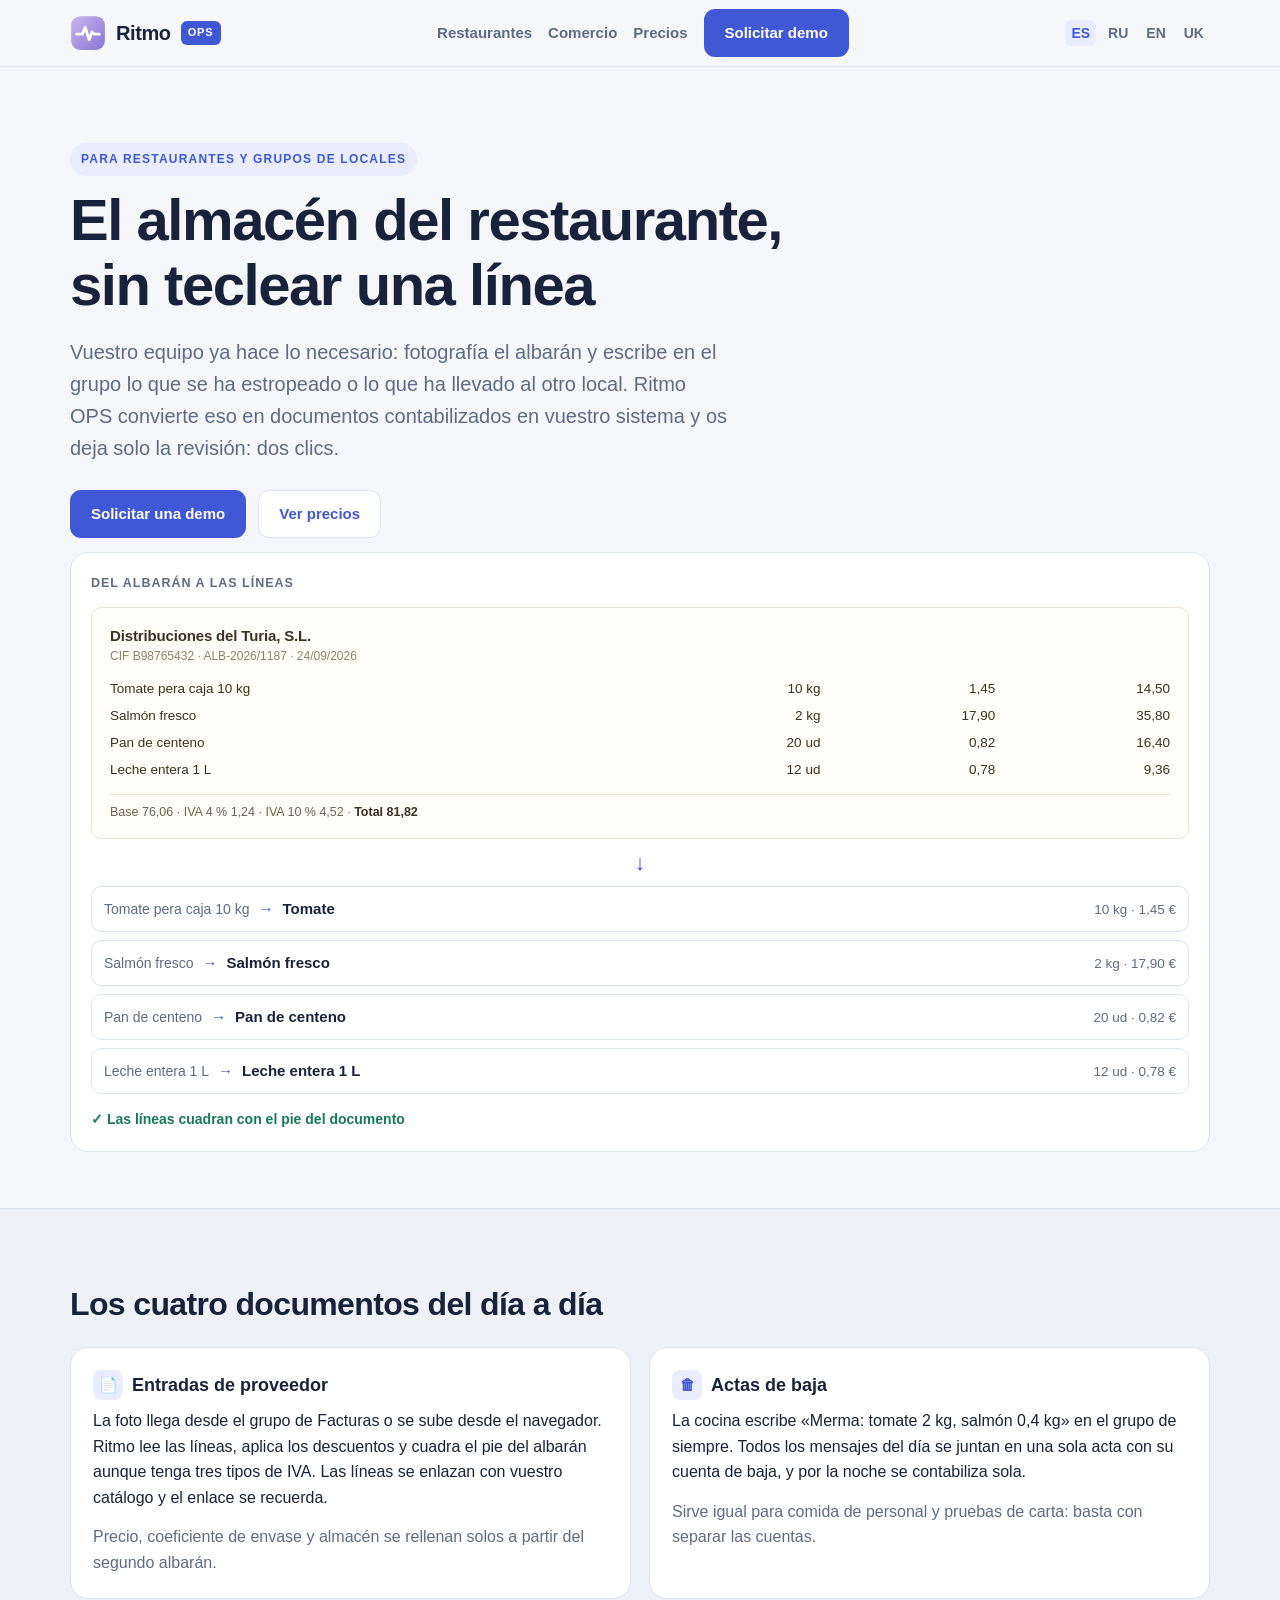
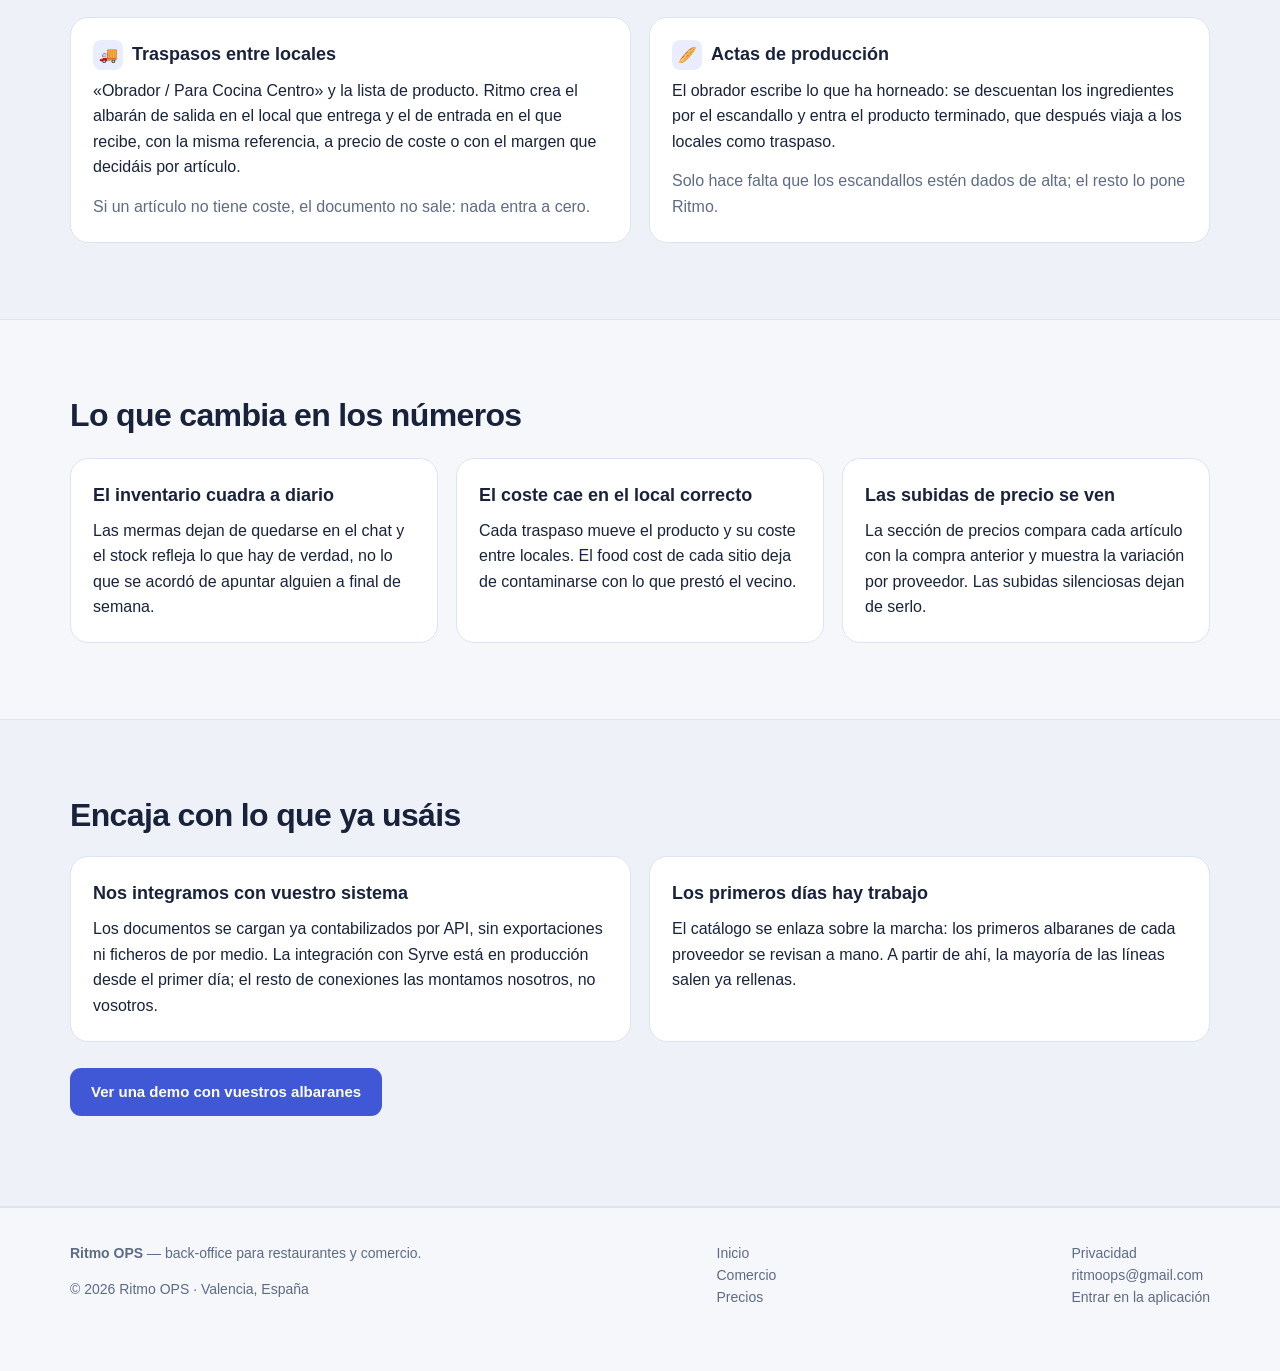
<file: restaurantes.html>
<!doctype html>
<html lang="es">
<head>
<meta charset="utf-8">
<meta name="viewport" content="width=device-width, initial-scale=1">
<title>Software para restaurantes: albaranes, mermas y food cost automáticos — Ritmo OPS</title>
<meta name="description" content="Automatiza el almacén de tu restaurante: OCR de albaranes, actas de baja desde el grupo de Telegram, traspasos entre locales y producción, todo contabilizado en dos clics.">
<link rel="canonical" href="https://ritmo-ops.com/restaurantes.html">
<meta property="og:type" content="article">
<meta property="og:url" content="https://ritmo-ops.com/restaurantes.html">
<meta property="og:title" content="Software para restaurantes: albaranes, mermas y food cost automáticos">
<meta property="og:description" content="De la foto del albarán al documento contabilizado. Mermas y traspasos desde el chat del equipo.">
<meta property="og:image" content="https://ritmo-ops.com/og.png">
<link rel="icon" type="image/svg+xml" href="/favicon.svg">
<link rel="stylesheet" href="/style.css">
</head>
<body>

<header class="top">
  <div class="wrap">
    <a class="brand" href="/">
      <span class="mark"><svg viewBox="0 0 64 64" xmlns="http://www.w3.org/2000/svg" aria-hidden="true"><defs><linearGradient id="g" x1="0" y1="0" x2="1" y2="1"><stop offset="0" stop-color="#c7b8f2"/><stop offset="1" stop-color="#8a74d2"/></linearGradient></defs><rect x="2" y="2" width="60" height="60" rx="16" fill="url(#g)"/><path d="M12 34 H22 L27 22 L34 44 L39 30 L43 34 H52" fill="none" stroke="#fff" stroke-width="5" stroke-linecap="round" stroke-linejoin="round"/></svg></span>
      Ritmo <b>OPS</b>
    </a>
    <nav class="menu">
      <a href="/restaurantes.html">Restaurantes</a>
      <a href="/comercio.html">Comercio</a>
      <a href="/#precios">Precios</a>
      <a class="btn" href="/#demo">Solicitar demo</a>
    </nav>
    <div class="lang" style="margin-left:auto">
      <a href="/" aria-current="page">ES</a><a href="/ru.html">RU</a><a href="/en.html">EN</a><a href="/uk.html">UK</a>
    </div>
  </div>
</header>

<section class="hero">
  <div class="wrap">
    <p class="eyebrow">Para restaurantes y grupos de locales</p>
    <h1>El almacén del restaurante, sin teclear una línea</h1>
    <p class="lead">Vuestro equipo ya hace lo necesario: fotografía el albarán y escribe en el grupo
      lo que se ha estropeado o lo que ha llevado al otro local. Ritmo OPS convierte eso en
      documentos contabilizados en vuestro sistema y os deja solo la revisión: dos clics.</p>
    <div class="cta">
      <a class="btn" href="/#demo">Solicitar una demo</a>
      <a class="btn ghost" href="/#precios">Ver precios</a>
    </div>

<div class="demo">
  <h4>Del albar&aacute;n a las l&iacute;neas</h4>
  <div class="paper">
    <div class="ph">Distribuciones del Turia, S.L.</div>
    <div class="pm">CIF B98765432 &middot; ALB-2026/1187 &middot; 24/09/2026</div>
    <table>
      <tr><td>Tomate pera caja 10 kg</td><td class="n">10 kg</td><td class="n">1,45</td><td class="n">14,50</td></tr>
      <tr><td>Salm&oacute;n fresco</td><td class="n">2 kg</td><td class="n">17,90</td><td class="n">35,80</td></tr>
      <tr><td>Pan de centeno</td><td class="n">20 ud</td><td class="n">0,82</td><td class="n">16,40</td></tr>
      <tr><td>Leche entera 1 L</td><td class="n">12 ud</td><td class="n">0,78</td><td class="n">9,36</td></tr>
    </table>
    <div class="pf">Base 76,06 &middot; IVA 4 % 1,24 &middot; IVA 10 % 4,52 &middot; <b>Total 81,82</b></div>
  </div>
  <div class="arrowdown">&darr;</div>
  <div class="match-list">
    <div class="mrow"><span class="src">Tomate pera caja 10 kg</span><span class="to">&rarr;</span><span class="dst">Tomate</span><span class="qty">10 kg &middot; 1,45 &euro;</span></div>
    <div class="mrow"><span class="src">Salm&oacute;n fresco</span><span class="to">&rarr;</span><span class="dst">Salm&oacute;n fresco</span><span class="qty">2 kg &middot; 17,90 &euro;</span></div>
    <div class="mrow"><span class="src">Pan de centeno</span><span class="to">&rarr;</span><span class="dst">Pan de centeno</span><span class="qty">20 ud &middot; 0,82 &euro;</span></div>
    <div class="mrow"><span class="src">Leche entera 1 L</span><span class="to">&rarr;</span><span class="dst">Leche entera 1 L</span><span class="qty">12 ud &middot; 0,78 &euro;</span></div>
  </div>
  <p class="ok-line">&check; Las l&iacute;neas cuadran con el pie del documento</p>
</div>  </div>
</section>

<section class="tint">
  <div class="wrap">
    <h2>Los cuatro documentos del día a día</h2>
    <div class="grid g2" style="margin-top:24px">
      <div class="card">
        <h3><span class="ico">📄</span> Entradas de proveedor</h3>
        <p>La foto llega desde el grupo de Facturas o se sube desde el navegador. Ritmo lee las
          líneas, aplica los descuentos y cuadra el pie del albarán aunque tenga tres tipos de IVA.
          Las líneas se enlazan con vuestro catálogo y el enlace se recuerda.</p>
        <p class="muted">Precio, coeficiente de envase y almacén se rellenan solos a partir del segundo albarán.</p>
      </div>
      <div class="card">
        <h3><span class="ico">🗑</span> Actas de baja</h3>
        <p>La cocina escribe «Merma: tomate 2 kg, salmón 0,4 kg» en el grupo de siempre. Todos los
          mensajes del día se juntan en una sola acta con su cuenta de baja, y por la noche se
          contabiliza sola.</p>
        <p class="muted">Sirve igual para comida de personal y pruebas de carta: basta con separar las cuentas.</p>
      </div>
      <div class="card">
        <h3><span class="ico">🚚</span> Traspasos entre locales</h3>
        <p>«Obrador / Para Cocina Centro» y la lista de producto. Ritmo crea el albarán de salida en
          el local que entrega y el de entrada en el que recibe, con la misma referencia, a precio
          de coste o con el margen que decidáis por artículo.</p>
        <p class="muted">Si un artículo no tiene coste, el documento no sale: nada entra a cero.</p>
      </div>
      <div class="card">
        <h3><span class="ico">🥖</span> Actas de producción</h3>
        <p>El obrador escribe lo que ha horneado: se descuentan los ingredientes por el escandallo y
          entra el producto terminado, que después viaja a los locales como traspaso.</p>
        <p class="muted">Solo hace falta que los escandallos estén dados de alta; el resto lo pone Ritmo.</p>
      </div>
    </div>
  </div>
</section>

<section>
  <div class="wrap">
    <h2>Lo que cambia en los números</h2>
    <div class="grid g3" style="margin-top:24px">
      <div class="card">
        <h3>El inventario cuadra a diario</h3>
        <p>Las mermas dejan de quedarse en el chat y el stock refleja lo que hay de verdad, no lo
          que se acordó de apuntar alguien a final de semana.</p>
      </div>
      <div class="card">
        <h3>El coste cae en el local correcto</h3>
        <p>Cada traspaso mueve el producto y su coste entre locales. El food cost de cada sitio deja
          de contaminarse con lo que prestó el vecino.</p>
      </div>
      <div class="card">
        <h3>Las subidas de precio se ven</h3>
        <p>La sección de precios compara cada artículo con la compra anterior y muestra la variación
          por proveedor. Las subidas silenciosas dejan de serlo.</p>
      </div>
    </div>
  </div>
</section>

<section class="tint">
  <div class="wrap">
    <h2>Encaja con lo que ya usáis</h2>
    <div class="grid g2" style="margin-top:22px">
      <div class="card">
        <h3>Nos integramos con vuestro sistema</h3>
        <p>Los documentos se cargan ya contabilizados por API, sin exportaciones ni ficheros de por
          medio. La integración con Syrve está en producción desde el primer día; el resto de
          conexiones las montamos nosotros, no vosotros.</p>
      </div>
      <div class="card">
        <h3>Los primeros días hay trabajo</h3>
        <p>El catálogo se enlaza sobre la marcha: los primeros albaranes de cada proveedor se
          revisan a mano. A partir de ahí, la mayoría de las líneas salen ya rellenas.</p>
      </div>
    </div>
    <p style="margin-top:26px"><a class="btn" href="/#demo">Ver una demo con vuestros albaranes</a></p>
  </div>
</section>

<footer>
  <div class="wrap cols">
    <div class="legal">
      <p><strong>Ritmo OPS</strong> — back-office para restaurantes y comercio.</p>
      <p>© 2026 Ritmo OPS · Valencia, España</p>
    </div>
    <div>
      <p><a href="/">Inicio</a><br><a href="/comercio.html">Comercio</a><br><a href="/#precios">Precios</a></p>
    </div>
    <div>
      <p><a href="/privacidad.html">Privacidad</a><br>
        <a href="/#demo" data-copy="ritmoops@gmail.com" data-done="¡Copiado!" title="Clic para copiar">ritmoops@gmail.com</a><br>
        <a href="https://app.ritmo-ops.com">Entrar en la aplicación</a></p>
    </div>
  </div>
</footer>

<script>
document.addEventListener("click", function (e) {
  var el = e.target.closest("[data-copy]");
  if (!el) return;
  e.preventDefault();
  if (el.dataset.busy) return;
  var was = el.textContent, done = el.getAttribute("data-done") || "OK";
  var show = function () {
    el.dataset.busy = "1"; el.textContent = done;
    setTimeout(function () { el.textContent = was; delete el.dataset.busy; }, 1600);
  };
  var txt = el.getAttribute("data-copy");
  if (navigator.clipboard && navigator.clipboard.writeText) navigator.clipboard.writeText(txt).then(show, show);
  else {
    var i = document.createElement("textarea");
    i.value = txt; i.setAttribute("readonly", ""); i.style.position = "fixed"; i.style.opacity = "0";
    document.body.appendChild(i); i.select();
    try { document.execCommand("copy"); } catch (err) {}
    i.remove(); show();
  }
});
</script>
</body>
</html>
</file>
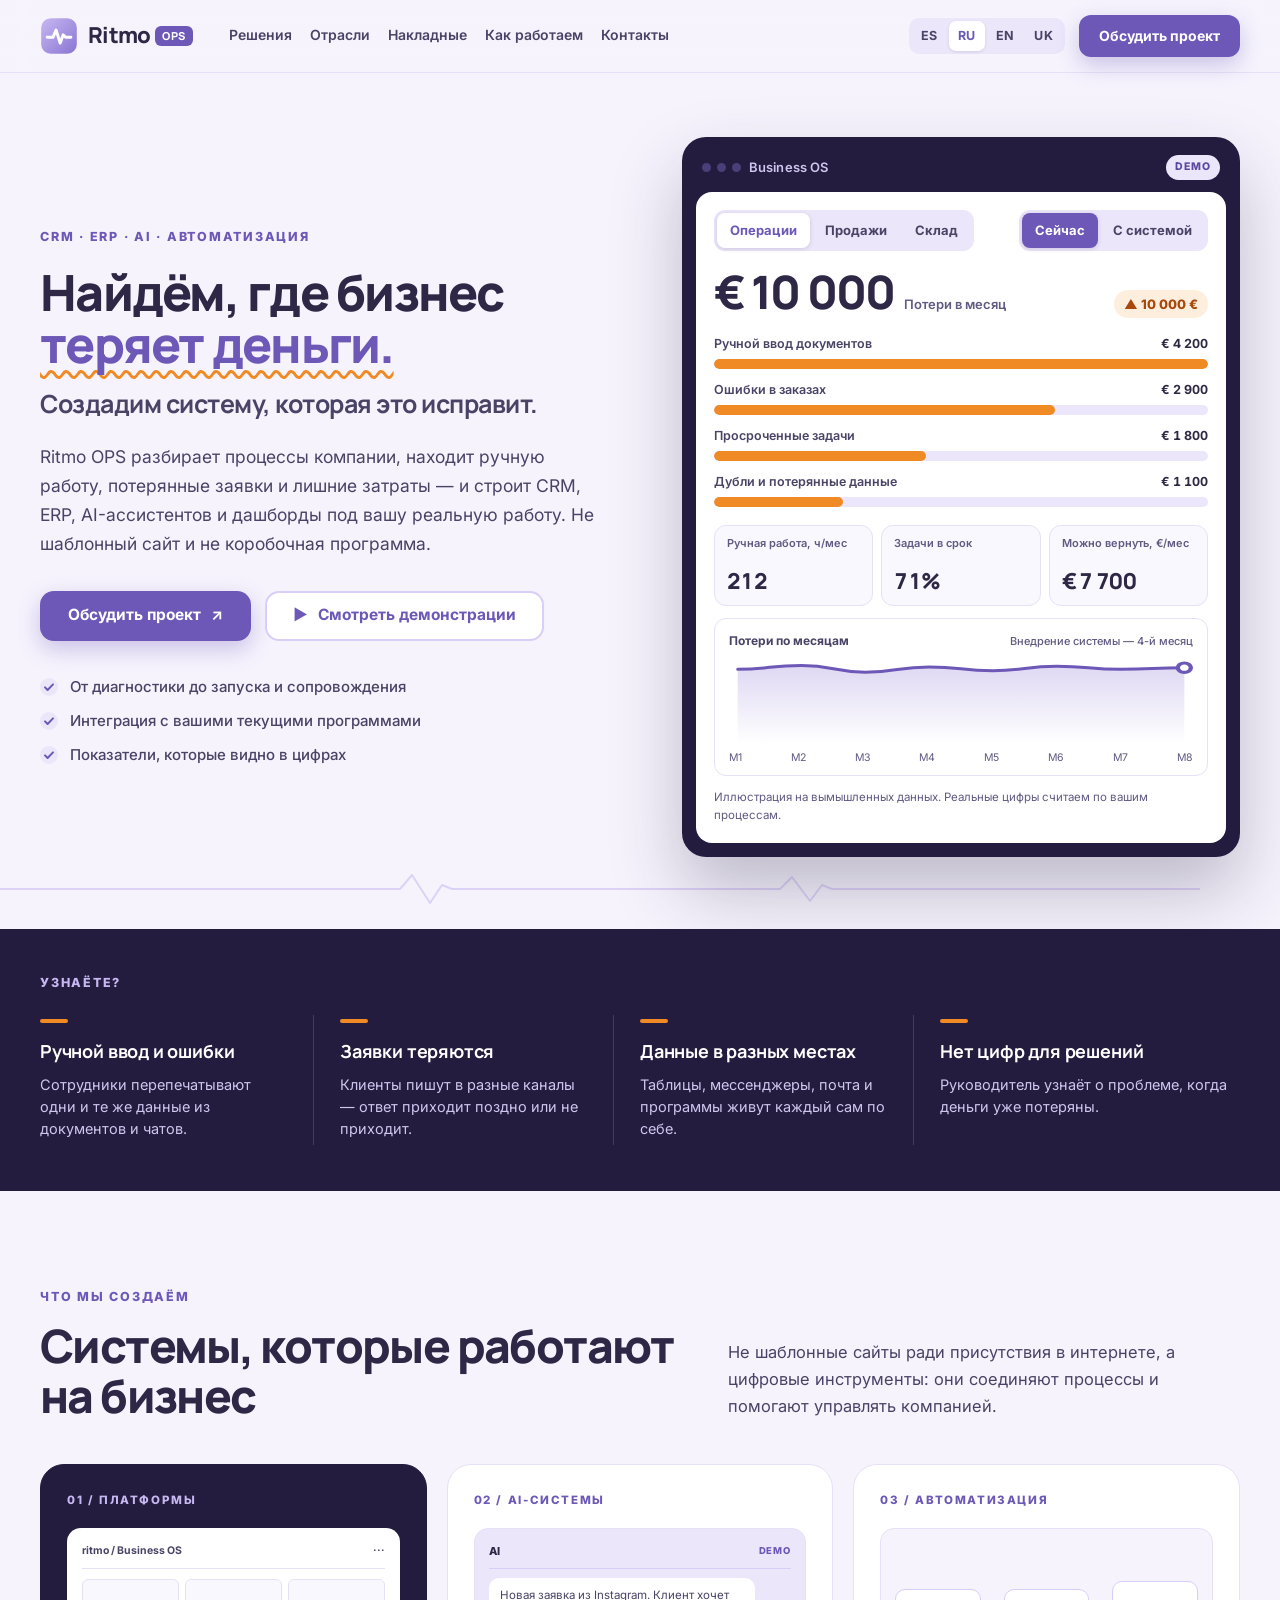
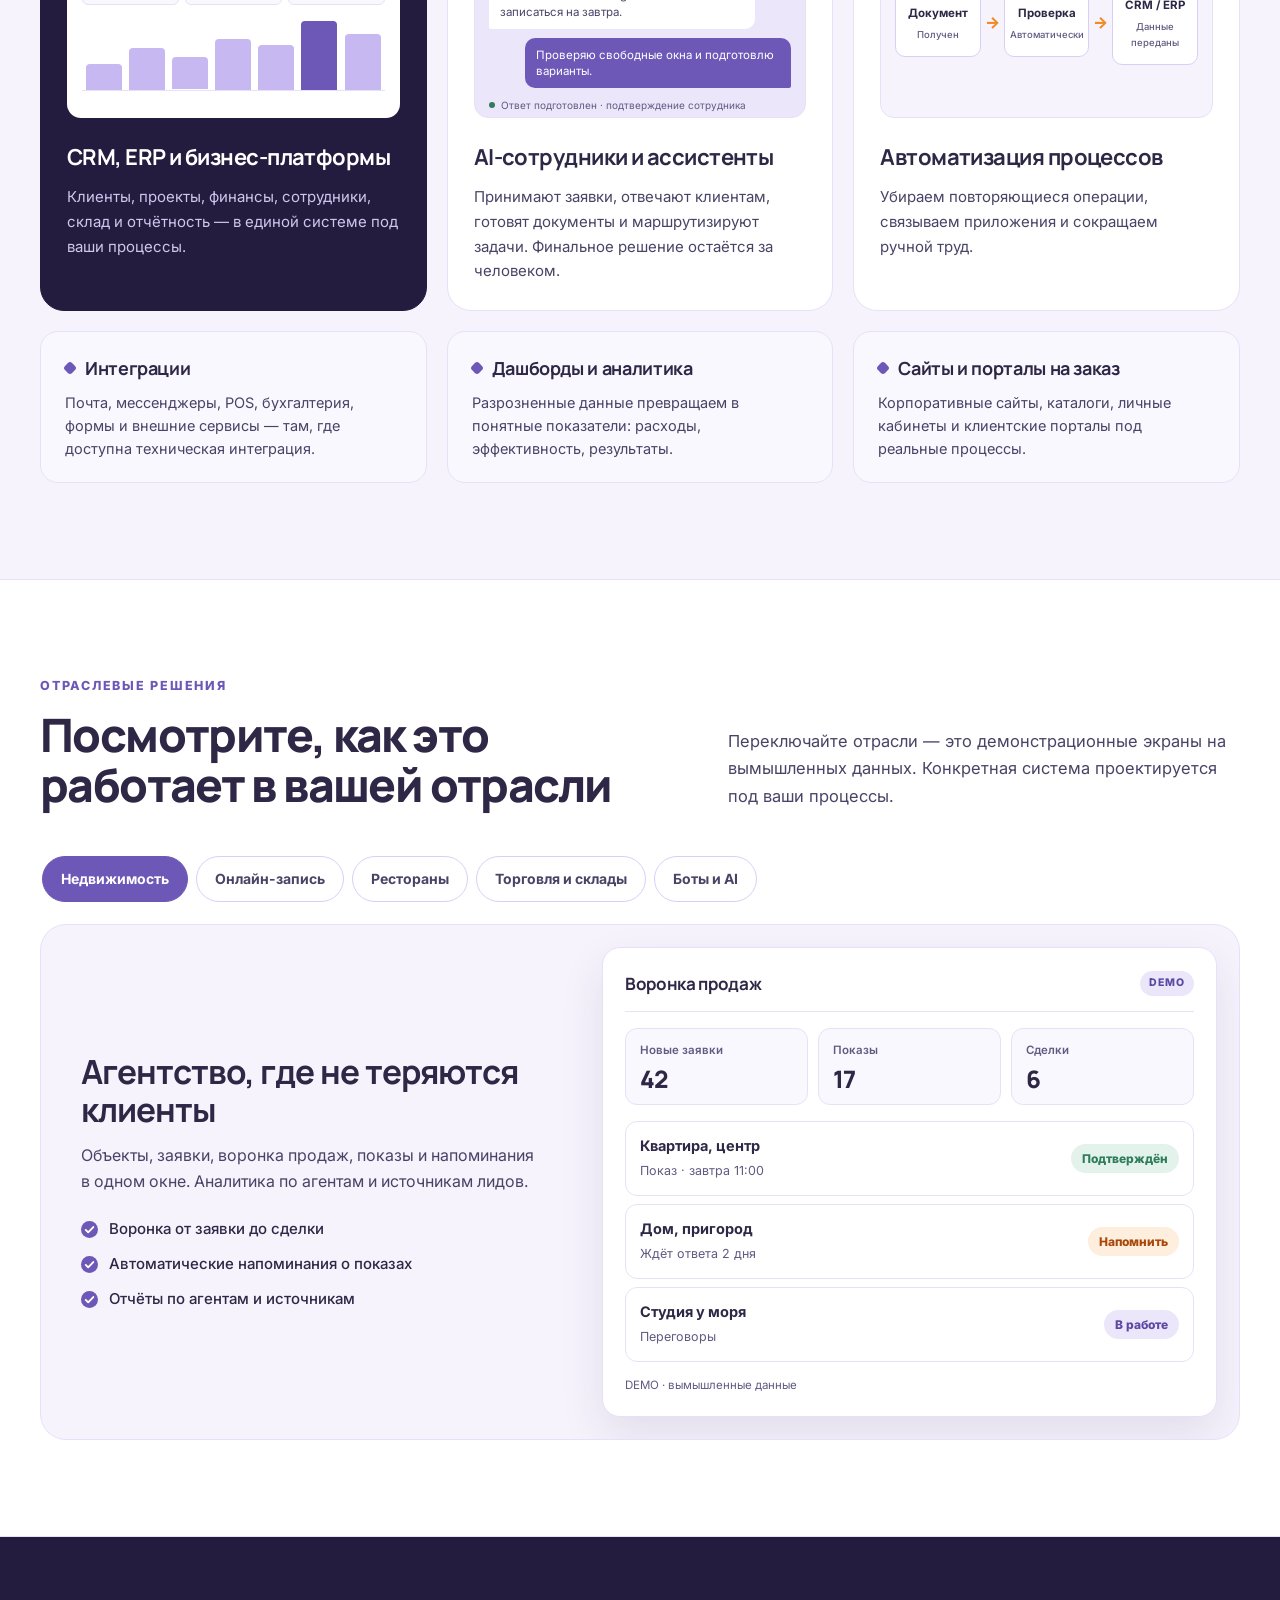
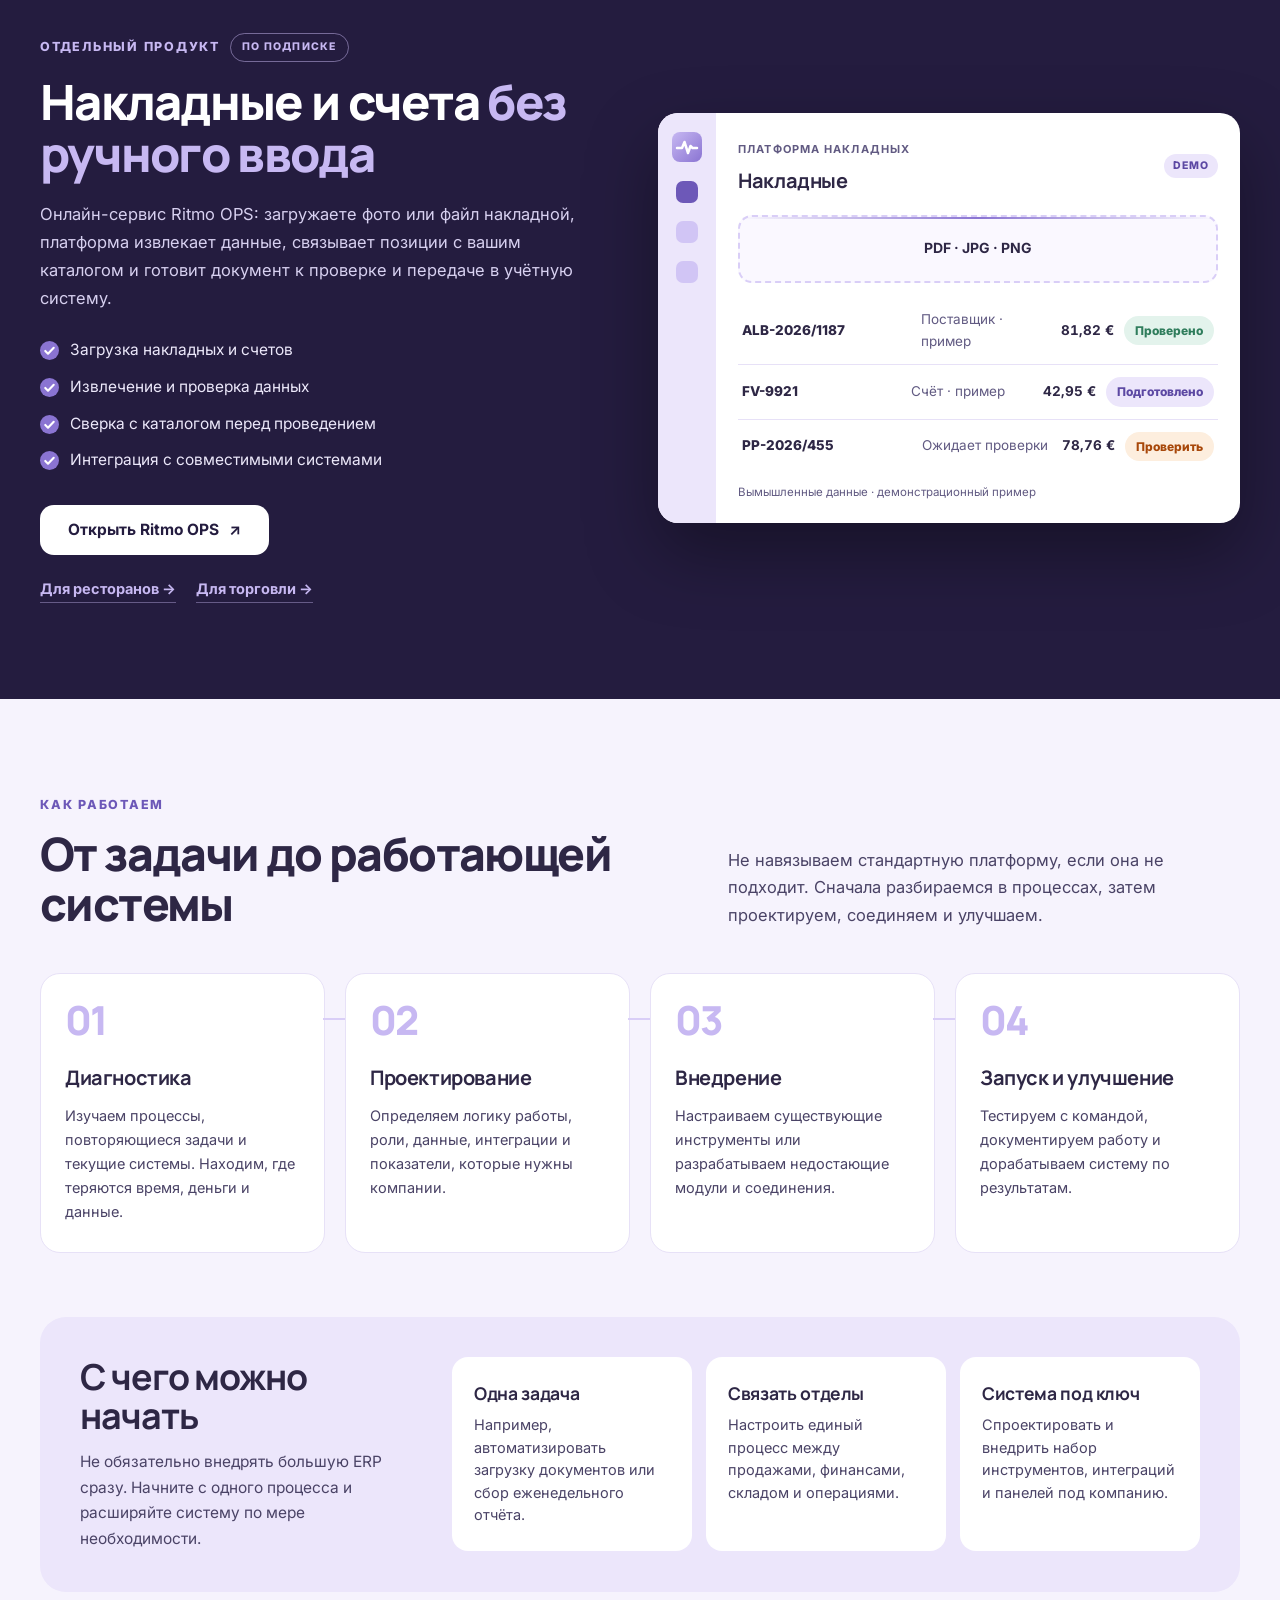
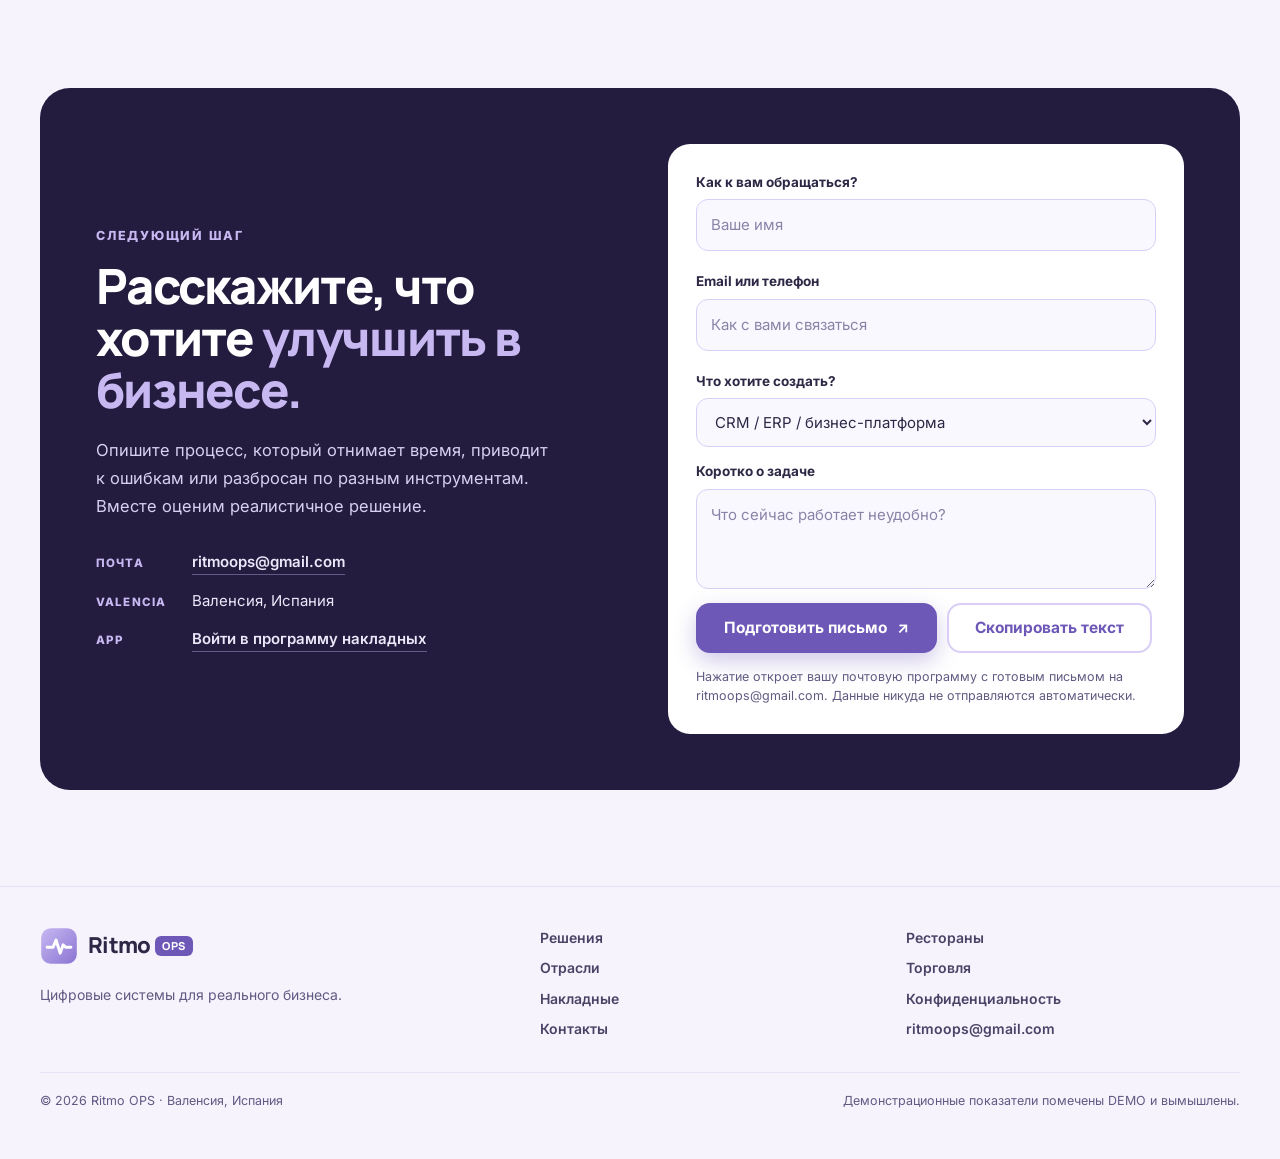
<file: ru.html>
<!doctype html>
<html lang="ru" class="no-js">
<head>
<meta charset="utf-8">
<meta name="viewport" content="width=device-width, initial-scale=1">
<title>Ritmo OPS — CRM, ERP, AI-ассистенты и автоматизация бизнеса</title>
<meta name="description" content="Ritmo OPS находит, где бизнес теряет деньги, и создаёт системы, которые это исправляют: CRM, ERP, AI-ассистенты, интеграции, дашборды и сервис накладных по подписке. Валенсия, Испания.">
<link rel="canonical" href="https://ritmo-ops.com/ru.html">
<link rel="alternate" hreflang="es" href="https://ritmo-ops.com/"><link rel="alternate" hreflang="ru" href="https://ritmo-ops.com/ru.html"><link rel="alternate" hreflang="en" href="https://ritmo-ops.com/en.html"><link rel="alternate" hreflang="uk" href="https://ritmo-ops.com/uk.html"><link rel="alternate" hreflang="x-default" href="https://ritmo-ops.com/">
<meta property="og:type" content="website"><meta property="og:site_name" content="Ritmo OPS"><meta property="og:locale" content="ru_RU">
<meta property="og:url" content="https://ritmo-ops.com/ru.html"><meta property="og:title" content="Ritmo OPS — CRM, ERP, AI-ассистенты и автоматизация бизнеса"><meta property="og:description" content="Ritmo OPS находит, где бизнес теряет деньги, и создаёт системы, которые это исправляют: CRM, ERP, AI-ассистенты, интеграции, дашборды и сервис накладных по подписке. Валенсия, Испания."><meta property="og:image" content="https://ritmo-ops.com/og.png">
<meta name="twitter:card" content="summary_large_image">
<meta name="theme-color" content="#6d58b8">
<link rel="icon" type="image/svg+xml" href="/favicon.svg">
<link rel="preconnect" href="https://fonts.googleapis.com"><link rel="preconnect" href="https://fonts.gstatic.com" crossorigin>
<link rel="stylesheet" href="/home.css">
<script type="application/ld+json">{"@context": "https://schema.org", "@type": "Organization", "name": "Ritmo OPS", "url": "https://ritmo-ops.com/", "logo": "https://ritmo-ops.com/favicon.svg", "email": "ritmoops@gmail.com", "address": {"@type": "PostalAddress", "addressLocality": "Valencia", "addressCountry": "ES"}, "description": "Ritmo OPS находит, где бизнес теряет деньги, и создаёт системы, которые это исправляют: CRM, ERP, AI-ассистенты, интеграции, дашборды и сервис накладных по подписке. Валенсия, Испания."}</script>
</head>
<body>
<a class="skip" href="#main">Перейти к содержимому</a>
<header class="site-head"><div class="wrap head-in">
  <a class="brand" href="/ru.html" aria-label="Ritmo OPS — Решения"><span class="mark"><svg viewBox="0 0 64 64" xmlns="http://www.w3.org/2000/svg" aria-hidden="true" focusable="false"><defs><linearGradient id="lg1" x1="0" y1="0" x2="1" y2="1"><stop offset="0" stop-color="#c7b8f2"/><stop offset="1" stop-color="#8a74d2"/></linearGradient></defs><rect x="2" y="2" width="60" height="60" rx="16" fill="url(#lg1)"/><path d="M12 34 H22 L27 22 L34 44 L39 30 L43 34 H52" fill="none" stroke="#fff" stroke-width="5" stroke-linecap="round" stroke-linejoin="round"/></svg></span><span class="word">Ritmo<b>OPS</b></span></a>
  <nav class="nav" id="nav" aria-label="Menu">
    <a href="#solutions">Решения</a><a href="#industries">Отрасли</a><a href="#invoices">Накладные</a><a href="#process">Как работаем</a><a href="#contact">Контакты</a>
  </nav>
  <div class="head-right">
    <div class="lang" aria-label="Language"><a href="/" hreflang="es" lang="es">ES</a><a href="/ru.html" hreflang="ru" lang="ru" aria-current="page">RU</a><a href="/en.html" hreflang="en" lang="en">EN</a><a href="/uk.html" hreflang="uk" lang="uk">UK</a></div>
    <a class="btn btn-primary btn-sm head-cta" href="#contact">Обсудить проект</a>
    <button class="burger" type="button" aria-expanded="false" aria-controls="nav" aria-label="Меню"><span></span></button>
  </div>
</div></header>

<main id="main">
<section class="hero" id="top">
  <div class="wrap hero-grid">
    <div class="reveal">
      <p class="eyebrow">CRM · ERP · AI · АВТОМАТИЗАЦИЯ</p>
      <h1>Найдём, где бизнес <span class="leak">теряет деньги.</span><span class="sub">Создадим систему, которая это исправит.</span></h1>
      <p class="lead">Ritmo OPS разбирает процессы компании, находит ручную работу, потерянные заявки и лишние затраты — и строит CRM, ERP, AI-ассистентов и дашборды под вашу реальную работу. Не шаблонный сайт и не коробочная программа.</p>
      <div class="cta-row"><a class="btn btn-primary" href="#contact">Обсудить проект <span aria-hidden="true">↗</span></a><a class="btn btn-outline" href="#industries"><span aria-hidden="true">▶</span> Смотреть демонстрации</a></div>
      <ul class="points"><li>От диагностики до запуска и сопровождения</li><li>Интеграция с вашими текущими программами</li><li>Показатели, которые видно в цифрах</li></ul>
    </div>
    
<div class="dash reveal" id="dash" data-state="now" aria-label="Business OS — DEMO">
  <div class="dash-bar"><span class="ttl"><span class="dots" aria-hidden="true"><i></i><i></i><i></i></span> Business OS</span><span class="demo-pill">DEMO</span></div>
  <div class="dash-body">
    <div class="dash-ctl">
      <div class="seg" role="tablist" aria-label="Где уходят деньги"><button type="button" role="tab" aria-selected="true" tabindex="0" data-dtab="0">Операции</button><button type="button" role="tab" aria-selected="false" tabindex="-1" data-dtab="1">Продажи</button><button type="button" role="tab" aria-selected="false" tabindex="-1" data-dtab="2">Склад</button></div>
      <div class="seg state" role="group" aria-label="Сейчас / С системой"><button type="button" data-state="now" aria-pressed="true">Сейчас</button><button type="button" data-state="after" aria-pressed="false">С системой</button></div>
    </div>
    <div class="leak-total"><span class="n" id="leakTotal" aria-live="polite">€ 0</span><span class="l">Потери в месяц</span><span class="delta" id="leakDelta"></span></div>
    <div class="bars" id="bars"></div>
    <div class="kpis"><div class="kpi"><small>Ручная работа, ч/мес</small><strong data-kpi>0</strong></div><div class="kpi"><small>Задачи в срок</small><strong data-kpi>0</strong></div><div class="kpi"><small>Можно вернуть, €/мес</small><strong data-kpi>0</strong></div></div>
    <div class="chart">
      <div class="chart-h"><span>Потери по месяцам</span><small>Внедрение системы — 4-й месяц</small></div>
      <svg viewBox="0 0 320 92" preserveAspectRatio="none" role="img" aria-label="Потери по месяцам">
        <defs><linearGradient id="chg" x1="0" y1="0" x2="0" y2="1"><stop offset="0" stop-color="#8a74d2" stop-opacity=".28"/><stop offset="1" stop-color="#8a74d2" stop-opacity="0"/></linearGradient></defs>
        <line id="chMark" x1="138" y1="4" x2="138" y2="86" stroke="#c7b8f2" stroke-width="1.5" stroke-dasharray="4 4" style="opacity:0;transition:opacity .4s"/>
        <path id="chArea" fill="url(#chg)" d=""/>
        <path id="chLine" fill="none" stroke="#6d58b8" stroke-width="3" stroke-linecap="round" stroke-linejoin="round" vector-effect="non-scaling-stroke" d=""/>
        <circle id="chDots" r="4.5" fill="#fff" stroke="#6d58b8" stroke-width="3" cx="0" cy="0"/>
      </svg>
      <div class="ax"><span>М1</span><span>М2</span><span>М3</span><span>М4</span><span>М5</span><span>М6</span><span>М7</span><span>М8</span></div>
    </div>
    <p class="dash-note">Иллюстрация на вымышленных данных. Реальные цифры считаем по вашим процессам.</p>
  </div>
</div>
  </div>
  <svg class="pulse-line" viewBox="0 0 1200 40" preserveAspectRatio="none" aria-hidden="true"><path d="M0 22 H380 L400 22 L412 8 L430 36 L442 18 L452 22 H760 L780 22 L792 10 L810 34 L822 18 L832 22 H1200"/></svg>
</section>

<section class="pains" aria-label="Узнаёте?"><div class="wrap">
  <p class="eyebrow">Узнаёте?</p>
  <div class="pain-grid"><article class="pain"><h3>Ручной ввод и ошибки</h3><p>Сотрудники перепечатывают одни и те же данные из документов и чатов.</p></article><article class="pain"><h3>Заявки теряются</h3><p>Клиенты пишут в разные каналы — ответ приходит поздно или не приходит.</p></article><article class="pain"><h3>Данные в разных местах</h3><p>Таблицы, мессенджеры, почта и программы живут каждый сам по себе.</p></article><article class="pain"><h3>Нет цифр для решений</h3><p>Руководитель узнаёт о проблеме, когда деньги уже потеряны.</p></article></div>
</div></section>

<section class="section" id="solutions"><div class="wrap">
  <div class="sec-head reveal"><div><p class="eyebrow">Что мы создаём</p><h2>Системы, которые работают на бизнес</h2></div><p class="lead">Не шаблонные сайты ради присутствия в интернете, а цифровые инструменты: они соединяют процессы и помогают управлять компанией.</p></div>
  <div class="grid3"><article class="feat dark reveal"><span class="k">01 / ПЛАТФОРМЫ</span><div class="vis vis-plat"><div class="top"><span>ritmo / Business OS</span><span>···</span></div><div class="kp"><i></i><i></i><i></i></div><div class="bb"><b class="" style="--h:34%;--i:0"></b><b class="" style="--h:56%;--i:1"></b><b class="" style="--h:43%;--i:2"></b><b class="" style="--h:68%;--i:3"></b><b class="" style="--h:60%;--i:4"></b><b class="hi" style="--h:92%;--i:5"></b><b class="" style="--h:74%;--i:6"></b></div></div><h3>CRM, ERP и бизнес-платформы</h3><p>Клиенты, проекты, финансы, сотрудники, склад и отчётность — в единой системе под ваши процессы.</p></article><article class="feat reveal"><span class="k">02 / AI-СИСТЕМЫ</span><div class="vis vis-chat"><div class="hd">AI<span>DEMO</span></div><div class="m">Новая заявка из Instagram. Клиент хочет записаться на завтра.</div><div class="m out">Проверяю свободные окна и подготовлю варианты.</div><div class="ft">Ответ подготовлен · подтверждение сотрудника</div></div><h3>AI-сотрудники и ассистенты</h3><p>Принимают заявки, отвечают клиентам, готовят документы и маршрутизируют задачи. Финальное решение остаётся за человеком.</p></article><article class="feat reveal"><span class="k">03 / АВТОМАТИЗАЦИЯ</span><div class="vis vis-flow"><div class="nd">Документ<small>Получен</small></div><span class="ar" aria-hidden="true">→</span><div class="nd">Проверка<small>Автоматически</small></div><span class="ar" aria-hidden="true">→</span><div class="nd">CRM / ERP<small>Данные переданы</small></div></div><h3>Автоматизация процессов</h3><p>Убираем повторяющиеся операции, связываем приложения и сокращаем ручной труд.</p></article></div>
  <div class="compact"><article class="cmp reveal"><h3>Интеграции</h3><p>Почта, мессенджеры, POS, бухгалтерия, формы и внешние сервисы — там, где доступна техническая интеграция.</p></article><article class="cmp reveal"><h3>Дашборды и аналитика</h3><p>Разрозненные данные превращаем в понятные показатели: расходы, эффективность, результаты.</p></article><article class="cmp reveal"><h3>Сайты и порталы на заказ</h3><p>Корпоративные сайты, каталоги, личные кабинеты и клиентские порталы под реальные процессы.</p></article></div>
</div></section>

<section class="section ind" id="industries"><div class="wrap">
  <div class="sec-head reveal"><div><p class="eyebrow">Отраслевые решения</p><h2>Посмотрите, как это работает в вашей отрасли</h2></div><p class="lead">Переключайте отрасли — это демонстрационные экраны на вымышленных данных. Конкретная система проектируется под ваши процессы.</p></div>
  <div id="ind">
    <div class="tabs" id="indTabs" role="tablist" aria-label="Отраслевые решения"></div>
    <div class="ind-grid" id="indPanel" role="tabpanel"></div>
  </div>
</div></section>

<section class="inv" id="invoices"><span id="precios"></span><div class="wrap inv-grid">
  <div class="reveal">
    <p class="eyebrow">ОТДЕЛЬНЫЙ ПРОДУКТ<span class="badge">ПО ПОДПИСКЕ</span></p>
    <h2>Накладные и счета <em>без ручного ввода</em></h2>
    <p class="lead">Онлайн-сервис Ritmo OPS: загружаете фото или файл накладной, платформа извлекает данные, связывает позиции с вашим каталогом и готовит документ к проверке и передаче в учётную систему.</p>
    <ul><li>Загрузка накладных и счетов</li><li>Извлечение и проверка данных</li><li>Сверка с каталогом перед проведением</li><li>Интеграция с совместимыми системами</li></ul>
    <a class="btn btn-light" href="https://app.ritmo-ops.com" target="_blank" rel="noopener">Открыть Ritmo OPS <span aria-hidden="true">↗</span></a>
    <div class="links"><a href="/restaurantes.html">Для ресторанов →</a><a href="/comercio.html">Для торговли →</a></div>
  </div>
  <div class="app reveal" aria-label="Платформа накладных — DEMO">
    <div class="app-side">
      <span class="logo-s"><svg viewBox="0 0 64 64" xmlns="http://www.w3.org/2000/svg" aria-hidden="true" focusable="false"><defs><linearGradient id="lg3" x1="0" y1="0" x2="1" y2="1"><stop offset="0" stop-color="#c7b8f2"/><stop offset="1" stop-color="#8a74d2"/></linearGradient></defs><rect x="2" y="2" width="60" height="60" rx="16" fill="url(#lg3)"/><path d="M12 34 H22 L27 22 L34 44 L39 30 L43 34 H52" fill="none" stroke="#fff" stroke-width="5" stroke-linecap="round" stroke-linejoin="round"/></svg></span><i class="on"></i><i></i><i></i>
    </div>
    <div class="app-main">
      <div class="app-h"><div><small>Платформа накладных</small><h3>Накладные</h3></div><span class="demo-pill">DEMO</span></div>
      <div class="drop"><b>PDF · JPG · PNG</b></div>
      <div class="doc"><span class="n">ALB-2026/1187</span><span class="s">Поставщик · пример</span><span class="p">81,82 €</span><span class="st ok">Проверено</span></div><div class="doc"><span class="n">FV-9921</span><span class="s">Счёт · пример</span><span class="p">42,95 €</span><span class="st info">Подготовлено</span></div><div class="doc"><span class="n">PP-2026/455</span><span class="s">Ожидает проверки</span><span class="p">78,76 €</span><span class="st warn">Проверить</span></div>
      <p class="foot">Вымышленные данные · демонстрационный пример</p>
    </div>
  </div>
</div></section>

<section class="section" id="process"><div class="wrap">
  <div class="sec-head reveal"><div><p class="eyebrow">Как работаем</p><h2>От задачи до работающей системы</h2></div><p class="lead">Не навязываем стандартную платформу, если она не подходит. Сначала разбираемся в процессах, затем проектируем, соединяем и улучшаем.</p></div>
  <div class="steps"><article class="step reveal"><h3>Диагностика</h3><p>Изучаем процессы, повторяющиеся задачи и текущие системы. Находим, где теряются время, деньги и данные.</p></article><article class="step reveal"><h3>Проектирование</h3><p>Определяем логику работы, роли, данные, интеграции и показатели, которые нужны компании.</p></article><article class="step reveal"><h3>Внедрение</h3><p>Настраиваем существующие инструменты или разрабатываем недостающие модули и соединения.</p></article><article class="step reveal"><h3>Запуск и улучшение</h3><p>Тестируем с командой, документируем работу и дорабатываем систему по результатам.</p></article></div>
  <div class="start reveal"><div><h2>С чего можно начать</h2><p class="lead">Не обязательно внедрять большую ERP сразу. Начните с одного процесса и расширяйте систему по мере необходимости.</p></div><div class="start-items"><article><h3>Одна задача</h3><p>Например, автоматизировать загрузку документов или сбор еженедельного отчёта.</p></article><article><h3>Связать отделы</h3><p>Настроить единый процесс между продажами, финансами, складом и операциями.</p></article><article><h3>Система под ключ</h3><p>Спроектировать и внедрить набор инструментов, интеграций и панелей под компанию.</p></article></div></div>
</div></section>

<section class="contact" id="contact"><span id="demo"></span><div class="wrap"><div class="contact-card reveal">
  <div>
    <p class="eyebrow">СЛЕДУЮЩИЙ ШАГ</p>
    <h2>Расскажите, что хотите <em>улучшить в бизнесе.</em></h2>
    <p class="lead">Опишите процесс, который отнимает время, приводит к ошибкам или разбросан по разным инструментам. Вместе оценим реалистичное решение.</p>
    <ul class="facts"><li><span>Почта</span><a href="mailto:ritmoops@gmail.com">ritmoops@gmail.com</a></li><li><span>Valencia</span>Валенсия, Испания</li><li><span>App</span><a href="https://app.ritmo-ops.com" target="_blank" rel="noopener">Войти в программу накладных</a></li></ul>
  </div>
  <form class="cf" id="cf" novalidate>
    <label class="fld">Как к вам обращаться?<input name="name" autocomplete="name" placeholder="Ваше имя" required><span class="err" role="alert"></span></label>
    <label class="fld">Email или телефон<input name="contact" autocomplete="email" placeholder="Как с вами связаться" required><span class="err" role="alert"></span></label>
    <label class="fld">Что хотите создать?<select name="topic"><option>CRM / ERP / бизнес-платформа</option><option>Сервис накладных по подписке</option><option>AI-ассистент или Telegram-бот</option><option>Автоматизация процессов</option><option>Интеграции</option><option>Другое</option></select></label>
    <label class="fld">Коротко о задаче<textarea name="message" rows="3" placeholder="Что сейчас работает неудобно?"></textarea></label>
    <div class="cf-actions"><button class="btn btn-primary" type="submit">Подготовить письмо <span aria-hidden="true">↗</span></button><button class="btn btn-outline" type="button" id="cfCopy">Скопировать текст</button></div>
    <p class="cf-msg" id="cfMsg" role="status" hidden></p>
    <p class="cf-note">Нажатие откроет вашу почтовую программу с готовым письмом на ritmoops@gmail.com. Данные никуда не отправляются автоматически.</p>
  </form>
</div></div></section>
</main>

<footer class="site-foot"><div class="wrap foot-in">
  <div><a class="brand" href="/ru.html" aria-label="Ritmo OPS — Решения"><span class="mark"><svg viewBox="0 0 64 64" xmlns="http://www.w3.org/2000/svg" aria-hidden="true" focusable="false"><defs><linearGradient id="lg2" x1="0" y1="0" x2="1" y2="1"><stop offset="0" stop-color="#c7b8f2"/><stop offset="1" stop-color="#8a74d2"/></linearGradient></defs><rect x="2" y="2" width="60" height="60" rx="16" fill="url(#lg2)"/><path d="M12 34 H22 L27 22 L34 44 L39 30 L43 34 H52" fill="none" stroke="#fff" stroke-width="5" stroke-linecap="round" stroke-linejoin="round"/></svg></span><span class="word">Ritmo<b>OPS</b></span></a><p>Цифровые системы для реального бизнеса.</p></div>
  <nav aria-label="Footer"><a href="#solutions">Решения</a><a href="#industries">Отрасли</a><a href="#invoices">Накладные</a><a href="#contact">Контакты</a></nav>
  <nav aria-label="Links"><a href="/restaurantes.html">Рестораны</a><a href="/comercio.html">Торговля</a><a href="/privacidad.html">Конфиденциальность</a><a href="mailto:ritmoops@gmail.com">ritmoops@gmail.com</a></nav>
  <div class="legal"><span>© <span id="year">2026</span> Ritmo OPS · Валенсия, Испания</span><span>Демонстрационные показатели помечены DEMO и вымышлены.</span></div>
</div></footer>
<script>window.RITMO={"locale": "ru-RU", "dash": {"tabs": [{"id": "ops", "label": "Операции", "rows": [["Ручной ввод документов", 4200, 900], ["Ошибки в заказах", 2900, 700], ["Просроченные задачи", 1800, 500], ["Дубли и потерянные данные", 1100, 200]], "hours": [212, 58], "ontime": [71, 94]}, {"id": "sales", "label": "Продажи", "rows": [["Потерянные заявки", 5200, 1500], ["Медленные ответы", 3100, 700], ["Нет повторных продаж", 2400, 900], ["Ручные коммерческие предложения", 1300, 300]], "hours": [164, 49], "ontime": [64, 91]}, {"id": "stock", "label": "Склад", "rows": [["Списания и порча", 3800, 1400], ["Излишки на складе", 2600, 800], ["Дефицит и срывы", 2100, 600], ["Расхождения при инвентаризации", 1200, 300]], "hours": [138, 44], "ontime": [68, 93]}], "kpis": [["Ручная работа, ч/мес", "h"], ["Задачи в срок", "p"], ["Можно вернуть, €/мес", "r"]], "leak_unit": "€"}, "industries": {"tabs": [{"id": "realestate", "label": "Недвижимость", "t": "Агентство, где не теряются клиенты", "p": "Объекты, заявки, воронка продаж, показы и напоминания в одном окне. Аналитика по агентам и источникам лидов.", "b": ["Воронка от заявки до сделки", "Автоматические напоминания о показах", "Отчёты по агентам и источникам"], "screen": "Воронка продаж", "kpis": [["Новые заявки", "42"], ["Показы", "17"], ["Сделки", "6"]], "rows": [["Квартира, центр", "Показ · завтра 11:00", "Подтверждён", "ok"], ["Дом, пригород", "Ждёт ответа 2 дня", "Напомнить", "warn"], ["Студия у моря", "Переговоры", "В работе", "info"]]}, {"id": "booking", "label": "Онлайн-запись", "t": "Запись клиентов без звонков", "p": "Сайты с автоматической записью для клиник, салонов, мастеров и сервисных компаний: расписание, подтверждения и напоминания.", "b": ["Свободные окна в реальном времени", "Подтверждения и напоминания клиентам", "Выручка и загрузка по мастерам"], "screen": "Расписание", "kpis": [["Записей сегодня", "23"], ["Загрузка", "86%"], ["Неявки", "2"]], "rows": [["Анна · Маникюр", "09:00–10:00", "Подтверждена", "ok"], ["Мария · Укладка", "10:30–11:30", "Ждёт ответа", "warn"], ["Свободное окно", "12:00–13:00", "Открыто", "info"]]}, {"id": "restaurants", "label": "Рестораны", "t": "От заказа до себестоимости", "p": "Продажи, склад, закупки и техкарты связаны между собой. Руководитель видит движение продуктов и операционные показатели. Накладные заносятся без ручного ввода.", "b": ["Остатки и контроль списаний", "Техкарты и себестоимость блюд", "Накладные поставщиков без ручного ввода"], "screen": "Операции ресторана", "kpis": [["Заказы за смену", "184"], ["К закупке", "7"], ["Списания", "€ 86"]], "rows": [["Лосось, 4 кг", "Остаток ниже нормы", "Заказать", "warn"], ["Накладная ALB-1187", "Занесена автоматически", "Проверена", "ok"], ["Техкарта «Паста»", "Себестоимость обновлена", "Готово", "info"]], "link": "/restaurantes.html"}, {"id": "retail", "label": "Торговля и склады", "t": "Розница с прозрачными остатками", "p": "Продажи, товары, поставщики и маржа связаны в одном рабочем пространстве. Видно, что заказывать, а что залежалось.", "b": ["Остатки по складам и товарам", "Поставщики и движение товаров", "Продажи, маржа и отчётность"], "screen": "Склад и продажи", "kpis": [["Позиций", "1 248"], ["Низкий остаток", "17"], ["Оборачиваемость", "8,2×"]], "rows": [["Товар A-102", "24 шт.", "В норме", "ok"], ["Товар B-087", "3 шт.", "Заказать", "warn"], ["Товар C-114", "18 шт.", "В норме", "ok"]], "link": "/comercio.html"}, {"id": "bots", "label": "Боты и AI", "t": "Telegram-боты и AI-агенты", "p": "Принимают заявки, записывают клиентов, обрабатывают документы, шлют уведомления и подключаются к CRM или ERP.", "b": ["Заявки и запись прямо в мессенджере", "Обработка документов и сообщений", "Передача данных в вашу систему"], "screen": "Диалоги бота", "kpis": [["Диалогов", "318"], ["Без оператора", "71%"], ["Передано людям", "14"]], "rows": [["Запрос расчёта", "Передан менеджеру", "В работе", "info"], ["Запись на услугу", "Подтверждена ботом", "Готово", "ok"], ["Нестандартный вопрос", "Нужен человек", "Проверить", "warn"]]}], "more": "Подробнее", "demo": "DEMO · вымышленные данные"}, "contact": {"ok": "Открываем почтовую программу. Если письмо не появилось — скопируйте текст и отправьте на ritmoops@gmail.com.", "copied": "Текст скопирован. Вставьте его в письмо на ritmoops@gmail.com.", "err_name": "Укажите имя", "err_contact": "Укажите email или телефон", "subject": "Запрос Ritmo OPS", "body_name": "Имя", "body_contact": "Контакт", "body_topic": "Тема", "body_msg": "Задача", "email": "ritmoops@gmail.com"}};</script>
<script src="/home.js" defer></script>
</body>
</html>
</file>
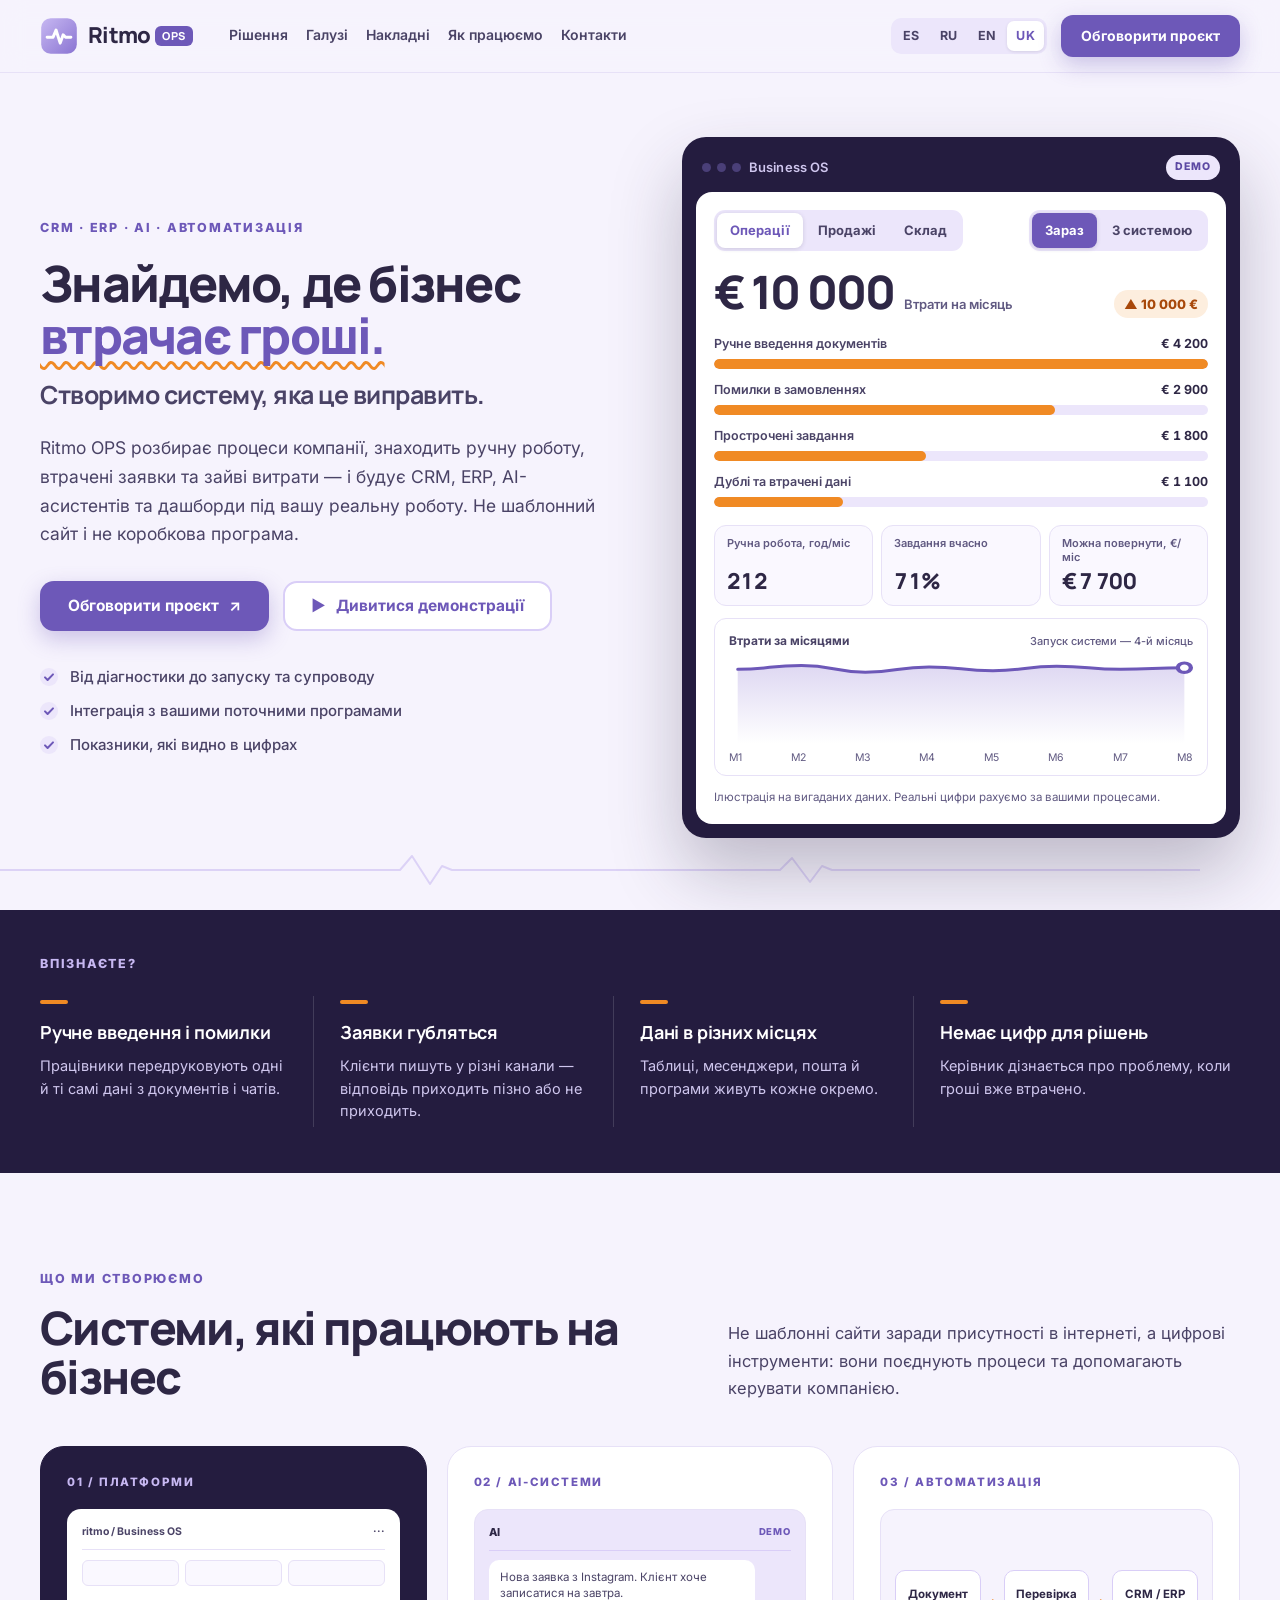
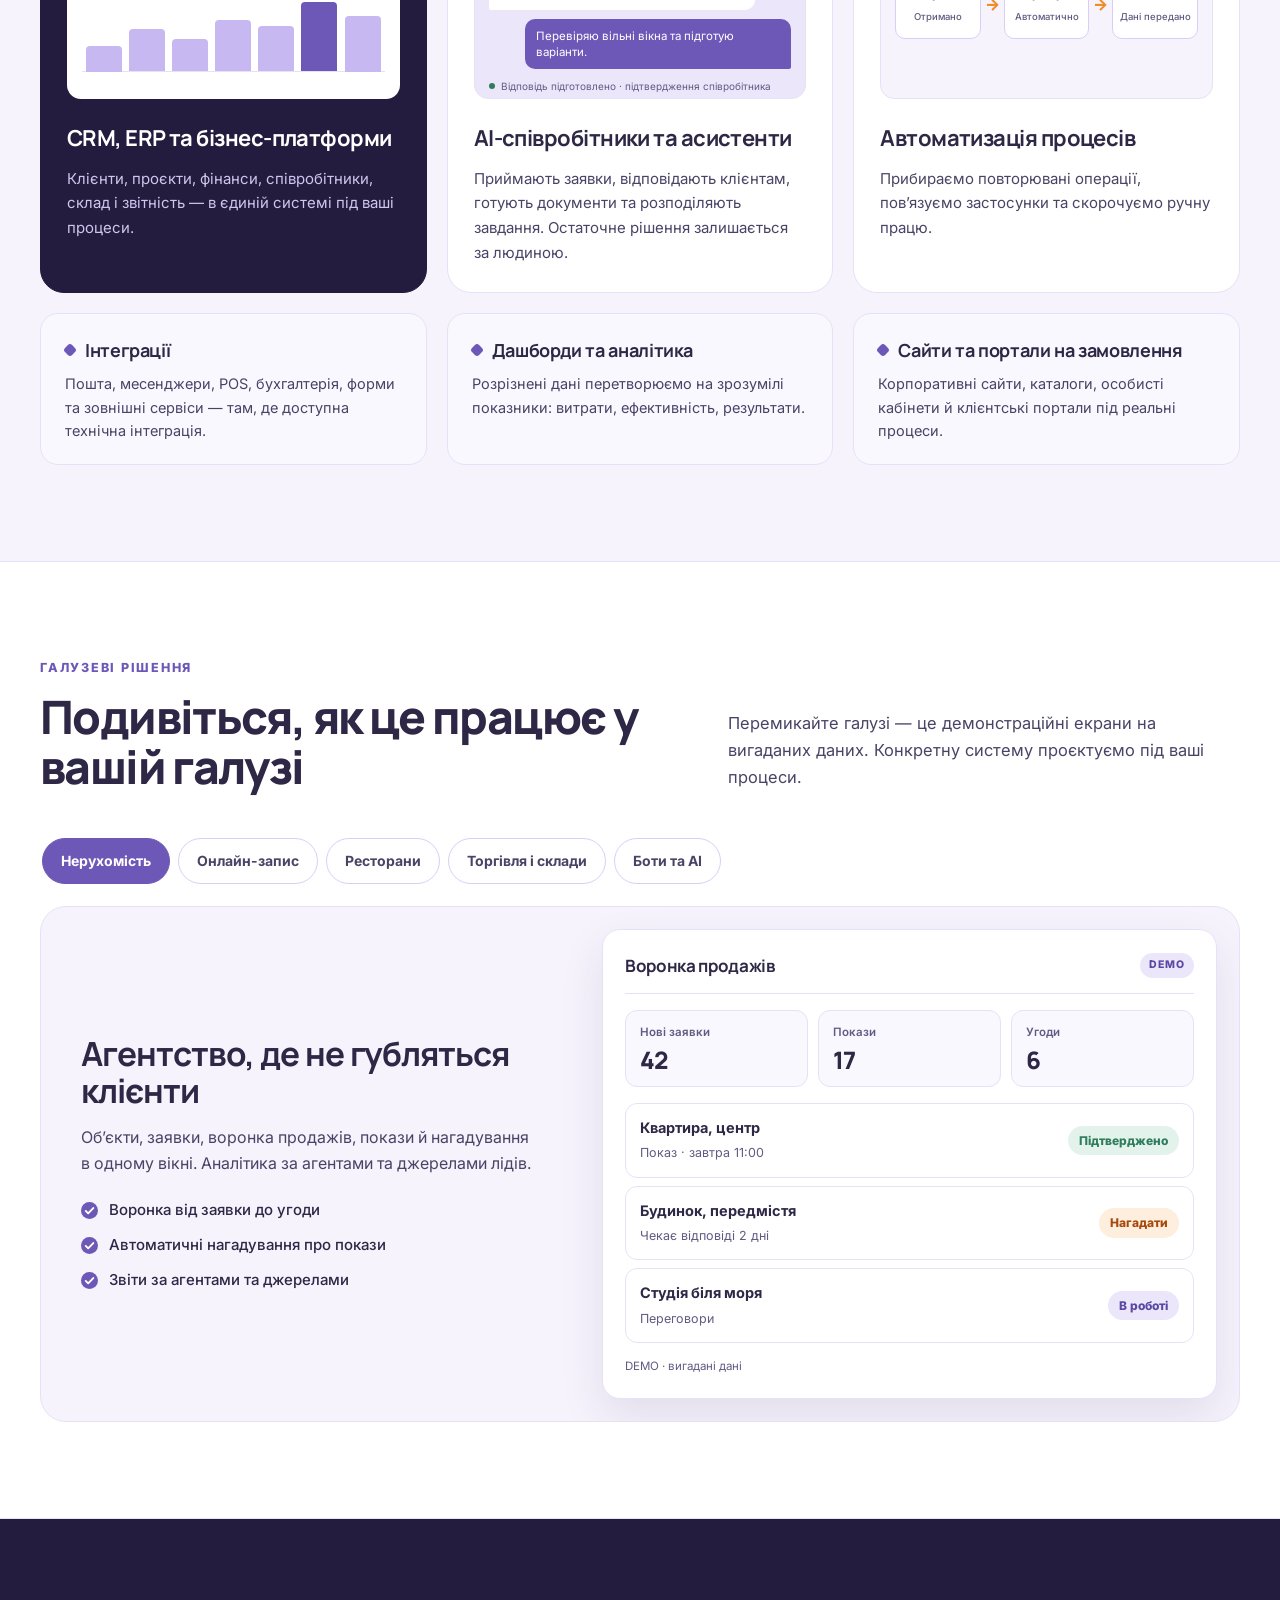
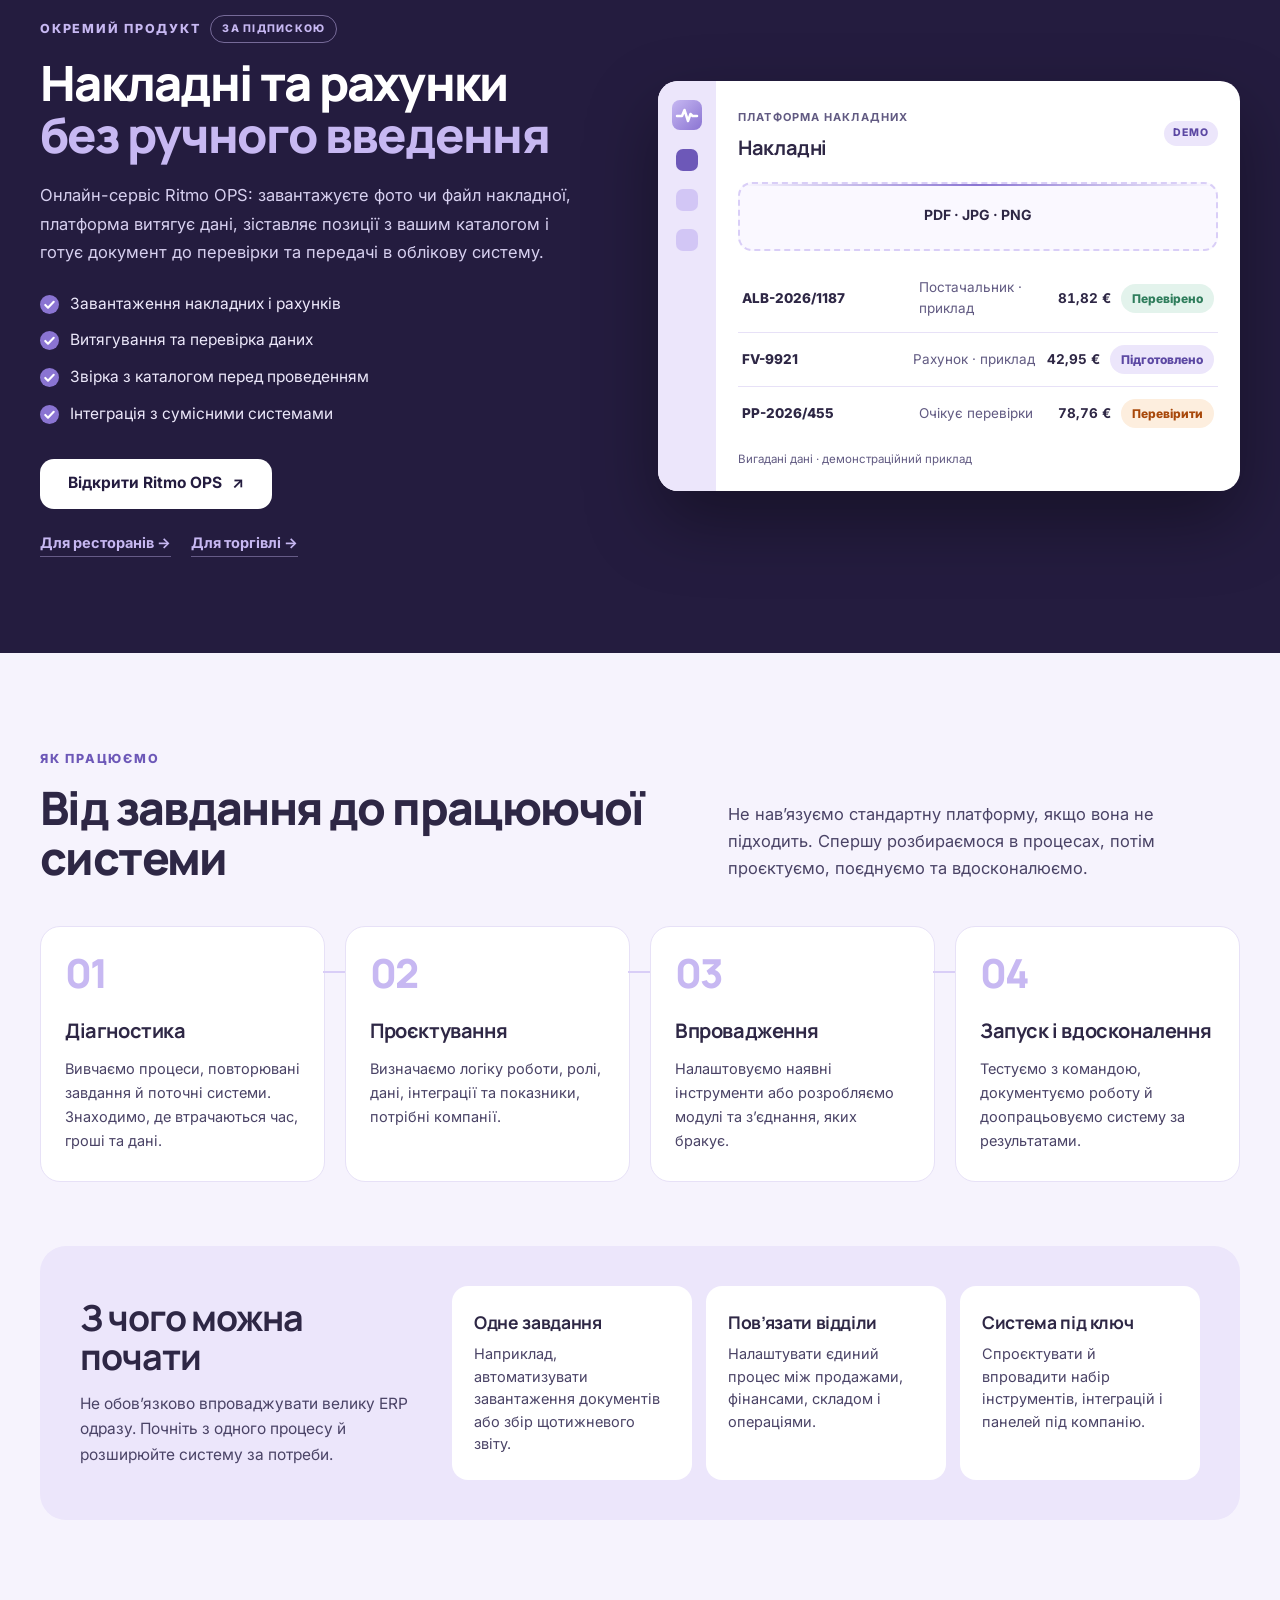
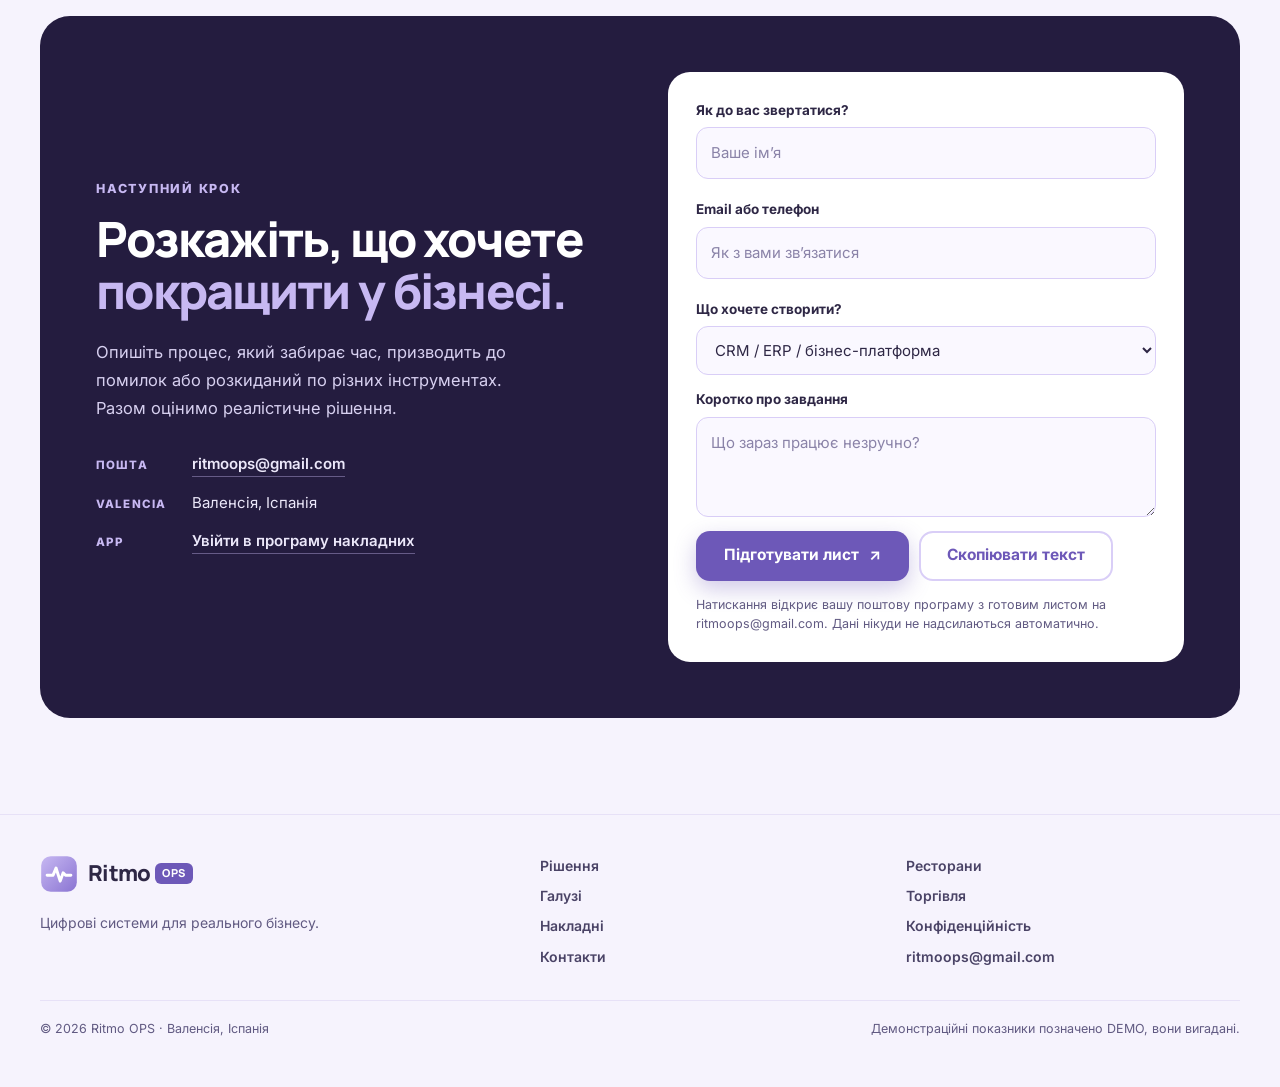
<file: uk.html>
<!doctype html>
<html lang="uk" class="no-js">
<head>
<meta charset="utf-8">
<meta name="viewport" content="width=device-width, initial-scale=1">
<title>Ritmo OPS — CRM, ERP, AI-асистенти та автоматизація бізнесу</title>
<meta name="description" content="Ritmo OPS знаходить, де бізнес втрачає гроші, і створює системи, які це виправляють: CRM, ERP, AI-асистенти, інтеграції, дашборди та сервіс накладних за підпискою. Валенсія, Іспанія.">
<link rel="canonical" href="https://ritmo-ops.com/uk.html">
<link rel="alternate" hreflang="es" href="https://ritmo-ops.com/"><link rel="alternate" hreflang="ru" href="https://ritmo-ops.com/ru.html"><link rel="alternate" hreflang="en" href="https://ritmo-ops.com/en.html"><link rel="alternate" hreflang="uk" href="https://ritmo-ops.com/uk.html"><link rel="alternate" hreflang="x-default" href="https://ritmo-ops.com/">
<meta property="og:type" content="website"><meta property="og:site_name" content="Ritmo OPS"><meta property="og:locale" content="uk_UA">
<meta property="og:url" content="https://ritmo-ops.com/uk.html"><meta property="og:title" content="Ritmo OPS — CRM, ERP, AI-асистенти та автоматизація бізнесу"><meta property="og:description" content="Ritmo OPS знаходить, де бізнес втрачає гроші, і створює системи, які це виправляють: CRM, ERP, AI-асистенти, інтеграції, дашборди та сервіс накладних за підпискою. Валенсія, Іспанія."><meta property="og:image" content="https://ritmo-ops.com/og.png">
<meta name="twitter:card" content="summary_large_image">
<meta name="theme-color" content="#6d58b8">
<link rel="icon" type="image/svg+xml" href="/favicon.svg">
<link rel="preconnect" href="https://fonts.googleapis.com"><link rel="preconnect" href="https://fonts.gstatic.com" crossorigin>
<link rel="stylesheet" href="/home.css">
<script type="application/ld+json">{"@context": "https://schema.org", "@type": "Organization", "name": "Ritmo OPS", "url": "https://ritmo-ops.com/", "logo": "https://ritmo-ops.com/favicon.svg", "email": "ritmoops@gmail.com", "address": {"@type": "PostalAddress", "addressLocality": "Valencia", "addressCountry": "ES"}, "description": "Ritmo OPS знаходить, де бізнес втрачає гроші, і створює системи, які це виправляють: CRM, ERP, AI-асистенти, інтеграції, дашборди та сервіс накладних за підпискою. Валенсія, Іспанія."}</script>
</head>
<body>
<a class="skip" href="#main">Перейти до вмісту</a>
<header class="site-head"><div class="wrap head-in">
  <a class="brand" href="/uk.html" aria-label="Ritmo OPS — Рішення"><span class="mark"><svg viewBox="0 0 64 64" xmlns="http://www.w3.org/2000/svg" aria-hidden="true" focusable="false"><defs><linearGradient id="lg1" x1="0" y1="0" x2="1" y2="1"><stop offset="0" stop-color="#c7b8f2"/><stop offset="1" stop-color="#8a74d2"/></linearGradient></defs><rect x="2" y="2" width="60" height="60" rx="16" fill="url(#lg1)"/><path d="M12 34 H22 L27 22 L34 44 L39 30 L43 34 H52" fill="none" stroke="#fff" stroke-width="5" stroke-linecap="round" stroke-linejoin="round"/></svg></span><span class="word">Ritmo<b>OPS</b></span></a>
  <nav class="nav" id="nav" aria-label="Menu">
    <a href="#solutions">Рішення</a><a href="#industries">Галузі</a><a href="#invoices">Накладні</a><a href="#process">Як працюємо</a><a href="#contact">Контакти</a>
  </nav>
  <div class="head-right">
    <div class="lang" aria-label="Language"><a href="/" hreflang="es" lang="es">ES</a><a href="/ru.html" hreflang="ru" lang="ru">RU</a><a href="/en.html" hreflang="en" lang="en">EN</a><a href="/uk.html" hreflang="uk" lang="uk" aria-current="page">UK</a></div>
    <a class="btn btn-primary btn-sm head-cta" href="#contact">Обговорити проєкт</a>
    <button class="burger" type="button" aria-expanded="false" aria-controls="nav" aria-label="Меню"><span></span></button>
  </div>
</div></header>

<main id="main">
<section class="hero" id="top">
  <div class="wrap hero-grid">
    <div class="reveal">
      <p class="eyebrow">CRM · ERP · AI · АВТОМАТИЗАЦІЯ</p>
      <h1>Знайдемо, де бізнес <span class="leak">втрачає гроші.</span><span class="sub">Створимо систему, яка це виправить.</span></h1>
      <p class="lead">Ritmo OPS розбирає процеси компанії, знаходить ручну роботу, втрачені заявки та зайві витрати — і будує CRM, ERP, AI-асистентів та дашборди під вашу реальну роботу. Не шаблонний сайт і не коробкова програма.</p>
      <div class="cta-row"><a class="btn btn-primary" href="#contact">Обговорити проєкт <span aria-hidden="true">↗</span></a><a class="btn btn-outline" href="#industries"><span aria-hidden="true">▶</span> Дивитися демонстрації</a></div>
      <ul class="points"><li>Від діагностики до запуску та супроводу</li><li>Інтеграція з вашими поточними програмами</li><li>Показники, які видно в цифрах</li></ul>
    </div>
    
<div class="dash reveal" id="dash" data-state="now" aria-label="Business OS — DEMO">
  <div class="dash-bar"><span class="ttl"><span class="dots" aria-hidden="true"><i></i><i></i><i></i></span> Business OS</span><span class="demo-pill">DEMO</span></div>
  <div class="dash-body">
    <div class="dash-ctl">
      <div class="seg" role="tablist" aria-label="Куди йдуть гроші"><button type="button" role="tab" aria-selected="true" tabindex="0" data-dtab="0">Операції</button><button type="button" role="tab" aria-selected="false" tabindex="-1" data-dtab="1">Продажі</button><button type="button" role="tab" aria-selected="false" tabindex="-1" data-dtab="2">Склад</button></div>
      <div class="seg state" role="group" aria-label="Зараз / З системою"><button type="button" data-state="now" aria-pressed="true">Зараз</button><button type="button" data-state="after" aria-pressed="false">З системою</button></div>
    </div>
    <div class="leak-total"><span class="n" id="leakTotal" aria-live="polite">€ 0</span><span class="l">Втрати на місяць</span><span class="delta" id="leakDelta"></span></div>
    <div class="bars" id="bars"></div>
    <div class="kpis"><div class="kpi"><small>Ручна робота, год/міс</small><strong data-kpi>0</strong></div><div class="kpi"><small>Завдання вчасно</small><strong data-kpi>0</strong></div><div class="kpi"><small>Можна повернути, €/міс</small><strong data-kpi>0</strong></div></div>
    <div class="chart">
      <div class="chart-h"><span>Втрати за місяцями</span><small>Запуск системи — 4-й місяць</small></div>
      <svg viewBox="0 0 320 92" preserveAspectRatio="none" role="img" aria-label="Втрати за місяцями">
        <defs><linearGradient id="chg" x1="0" y1="0" x2="0" y2="1"><stop offset="0" stop-color="#8a74d2" stop-opacity=".28"/><stop offset="1" stop-color="#8a74d2" stop-opacity="0"/></linearGradient></defs>
        <line id="chMark" x1="138" y1="4" x2="138" y2="86" stroke="#c7b8f2" stroke-width="1.5" stroke-dasharray="4 4" style="opacity:0;transition:opacity .4s"/>
        <path id="chArea" fill="url(#chg)" d=""/>
        <path id="chLine" fill="none" stroke="#6d58b8" stroke-width="3" stroke-linecap="round" stroke-linejoin="round" vector-effect="non-scaling-stroke" d=""/>
        <circle id="chDots" r="4.5" fill="#fff" stroke="#6d58b8" stroke-width="3" cx="0" cy="0"/>
      </svg>
      <div class="ax"><span>М1</span><span>М2</span><span>М3</span><span>М4</span><span>М5</span><span>М6</span><span>М7</span><span>М8</span></div>
    </div>
    <p class="dash-note">Ілюстрація на вигаданих даних. Реальні цифри рахуємо за вашими процесами.</p>
  </div>
</div>
  </div>
  <svg class="pulse-line" viewBox="0 0 1200 40" preserveAspectRatio="none" aria-hidden="true"><path d="M0 22 H380 L400 22 L412 8 L430 36 L442 18 L452 22 H760 L780 22 L792 10 L810 34 L822 18 L832 22 H1200"/></svg>
</section>

<section class="pains" aria-label="Впізнаєте?"><div class="wrap">
  <p class="eyebrow">Впізнаєте?</p>
  <div class="pain-grid"><article class="pain"><h3>Ручне введення і помилки</h3><p>Працівники передруковують одні й ті самі дані з документів і чатів.</p></article><article class="pain"><h3>Заявки губляться</h3><p>Клієнти пишуть у різні канали — відповідь приходить пізно або не приходить.</p></article><article class="pain"><h3>Дані в різних місцях</h3><p>Таблиці, месенджери, пошта й програми живуть кожне окремо.</p></article><article class="pain"><h3>Немає цифр для рішень</h3><p>Керівник дізнається про проблему, коли гроші вже втрачено.</p></article></div>
</div></section>

<section class="section" id="solutions"><div class="wrap">
  <div class="sec-head reveal"><div><p class="eyebrow">Що ми створюємо</p><h2>Системи, які працюють на бізнес</h2></div><p class="lead">Не шаблонні сайти заради присутності в інтернеті, а цифрові інструменти: вони поєднують процеси та допомагають керувати компанією.</p></div>
  <div class="grid3"><article class="feat dark reveal"><span class="k">01 / ПЛАТФОРМИ</span><div class="vis vis-plat"><div class="top"><span>ritmo / Business OS</span><span>···</span></div><div class="kp"><i></i><i></i><i></i></div><div class="bb"><b class="" style="--h:34%;--i:0"></b><b class="" style="--h:56%;--i:1"></b><b class="" style="--h:43%;--i:2"></b><b class="" style="--h:68%;--i:3"></b><b class="" style="--h:60%;--i:4"></b><b class="hi" style="--h:92%;--i:5"></b><b class="" style="--h:74%;--i:6"></b></div></div><h3>CRM, ERP та бізнес-платформи</h3><p>Клієнти, проєкти, фінанси, співробітники, склад і звітність — в єдиній системі під ваші процеси.</p></article><article class="feat reveal"><span class="k">02 / AI-СИСТЕМИ</span><div class="vis vis-chat"><div class="hd">AI<span>DEMO</span></div><div class="m">Нова заявка з Instagram. Клієнт хоче записатися на завтра.</div><div class="m out">Перевіряю вільні вікна та підготую варіанти.</div><div class="ft">Відповідь підготовлено · підтвердження співробітника</div></div><h3>AI-співробітники та асистенти</h3><p>Приймають заявки, відповідають клієнтам, готують документи та розподіляють завдання. Остаточне рішення залишається за людиною.</p></article><article class="feat reveal"><span class="k">03 / АВТОМАТИЗАЦІЯ</span><div class="vis vis-flow"><div class="nd">Документ<small>Отримано</small></div><span class="ar" aria-hidden="true">→</span><div class="nd">Перевірка<small>Автоматично</small></div><span class="ar" aria-hidden="true">→</span><div class="nd">CRM / ERP<small>Дані передано</small></div></div><h3>Автоматизація процесів</h3><p>Прибираємо повторювані операції, пов’язуємо застосунки та скорочуємо ручну працю.</p></article></div>
  <div class="compact"><article class="cmp reveal"><h3>Інтеграції</h3><p>Пошта, месенджери, POS, бухгалтерія, форми та зовнішні сервіси — там, де доступна технічна інтеграція.</p></article><article class="cmp reveal"><h3>Дашборди та аналітика</h3><p>Розрізнені дані перетворюємо на зрозумілі показники: витрати, ефективність, результати.</p></article><article class="cmp reveal"><h3>Сайти та портали на замовлення</h3><p>Корпоративні сайти, каталоги, особисті кабінети й клієнтські портали під реальні процеси.</p></article></div>
</div></section>

<section class="section ind" id="industries"><div class="wrap">
  <div class="sec-head reveal"><div><p class="eyebrow">Галузеві рішення</p><h2>Подивіться, як це працює у вашій галузі</h2></div><p class="lead">Перемикайте галузі — це демонстраційні екрани на вигаданих даних. Конкретну систему проєктуємо під ваші процеси.</p></div>
  <div id="ind">
    <div class="tabs" id="indTabs" role="tablist" aria-label="Галузеві рішення"></div>
    <div class="ind-grid" id="indPanel" role="tabpanel"></div>
  </div>
</div></section>

<section class="inv" id="invoices"><span id="precios"></span><div class="wrap inv-grid">
  <div class="reveal">
    <p class="eyebrow">ОКРЕМИЙ ПРОДУКТ<span class="badge">ЗА ПІДПИСКОЮ</span></p>
    <h2>Накладні та рахунки <em>без ручного введення</em></h2>
    <p class="lead">Онлайн-сервіс Ritmo OPS: завантажуєте фото чи файл накладної, платформа витягує дані, зіставляє позиції з вашим каталогом і готує документ до перевірки та передачі в облікову систему.</p>
    <ul><li>Завантаження накладних і рахунків</li><li>Витягування та перевірка даних</li><li>Звірка з каталогом перед проведенням</li><li>Інтеграція з сумісними системами</li></ul>
    <a class="btn btn-light" href="https://app.ritmo-ops.com" target="_blank" rel="noopener">Відкрити Ritmo OPS <span aria-hidden="true">↗</span></a>
    <div class="links"><a href="/restaurantes.html">Для ресторанів →</a><a href="/comercio.html">Для торгівлі →</a></div>
  </div>
  <div class="app reveal" aria-label="Платформа накладних — DEMO">
    <div class="app-side">
      <span class="logo-s"><svg viewBox="0 0 64 64" xmlns="http://www.w3.org/2000/svg" aria-hidden="true" focusable="false"><defs><linearGradient id="lg3" x1="0" y1="0" x2="1" y2="1"><stop offset="0" stop-color="#c7b8f2"/><stop offset="1" stop-color="#8a74d2"/></linearGradient></defs><rect x="2" y="2" width="60" height="60" rx="16" fill="url(#lg3)"/><path d="M12 34 H22 L27 22 L34 44 L39 30 L43 34 H52" fill="none" stroke="#fff" stroke-width="5" stroke-linecap="round" stroke-linejoin="round"/></svg></span><i class="on"></i><i></i><i></i>
    </div>
    <div class="app-main">
      <div class="app-h"><div><small>Платформа накладних</small><h3>Накладні</h3></div><span class="demo-pill">DEMO</span></div>
      <div class="drop"><b>PDF · JPG · PNG</b></div>
      <div class="doc"><span class="n">ALB-2026/1187</span><span class="s">Постачальник · приклад</span><span class="p">81,82 €</span><span class="st ok">Перевірено</span></div><div class="doc"><span class="n">FV-9921</span><span class="s">Рахунок · приклад</span><span class="p">42,95 €</span><span class="st info">Підготовлено</span></div><div class="doc"><span class="n">PP-2026/455</span><span class="s">Очікує перевірки</span><span class="p">78,76 €</span><span class="st warn">Перевірити</span></div>
      <p class="foot">Вигадані дані · демонстраційний приклад</p>
    </div>
  </div>
</div></section>

<section class="section" id="process"><div class="wrap">
  <div class="sec-head reveal"><div><p class="eyebrow">Як працюємо</p><h2>Від завдання до працюючої системи</h2></div><p class="lead">Не нав’язуємо стандартну платформу, якщо вона не підходить. Спершу розбираємося в процесах, потім проєктуємо, поєднуємо та вдосконалюємо.</p></div>
  <div class="steps"><article class="step reveal"><h3>Діагностика</h3><p>Вивчаємо процеси, повторювані завдання й поточні системи. Знаходимо, де втрачаються час, гроші та дані.</p></article><article class="step reveal"><h3>Проєктування</h3><p>Визначаємо логіку роботи, ролі, дані, інтеграції та показники, потрібні компанії.</p></article><article class="step reveal"><h3>Впровадження</h3><p>Налаштовуємо наявні інструменти або розробляємо модулі та з’єднання, яких бракує.</p></article><article class="step reveal"><h3>Запуск і вдосконалення</h3><p>Тестуємо з командою, документуємо роботу й доопрацьовуємо систему за результатами.</p></article></div>
  <div class="start reveal"><div><h2>З чого можна почати</h2><p class="lead">Не обов’язково впроваджувати велику ERP одразу. Почніть з одного процесу й розширюйте систему за потреби.</p></div><div class="start-items"><article><h3>Одне завдання</h3><p>Наприклад, автоматизувати завантаження документів або збір щотижневого звіту.</p></article><article><h3>Пов’язати відділи</h3><p>Налаштувати єдиний процес між продажами, фінансами, складом і операціями.</p></article><article><h3>Система під ключ</h3><p>Спроєктувати й впровадити набір інструментів, інтеграцій і панелей під компанію.</p></article></div></div>
</div></section>

<section class="contact" id="contact"><span id="demo"></span><div class="wrap"><div class="contact-card reveal">
  <div>
    <p class="eyebrow">НАСТУПНИЙ КРОК</p>
    <h2>Розкажіть, що хочете <em>покращити у бізнесі.</em></h2>
    <p class="lead">Опишіть процес, який забирає час, призводить до помилок або розкиданий по різних інструментах. Разом оцінимо реалістичне рішення.</p>
    <ul class="facts"><li><span>Пошта</span><a href="mailto:ritmoops@gmail.com">ritmoops@gmail.com</a></li><li><span>Valencia</span>Валенсія, Іспанія</li><li><span>App</span><a href="https://app.ritmo-ops.com" target="_blank" rel="noopener">Увійти в програму накладних</a></li></ul>
  </div>
  <form class="cf" id="cf" novalidate>
    <label class="fld">Як до вас звертатися?<input name="name" autocomplete="name" placeholder="Ваше ім’я" required><span class="err" role="alert"></span></label>
    <label class="fld">Email або телефон<input name="contact" autocomplete="email" placeholder="Як з вами зв’язатися" required><span class="err" role="alert"></span></label>
    <label class="fld">Що хочете створити?<select name="topic"><option>CRM / ERP / бізнес-платформа</option><option>Сервіс накладних за підпискою</option><option>AI-асистент або Telegram-бот</option><option>Автоматизація процесів</option><option>Інтеграції</option><option>Інше</option></select></label>
    <label class="fld">Коротко про завдання<textarea name="message" rows="3" placeholder="Що зараз працює незручно?"></textarea></label>
    <div class="cf-actions"><button class="btn btn-primary" type="submit">Підготувати лист <span aria-hidden="true">↗</span></button><button class="btn btn-outline" type="button" id="cfCopy">Скопіювати текст</button></div>
    <p class="cf-msg" id="cfMsg" role="status" hidden></p>
    <p class="cf-note">Натискання відкриє вашу поштову програму з готовим листом на ritmoops@gmail.com. Дані нікуди не надсилаються автоматично.</p>
  </form>
</div></div></section>
</main>

<footer class="site-foot"><div class="wrap foot-in">
  <div><a class="brand" href="/uk.html" aria-label="Ritmo OPS — Рішення"><span class="mark"><svg viewBox="0 0 64 64" xmlns="http://www.w3.org/2000/svg" aria-hidden="true" focusable="false"><defs><linearGradient id="lg2" x1="0" y1="0" x2="1" y2="1"><stop offset="0" stop-color="#c7b8f2"/><stop offset="1" stop-color="#8a74d2"/></linearGradient></defs><rect x="2" y="2" width="60" height="60" rx="16" fill="url(#lg2)"/><path d="M12 34 H22 L27 22 L34 44 L39 30 L43 34 H52" fill="none" stroke="#fff" stroke-width="5" stroke-linecap="round" stroke-linejoin="round"/></svg></span><span class="word">Ritmo<b>OPS</b></span></a><p>Цифрові системи для реального бізнесу.</p></div>
  <nav aria-label="Footer"><a href="#solutions">Рішення</a><a href="#industries">Галузі</a><a href="#invoices">Накладні</a><a href="#contact">Контакти</a></nav>
  <nav aria-label="Links"><a href="/restaurantes.html">Ресторани</a><a href="/comercio.html">Торгівля</a><a href="/privacidad.html">Конфіденційність</a><a href="mailto:ritmoops@gmail.com">ritmoops@gmail.com</a></nav>
  <div class="legal"><span>© <span id="year">2026</span> Ritmo OPS · Валенсія, Іспанія</span><span>Демонстраційні показники позначено DEMO, вони вигадані.</span></div>
</div></footer>
<script>window.RITMO={"locale": "uk-UA", "dash": {"tabs": [{"id": "ops", "label": "Операції", "rows": [["Ручне введення документів", 4200, 900], ["Помилки в замовленнях", 2900, 700], ["Прострочені завдання", 1800, 500], ["Дублі та втрачені дані", 1100, 200]], "hours": [212, 58], "ontime": [71, 94]}, {"id": "sales", "label": "Продажі", "rows": [["Втрачені заявки", 5200, 1500], ["Повільні відповіді", 3100, 700], ["Немає повторних продажів", 2400, 900], ["Ручні комерційні пропозиції", 1300, 300]], "hours": [164, 49], "ontime": [64, 91]}, {"id": "stock", "label": "Склад", "rows": [["Списання та псування", 3800, 1400], ["Надлишки на складі", 2600, 800], ["Дефіцит і зриви", 2100, 600], ["Розбіжності при інвентаризації", 1200, 300]], "hours": [138, 44], "ontime": [68, 93]}], "kpis": [["Ручна робота, год/міс", "h"], ["Завдання вчасно", "p"], ["Можна повернути, €/міс", "r"]], "leak_unit": "€"}, "industries": {"tabs": [{"id": "realestate", "label": "Нерухомість", "t": "Агентство, де не губляться клієнти", "p": "Об’єкти, заявки, воронка продажів, покази й нагадування в одному вікні. Аналітика за агентами та джерелами лідів.", "b": ["Воронка від заявки до угоди", "Автоматичні нагадування про покази", "Звіти за агентами та джерелами"], "screen": "Воронка продажів", "kpis": [["Нові заявки", "42"], ["Покази", "17"], ["Угоди", "6"]], "rows": [["Квартира, центр", "Показ · завтра 11:00", "Підтверджено", "ok"], ["Будинок, передмістя", "Чекає відповіді 2 дні", "Нагадати", "warn"], ["Студія біля моря", "Переговори", "В роботі", "info"]]}, {"id": "booking", "label": "Онлайн-запис", "t": "Запис клієнтів без дзвінків", "p": "Сайти з автоматичним записом для клінік, салонів, майстрів і сервісних компаній: розклад, підтвердження та нагадування.", "b": ["Вільні вікна в реальному часі", "Підтвердження й нагадування клієнтам", "Виручка та завантаження за майстрами"], "screen": "Розклад", "kpis": [["Записів сьогодні", "23"], ["Завантаження", "86%"], ["Неявки", "2"]], "rows": [["Анна · Манікюр", "09:00–10:00", "Підтверджено", "ok"], ["Марія · Укладка", "10:30–11:30", "Чекає відповіді", "warn"], ["Вільне вікно", "12:00–13:00", "Відкрито", "info"]]}, {"id": "restaurants", "label": "Ресторани", "t": "Від замовлення до собівартості", "p": "Продажі, склад, закупівлі та техкарти пов’язані між собою. Керівник бачить рух продуктів і операційні показники. Накладні вносяться без ручного введення.", "b": ["Залишки та контроль списань", "Техкарти і собівартість страв", "Накладні постачальників без ручного введення"], "screen": "Операції ресторану", "kpis": [["Замовлень за зміну", "184"], ["До закупівлі", "7"], ["Списання", "€ 86"]], "rows": [["Лосось, 4 кг", "Залишок нижче норми", "Замовити", "warn"], ["Накладна ALB-1187", "Внесено автоматично", "Перевірено", "ok"], ["Техкарта «Паста»", "Собівартість оновлено", "Готово", "info"]], "link": "/restaurantes.html"}, {"id": "retail", "label": "Торгівля і склади", "t": "Роздріб із прозорими залишками", "p": "Продажі, товари, постачальники та маржа в одному робочому просторі. Видно, що замовляти, а що залежалося.", "b": ["Залишки за складами й товарами", "Постачальники та рух товарів", "Продажі, маржа та звітність"], "screen": "Склад і продажі", "kpis": [["Позицій", "1 248"], ["Низький залишок", "17"], ["Оборотність", "8,2×"]], "rows": [["Товар A-102", "24 шт.", "У нормі", "ok"], ["Товар B-087", "3 шт.", "Замовити", "warn"], ["Товар C-114", "18 шт.", "У нормі", "ok"]], "link": "/comercio.html"}, {"id": "bots", "label": "Боти та AI", "t": "Telegram-боти й AI-агенти", "p": "Приймають заявки, записують клієнтів, обробляють документи, надсилають сповіщення та підключаються до CRM чи ERP.", "b": ["Заявки й запис просто в месенджері", "Обробка документів і повідомлень", "Передача даних у вашу систему"], "screen": "Діалоги бота", "kpis": [["Діалогів", "318"], ["Без оператора", "71%"], ["Передано людям", "14"]], "rows": [["Запит розрахунку", "Передано менеджеру", "В роботі", "info"], ["Запис на послугу", "Підтверджено ботом", "Готово", "ok"], ["Нестандартне питання", "Потрібна людина", "Перевірити", "warn"]]}], "more": "Докладніше", "demo": "DEMO · вигадані дані"}, "contact": {"ok": "Відкриваємо поштову програму. Якщо лист не з’явився — скопіюйте текст і надішліть на ritmoops@gmail.com.", "copied": "Текст скопійовано. Вставте його в лист на ritmoops@gmail.com.", "err_name": "Вкажіть ім’я", "err_contact": "Вкажіть email або телефон", "subject": "Запит Ritmo OPS", "body_name": "Ім’я", "body_contact": "Контакт", "body_topic": "Тема", "body_msg": "Завдання", "email": "ritmoops@gmail.com"}};</script>
<script src="/home.js" defer></script>
</body>
</html>
</file>
<file: home.css>
/* Ritmo OPS — главная (ES/RU/EN/UK). Фирменные цвета взяты из favicon.svg, og.png и style.css:
   фиолетовый градиент #c7b8f2 → #8a74d2, акцент #6d58b8, чернила #2e2745, фон #f6f3fd. */
@import url('https://fonts.googleapis.com/css2?family=Inter:wght@400;500;600;700&family=Manrope:wght@600;700;800&display=swap&subset=cyrillic,latin');

:root {
  --ground: #f6f3fd; --surface: #fff; --surface-2: #faf8ff;
  --ink: #2e2745; --ink-2: #4a4366; --muted: #615a82; --line: #e7e1f7; --line-2: #d9cef7;
  --accent: #6d58b8; --accent-2: #8a74d2; --accent-dark: #5c48a3; --soft: #ece6fb; --lilac: #c7b8f2;
  --deep: #241c3f; --deep-2: #2f2652;
  --ok: #2f7d5c; --ok-bg: #e3f3ec; --warn: #a8480a; --warn-bg: #fdeede; --leak: #f08a24; --info: #5c48a3; --info-bg: #ece6fb;
  --r: 16px; --wrap: 1200px;
  --head: 'Manrope', 'Inter', system-ui, sans-serif;
  --body: 'Inter', system-ui, -apple-system, 'Segoe UI', Roboto, Arial, sans-serif;
  color-scheme: light;
}
*, *::before, *::after { box-sizing: border-box; }
html { scroll-behavior: smooth; scroll-padding-top: 84px; -webkit-text-size-adjust: 100%; }
body { margin: 0; background: var(--ground); color: var(--ink); font: 400 16px/1.6 var(--body); -webkit-font-smoothing: antialiased; }
img, svg { max-width: 100%; display: block; }
a { color: inherit; text-decoration: none; }
button, input, textarea, select { font: inherit; color: inherit; }
h1, h2, h3, h4 { font-family: var(--head); margin: 0; letter-spacing: -.02em; color: var(--ink); }
p { margin: 0; }
.wrap { width: min(var(--wrap), calc(100% - 48px)); margin-inline: auto; }
:focus-visible { outline: 3px solid var(--accent-2); outline-offset: 3px; border-radius: 6px; }
.skip { position: absolute; left: -999px; top: 8px; background: var(--ink); color: #fff; padding: 10px 14px; border-radius: 8px; z-index: 100; }
.skip:focus { left: 12px; }

/* ── шапка ── */
.site-head { position: sticky; top: 0; z-index: 50; background: rgba(246,243,253,.92); backdrop-filter: blur(12px); border-bottom: 1px solid var(--line); }
.head-in { display: flex; align-items: center; gap: 22px; height: 72px; }
.brand { display: inline-flex; align-items: center; gap: 10px; font-family: var(--head); font-weight: 800; font-size: 22px; letter-spacing: -.03em; color: var(--ink); }
.brand .mark { width: 38px; height: 38px; flex: none; }
.brand .mark svg { width: 100%; height: 100%; }
.brand .word { display: inline-flex; align-items: center; gap: 4px; }
.brand b { background: var(--accent); color: #fff; font-size: 11px; font-weight: 800; letter-spacing: .08em; padding: 3px 7px; border-radius: 6px; line-height: 1.3; }
.nav { display: flex; gap: 26px; margin-left: 28px; font-size: 14.5px; font-weight: 600; color: var(--ink-2); }
.nav a { padding: 6px 0; border-bottom: 2px solid transparent; transition: color .15s, border-color .15s; }
.nav a:hover { color: var(--accent); border-color: var(--accent); }
.head-right { margin-left: auto; display: flex; align-items: center; gap: 14px; }
.lang { display: flex; gap: 2px; background: var(--soft); padding: 3px; border-radius: 10px; }
.lang a { font-size: 12.5px; font-weight: 700; color: var(--ink-2); padding: 5px 9px; border-radius: 7px; letter-spacing: .03em; }
.lang a:hover { color: var(--accent); }
.lang a[aria-current] { background: var(--surface); color: var(--accent); box-shadow: 0 1px 3px rgba(46,39,69,.12); }
.burger { display: none; width: 44px; height: 44px; border: 1px solid var(--line-2); background: var(--surface); border-radius: 12px; cursor: pointer; align-items: center; justify-content: center; }
.burger span, .burger span::before, .burger span::after { display: block; width: 18px; height: 2px; background: var(--ink); border-radius: 2px; position: relative; content: ''; transition: .2s; }
.burger span::before { position: absolute; top: -6px; } .burger span::after { position: absolute; top: 6px; }
.burger[aria-expanded="true"] span { background: transparent; }
.burger[aria-expanded="true"] span::before { top: 0; transform: rotate(45deg); } .burger[aria-expanded="true"] span::after { top: 0; transform: rotate(-45deg); }

/* ── кнопки ── */
.btn { display: inline-flex; align-items: center; justify-content: center; gap: 10px; min-height: 50px; padding: 0 26px; border-radius: 14px; font-weight: 700; font-size: 15.5px; border: 2px solid transparent; cursor: pointer; transition: transform .15s, background .15s, border-color .15s, box-shadow .15s; white-space: nowrap; text-align: center; }
.btn:hover { transform: translateY(-2px); }
.btn:active { transform: translateY(0); }
.btn-primary { background: var(--accent); color: #fff; box-shadow: 0 8px 22px rgba(109,88,184,.32); }
.btn-primary:hover { background: var(--accent-dark); box-shadow: 0 12px 28px rgba(109,88,184,.4); }
.btn-outline { background: var(--surface); color: var(--accent); border-color: var(--line-2); }
.btn-outline:hover { border-color: var(--accent); background: var(--surface-2); }
.btn-light { background: #fff; color: var(--deep); }
.btn-light:hover { background: var(--soft); }
.btn-ghost-light { background: transparent; color: #fff; border-color: rgba(255,255,255,.35); }
.btn-ghost-light:hover { border-color: #fff; background: rgba(255,255,255,.08); }
.btn-sm { min-height: 42px; padding: 0 18px; font-size: 14px; border-radius: 12px; }

/* ── герой ── */
.hero { position: relative; padding: 64px 0 72px; overflow: hidden; }
.hero-grid { position: relative; z-index: 1; display: grid; grid-template-columns: minmax(0, 1.05fr) minmax(0, 1fr); gap: 56px; align-items: center; }
.eyebrow { font-size: 12.5px; font-weight: 800; letter-spacing: .14em; color: var(--accent); text-transform: uppercase; }
.hero h1 { font-size: clamp(36px, 3.9vw, 58px); line-height: 1.04; font-weight: 800; letter-spacing: -.035em; margin: 20px 0 0; }
.hero h1 .leak { color: var(--accent); text-decoration: underline wavy var(--leak) 3px; text-underline-offset: 7px; text-decoration-skip-ink: none; }
.hero h1 .sub { display: block; margin-top: 18px; font-size: .5em; line-height: 1.2; font-weight: 700; letter-spacing: -.02em; color: var(--ink-2); }
.hero .lead { margin-top: 24px; max-width: 560px; font-size: 17.5px; line-height: 1.65; color: var(--ink-2); }
.cta-row { display: flex; flex-wrap: wrap; gap: 14px; margin-top: 32px; }
.points { list-style: none; padding: 0; margin: 34px 0 0; display: grid; gap: 10px; }
.points li { position: relative; padding-left: 30px; font-size: 15px; font-weight: 500; color: var(--ink-2); }
.points li::before { content: ''; position: absolute; left: 0; top: 3px; width: 18px; height: 18px; border-radius: 50%; background: var(--soft) url("data:image/svg+xml,%3Csvg xmlns='http://www.w3.org/2000/svg' viewBox='0 0 18 18'%3E%3Cpath d='M5 9.4l2.6 2.6L13 6.4' fill='none' stroke='%236d58b8' stroke-width='2' stroke-linecap='round' stroke-linejoin='round'/%3E%3C/svg%3E") center/18px no-repeat; }
.pulse-line { position: absolute; left: 0; right: 0; bottom: 22px; height: 40px; opacity: .55; pointer-events: none; }
.pulse-line path { fill: none; stroke: var(--lilac); stroke-width: 2; stroke-linecap: round; stroke-linejoin: round; vector-effect: non-scaling-stroke; }

/* ── дашборд героя ── */
.dash { background: var(--deep); border-radius: 24px; padding: 14px; box-shadow: 0 34px 70px rgba(46,39,69,.28); position: relative; }
.dash-bar { display: flex; align-items: center; justify-content: space-between; color: #cfc6ee; font-size: 13px; padding: 4px 6px 12px; }
.dash-bar .dots { display: flex; gap: 6px; } .dash-bar .dots i { width: 9px; height: 9px; border-radius: 50%; background: #4a3f78; }
.dash-bar .ttl { display: flex; align-items: center; gap: 8px; font-weight: 600; letter-spacing: .01em; }
.demo-pill { font-size: 10.5px; font-weight: 800; letter-spacing: .1em; padding: 4px 9px; border-radius: 99px; background: var(--soft); color: var(--accent-dark); white-space: nowrap; }
.dash-body { background: var(--surface); border-radius: 16px; padding: 18px; }
.dash-ctl { display: flex; align-items: center; justify-content: space-between; gap: 12px; flex-wrap: wrap; }
.seg { display: inline-flex; background: var(--soft); padding: 3px; border-radius: 11px; gap: 2px; }
.seg button { border: 0; background: transparent; padding: 7px 13px; font-size: 13px; font-weight: 700; color: var(--ink-2); border-radius: 8px; cursor: pointer; transition: background .15s, color .15s; white-space: nowrap; }
.seg button:hover { color: var(--accent); }
.seg button[aria-selected="true"], .seg button[aria-pressed="true"] { background: var(--surface); color: var(--accent); box-shadow: 0 1px 4px rgba(46,39,69,.16); }
.seg.state button[aria-pressed="true"] { background: var(--accent); color: #fff; }
.leak-total { display: flex; align-items: baseline; gap: 10px; margin: 18px 0 4px; flex-wrap: wrap; }
.leak-total .n { font: 800 clamp(34px, 4vw, 46px)/1 var(--head); letter-spacing: -.04em; color: var(--ink); transition: color .3s; }
.leak-total .l { font-size: 13px; color: var(--muted); font-weight: 600; }
.leak-total .delta { margin-left: auto; font-size: 13px; font-weight: 800; padding: 4px 10px; border-radius: 99px; background: var(--warn-bg); color: var(--warn); transition: .3s; }
.dash[data-state="after"] .leak-total .delta { background: var(--ok-bg); color: var(--ok); }
.bars { display: grid; gap: 11px; margin: 16px 0 18px; }
.brow .bl { display: flex; justify-content: space-between; gap: 10px; font-size: 12.5px; font-weight: 600; color: var(--ink-2); margin-bottom: 5px; }
.brow .bl span:last-child { font-variant-numeric: tabular-nums; color: var(--ink); font-weight: 700; }
.track { height: 10px; background: var(--soft); border-radius: 99px; overflow: hidden; }
.fill { height: 100%; width: 0; border-radius: 99px; background: var(--leak); transition: width .9s cubic-bezier(.2,.8,.2,1), background .5s; }
.dash[data-state="after"] .fill { background: var(--accent-2); }
.brow:hover .fill { filter: brightness(1.08); }
.kpis { display: grid; grid-template-columns: repeat(3, minmax(0,1fr)); gap: 8px; }
.kpi { border: 1px solid var(--line); border-radius: 12px; padding: 11px 12px; background: var(--surface-2); min-width: 0; }
.kpi small { display: block; font-size: 11px; line-height: 1.25; color: var(--muted); font-weight: 600; min-height: 28px; }
.kpi strong { display: block; font: 800 22px/1.1 var(--head); letter-spacing: -.03em; margin-top: 4px; font-variant-numeric: tabular-nums; }
.chart { margin-top: 12px; border: 1px solid var(--line); border-radius: 12px; padding: 12px 14px 8px; background: var(--surface); }
.chart-h { display: flex; justify-content: space-between; align-items: baseline; gap: 10px; font-size: 12px; font-weight: 700; color: var(--ink-2); }
.chart-h small { font-weight: 500; color: var(--muted); font-size: 11px; }
.chart svg { width: 100%; height: 96px; margin-top: 4px; overflow: visible; }
.chart .ax { display: flex; justify-content: space-between; font-size: 10.5px; color: var(--muted); }
.dash-note { margin-top: 12px; font-size: 11.5px; color: var(--muted); }

/* ── полоса проблем ── */
.pains { background: var(--deep); color: #fff; padding: 44px 0 46px; }
.pains .eyebrow { color: var(--lilac); }
.pain-grid { display: grid; grid-template-columns: repeat(4, 1fr); gap: 0; margin-top: 22px; }
.pain { padding: 4px 26px 4px 0; margin-right: 26px; border-right: 1px solid rgba(255,255,255,.14); }
.pain:last-child { border-right: 0; margin-right: 0; padding-right: 0; }
.pain h3 { font-size: 18px; color: #fff; letter-spacing: -.01em; }
.pain h3::before { content: ''; display: block; width: 28px; height: 4px; border-radius: 4px; background: var(--leak); margin-bottom: 14px; }
.pain p { margin-top: 8px; font-size: 14.5px; line-height: 1.55; color: #cfc6ee; }

/* ── секции ── */
.section { padding: 96px 0; }
.sec-head { display: grid; grid-template-columns: minmax(0, 1.25fr) minmax(0, 1fr); gap: 48px; align-items: end; margin-bottom: 44px; }
.sec-head h2 { font-size: clamp(30px, 3.6vw, 50px); line-height: 1.08; letter-spacing: -.035em; font-weight: 800; margin-top: 14px; }
.sec-head .lead { font-size: 16.5px; color: var(--ink-2); line-height: 1.65; }
.grid3 { display: grid; grid-template-columns: repeat(3, 1fr); gap: 20px; }

.feat { background: var(--surface); border: 1px solid var(--line); border-radius: 24px; padding: 26px; display: flex; flex-direction: column; transition: transform .25s, box-shadow .25s, border-color .25s; }
.feat:hover { transform: translateY(-5px); box-shadow: 0 24px 50px rgba(46,39,69,.12); border-color: var(--line-2); }
.feat .k { font-size: 11.5px; font-weight: 800; letter-spacing: .14em; color: var(--accent); }
.feat .vis { margin: 18px 0 22px; height: 190px; border-radius: 14px; background: var(--ground); border: 1px solid var(--line); padding: 14px; overflow: hidden; }
.feat h3 { font-size: 22px; letter-spacing: -.025em; }
.feat p { margin-top: 10px; font-size: 15px; line-height: 1.65; color: var(--ink-2); }
.feat.dark { background: var(--deep); border-color: var(--deep); }
.feat.dark .k { color: var(--lilac); } .feat.dark h3 { color: #fff; } .feat.dark p { color: #cfc6ee; }
.feat.dark .vis { background: #fff; border-color: transparent; }
.vis-plat .top { display: flex; justify-content: space-between; font-size: 10.5px; font-weight: 700; color: var(--ink-2); padding-bottom: 8px; border-bottom: 1px solid var(--line); }
.vis-plat .kp { display: flex; gap: 6px; margin: 10px 0; } .vis-plat .kp i { flex: 1; height: 26px; border-radius: 6px; border: 1px solid var(--line); background: var(--surface-2); }
.vis-plat .bb { display: flex; align-items: flex-end; gap: 7px; height: 76px; border-bottom: 1px solid var(--line); padding: 0 4px; }
.vis-plat .bb b { flex: 1; border-radius: 4px 4px 0 0; background: var(--lilac); height: var(--h); transform-origin: bottom; animation: grow 1.1s cubic-bezier(.2,.8,.2,1) both; animation-delay: calc(var(--i) * 70ms); }
.vis-plat .bb b.hi { background: var(--accent); }
@keyframes grow { from { transform: scaleY(0); } }
.vis-chat { display: flex; flex-direction: column; gap: 9px; background: var(--soft) !important; }
.vis-chat .hd { display: flex; justify-content: space-between; font-size: 11px; font-weight: 800; color: var(--ink); padding-bottom: 8px; border-bottom: 1px solid var(--line-2); }
.vis-chat .hd span { font-size: 9.5px; letter-spacing: .1em; color: var(--accent); }
.vis-chat .m { background: #fff; padding: 9px 11px; border-radius: 10px 10px 10px 2px; font-size: 11.5px; line-height: 1.4; color: var(--ink-2); max-width: 88%; }
.vis-chat .m.out { align-self: flex-end; background: var(--accent); color: #fff; border-radius: 10px 10px 2px 10px; }
.vis-chat .ft { margin-top: auto; font-size: 10px; color: var(--muted); display: flex; align-items: center; gap: 6px; }
.vis-chat .ft::before { content: ''; width: 6px; height: 6px; border-radius: 50%; background: var(--ok); animation: blink 1.6s infinite; }
@keyframes blink { 50% { opacity: .25; } }
.vis-flow { display: flex; align-items: center; justify-content: center; gap: 4px; }
.vis-flow .nd { flex: 1; background: var(--surface); border: 1px solid var(--line-2); border-radius: 10px; padding: 14px 4px; text-align: center; font-size: 11.5px; font-weight: 700; min-width: 0; }
.vis-flow .nd small { display: block; font-weight: 500; font-size: 9.5px; color: var(--muted); margin-top: 5px; }
.vis-flow .ar { color: var(--leak); font-weight: 800; position: relative; flex: none; animation: nudge 1.6s ease-in-out infinite; }
.vis-flow .ar:nth-of-type(2n) { animation-delay: .4s; }
@keyframes nudge { 50% { transform: translateX(4px); } }

.compact { display: grid; grid-template-columns: repeat(3, 1fr); gap: 20px; margin-top: 20px; }
.cmp { border: 1px solid var(--line); border-radius: 18px; background: var(--surface-2); padding: 22px 24px; transition: border-color .2s, background .2s; }
.cmp:hover { border-color: var(--accent-2); background: var(--surface); }
.cmp h3 { font-size: 18px; display: flex; align-items: center; gap: 10px; }
.cmp h3::before { content: ''; width: 10px; height: 10px; border-radius: 3px; background: var(--accent); transform: rotate(45deg); flex: none; }
.cmp p { margin-top: 8px; font-size: 14.5px; line-height: 1.6; color: var(--ink-2); }

/* ── отрасли ── */
.ind { background: var(--surface); border-top: 1px solid var(--line); border-bottom: 1px solid var(--line); }
.tabs { display: flex; gap: 8px; overflow-x: auto; padding: 2px 2px 14px; margin-bottom: 8px; scrollbar-width: thin; }
.tabs button { flex: none; border: 1.5px solid var(--line-2); background: var(--surface); color: var(--ink-2); font-weight: 700; font-size: 14px; padding: 11px 18px; border-radius: 99px; cursor: pointer; transition: .15s; }
.tabs button:hover { border-color: var(--accent); color: var(--accent); }
.tabs button[aria-selected="true"] { background: var(--accent); color: #fff; border-color: var(--accent); }
.ind-grid { display: grid; grid-template-columns: minmax(0, .9fr) minmax(0, 1.1fr); gap: 0; border: 1px solid var(--line); border-radius: 26px; overflow: hidden; background: var(--ground); }
.ind-copy { padding: 40px; display: flex; flex-direction: column; justify-content: center; }
.ind-copy h3 { font-size: clamp(24px, 2.6vw, 34px); line-height: 1.12; letter-spacing: -.03em; }
.ind-copy p { margin-top: 14px; font-size: 16px; line-height: 1.65; color: var(--ink-2); }
.ind-copy ul { list-style: none; padding: 0; margin: 22px 0 0; display: grid; gap: 11px; }
.ind-copy li { position: relative; padding-left: 28px; font-size: 15px; font-weight: 500; color: var(--ink); }
.ind-copy li::before { content: ''; position: absolute; left: 0; top: 4px; width: 17px; height: 17px; border-radius: 50%; background: var(--accent) url("data:image/svg+xml,%3Csvg xmlns='http://www.w3.org/2000/svg' viewBox='0 0 18 18'%3E%3Cpath d='M5 9.4l2.6 2.6L13 6.4' fill='none' stroke='white' stroke-width='2' stroke-linecap='round' stroke-linejoin='round'/%3E%3C/svg%3E") center/17px no-repeat; }
.ind-copy .more { margin-top: 26px; align-self: flex-start; }
.screen { background: var(--surface); margin: 22px; border-radius: 18px; border: 1px solid var(--line); box-shadow: 0 18px 44px rgba(46,39,69,.1); padding: 22px; min-width: 0; }
.screen-h { display: flex; justify-content: space-between; align-items: center; gap: 10px; padding-bottom: 14px; border-bottom: 1px solid var(--line); }
.screen-h h4 { font-size: 17px; }
.screen .kp { display: grid; grid-template-columns: repeat(3, 1fr); gap: 10px; margin: 16px 0; }
.screen .kp div { background: var(--surface-2); border: 1px solid var(--line); border-radius: 12px; padding: 12px 14px; }
.screen .kp small { display: block; font-size: 11.5px; color: var(--muted); font-weight: 600; }
.screen .kp strong { display: block; font: 800 24px/1.1 var(--head); margin-top: 6px; letter-spacing: -.03em; }
.rows { display: grid; gap: 8px; }
.rw { display: grid; grid-template-columns: 1fr auto; align-items: center; gap: 12px; border: 1px solid var(--line); border-radius: 12px; padding: 12px 14px; animation: rowin .45s both; animation-delay: calc(var(--i) * 80ms); }
.rw b { font-size: 14.5px; display: block; } .rw span.m { font-size: 12.5px; color: var(--muted); }
@keyframes rowin { from { opacity: 0; transform: translateY(8px); } }
.st { font-size: 12px; font-weight: 800; padding: 5px 11px; border-radius: 99px; white-space: nowrap; }
.st.ok { background: var(--ok-bg); color: var(--ok); } .st.warn { background: var(--warn-bg); color: var(--warn); } .st.info { background: var(--info-bg); color: var(--info); }
.screen .foot { margin-top: 14px; font-size: 11.5px; color: var(--muted); }

/* ── накладные ── */
.inv { background: var(--deep); color: #fff; padding: 96px 0; overflow: hidden; }
.inv-grid { display: grid; grid-template-columns: minmax(0, 1fr) minmax(0, 1.05fr); gap: 64px; align-items: center; }
.inv .eyebrow { color: var(--lilac); }
.inv h2 { font-size: clamp(32px, 3.8vw, 52px); line-height: 1.07; letter-spacing: -.035em; font-weight: 800; color: #fff; margin: 14px 0 20px; }
.inv h2 em { font-style: normal; color: var(--lilac); }
.inv .badge { display: inline-block; font-size: 10.5px; font-weight: 800; letter-spacing: .12em; padding: 5px 11px; border-radius: 99px; border: 1px solid rgba(199,184,242,.5); color: var(--lilac); margin-left: 10px; vertical-align: middle; }
.inv p.lead { font-size: 16.5px; line-height: 1.7; color: #d7d0f0; max-width: 540px; }
.inv ul { list-style: none; padding: 0; margin: 26px 0 32px; display: grid; gap: 12px; }
.inv li { position: relative; padding-left: 30px; font-size: 15.5px; color: #ece8fa; }
.inv li::before { content: ''; position: absolute; left: 0; top: 3px; width: 19px; height: 19px; border-radius: 50%; background: var(--accent-2) url("data:image/svg+xml,%3Csvg xmlns='http://www.w3.org/2000/svg' viewBox='0 0 18 18'%3E%3Cpath d='M5 9.4l2.6 2.6L13 6.4' fill='none' stroke='white' stroke-width='2' stroke-linecap='round' stroke-linejoin='round'/%3E%3C/svg%3E") center/19px no-repeat; }
.inv .links { display: flex; gap: 20px; margin-top: 22px; flex-wrap: wrap; }
.inv .links a { font-size: 14.5px; font-weight: 700; color: var(--lilac); border-bottom: 1px solid rgba(199,184,242,.4); padding-bottom: 2px; }
.inv .links a:hover { color: #fff; border-color: #fff; }
.app { background: var(--surface); color: var(--ink); border-radius: 20px; display: flex; overflow: hidden; box-shadow: 0 30px 70px rgba(0,0,0,.35); }
.app-side { width: 58px; background: var(--soft); display: flex; flex-direction: column; align-items: center; gap: 18px; padding: 18px 0; }
.app-side .logo-s { width: 32px; height: 32px; }
.app-side i { width: 22px; height: 22px; border-radius: 7px; background: var(--lilac); opacity: .7; } .app-side i.on { background: var(--accent); opacity: 1; }
.app-main { padding: 22px; flex: 1; min-width: 0; }
.app-h { display: flex; justify-content: space-between; align-items: center; }
.app-h small { font-size: 11px; letter-spacing: .1em; color: var(--muted); font-weight: 700; text-transform: uppercase; }
.app-h h3 { font-size: 20px; margin-top: 4px; }
.drop { margin: 18px 0 14px; border: 2px dashed var(--line-2); border-radius: 14px; background: var(--surface-2); padding: 20px; text-align: center; font-size: 13px; color: var(--muted); position: relative; overflow: hidden; }
.drop::after { content: ''; position: absolute; left: 0; right: 0; height: 2px; background: linear-gradient(90deg, transparent, var(--accent-2), transparent); top: 0; animation: scan 3s ease-in-out infinite; }
@keyframes scan { 0% { top: 0; opacity: 0; } 15% { opacity: 1; } 85% { opacity: 1; } 100% { top: calc(100% - 2px); opacity: 0; } }
.drop b { display: block; color: var(--ink); font-size: 14px; margin-bottom: 2px; }
.doc { display: grid; grid-template-columns: 1.3fr 1fr auto auto; gap: 10px; align-items: center; padding: 12px 4px; border-bottom: 1px solid var(--line); font-size: 13.5px; }
.doc:last-of-type { border-bottom: 0; }
.doc .n { font-weight: 800; } .doc .s { color: var(--muted); } .doc .p { font-weight: 700; font-variant-numeric: tabular-nums; }
.app .foot { margin-top: 10px; font-size: 11.5px; color: var(--muted); }

/* ── процесс ── */
.steps { display: grid; grid-template-columns: repeat(4, 1fr); gap: 20px; counter-reset: s; }
.step { background: var(--surface); border: 1px solid var(--line); border-radius: 20px; padding: 26px 24px 28px; position: relative; transition: transform .25s, border-color .25s; }
.step:hover { transform: translateY(-4px); border-color: var(--accent-2); }
.step::before { counter-increment: s; content: '0' counter(s); display: block; font: 800 40px/1 var(--head); letter-spacing: -.04em; color: var(--lilac); margin-bottom: 22px; }
.step:not(:last-child)::after { content: ''; position: absolute; top: 44px; right: -21px; width: 22px; height: 2px; background: var(--line-2); z-index: 1; }
.step h3 { font-size: 20px; } .step p { margin-top: 10px; font-size: 14.5px; line-height: 1.65; color: var(--ink-2); }
.start { margin-top: 64px; background: var(--soft); border-radius: 26px; padding: 40px; display: grid; grid-template-columns: minmax(0, .62fr) minmax(0, 1.38fr); gap: 36px; align-items: center; }
.start h2 { font-size: clamp(26px, 2.8vw, 38px); letter-spacing: -.03em; line-height: 1.1; }
.start .lead { margin-top: 14px; font-size: 15.5px; line-height: 1.65; color: var(--ink-2); }
.start-items { display: grid; grid-template-columns: repeat(3, 1fr); gap: 14px; }
.start-items article { background: var(--surface); border-radius: 16px; padding: 22px 22px 24px; }
.start-items h3 { font-size: 17.5px; } .start-items p { font-size: 14.5px; line-height: 1.55; color: var(--ink-2); margin-top: 7px; }

/* ── контакты ── */
.contact { padding: 0 0 96px; }
.contact-card { background: var(--deep); border-radius: 30px; padding: 56px; display: grid; grid-template-columns: minmax(0, 1fr) minmax(0, 1fr); gap: 56px; align-items: center; color: #fff; position: relative; overflow: hidden; }
.contact-card .eyebrow { color: var(--lilac); }
.contact-card h2 { color: #fff; font-size: clamp(32px, 3.8vw, 52px); line-height: 1.07; letter-spacing: -.035em; font-weight: 800; margin: 14px 0 20px; }
.contact-card h2 em { font-style: normal; color: var(--lilac); }
.contact-card .lead { font-size: 16.5px; line-height: 1.7; color: #d7d0f0; max-width: 460px; }
.facts { list-style: none; padding: 0; margin: 30px 0 0; display: grid; gap: 14px; font-size: 15px; }
.facts li { display: flex; gap: 12px; align-items: baseline; color: #ece8fa; }
.facts span { min-width: 84px; font-size: 11.5px; letter-spacing: .1em; text-transform: uppercase; font-weight: 800; color: var(--lilac); }
.facts a { border-bottom: 1px solid rgba(199,184,242,.4); font-weight: 600; } .facts a:hover { color: #fff; border-color: #fff; }
form.cf { display: grid; gap: 14px; background: var(--surface); color: var(--ink); border-radius: 22px; padding: 28px; align-content: start; }
.fld { display: grid; gap: 6px; font-size: 13.5px; font-weight: 700; color: var(--ink); }
.fld input, .fld select, .fld textarea { width: 100%; border: 1.5px solid var(--line-2); background: var(--surface-2); border-radius: 12px; padding: 13px 14px; font-size: 15px; font-weight: 400; transition: border-color .15s, box-shadow .15s; }
.fld input::placeholder, .fld textarea::placeholder { color: #8a83a8; }
.fld input:hover, .fld select:hover, .fld textarea:hover { border-color: var(--accent-2); }
.fld input:focus, .fld select:focus, .fld textarea:focus { outline: none; border-color: var(--accent); box-shadow: 0 0 0 4px rgba(109,88,184,.18); background: #fff; }
.fld.bad input { border-color: #c0392b; } .err { color: #b3261e; font-size: 12.5px; font-weight: 600; min-height: 0; }
.fld textarea { resize: vertical; min-height: 96px; }
.cf-actions { display: flex; gap: 10px; flex-wrap: wrap; }
.cf-note { font-size: 12.5px; line-height: 1.55; color: var(--muted); }
.cf-msg { font-size: 13.5px; font-weight: 600; color: var(--ok); background: var(--ok-bg); padding: 10px 12px; border-radius: 10px; }
.cf-msg[hidden] { display: none; }

/* ── подвал ── */
.site-foot { border-top: 1px solid var(--line); padding: 40px 0 48px; }
.foot-in { display: grid; grid-template-columns: 1.4fr 1fr 1fr; gap: 32px; align-items: start; }
.foot-in p { font-size: 14px; color: var(--muted); margin-top: 12px; max-width: 340px; }
.foot-in nav { display: grid; gap: 8px; font-size: 14px; font-weight: 600; color: var(--ink-2); }
.foot-in nav a:hover { color: var(--accent); }
.legal { grid-column: 1 / -1; border-top: 1px solid var(--line); padding-top: 18px; font-size: 12.5px; color: var(--muted); display: flex; gap: 12px; justify-content: space-between; flex-wrap: wrap; }

/* ── появление ── */
.reveal { opacity: 0; transform: translateY(20px); transition: opacity .7s ease, transform .7s ease; }
.reveal.in { opacity: 1; transform: none; }
.no-js .reveal { opacity: 1; transform: none; }

/* ── адаптив ── */
@media (min-width: 1181px) and (max-width: 1320px) { .nav { gap: 18px; margin-left: 14px; font-size: 14px; } }
@media (max-width: 1180px) {
  .nav { display: none; position: absolute; top: 72px; left: 0; right: 0; flex-direction: column; gap: 0; margin: 0; background: var(--surface); border-bottom: 1px solid var(--line); padding: 8px 24px 18px; box-shadow: 0 18px 30px rgba(46,39,69,.08); }
  .nav.open { display: flex; }
  .nav a { padding: 14px 0; border-bottom: 1px solid var(--line); font-size: 16px; }
  .burger { display: flex; }
}
@media (max-width: 920px) { .head-cta { display: none; } }
@media (max-width: 1080px) {
  .hero-grid { gap: 36px; }
  .inv-grid { gap: 36px; }
  .contact-card { padding: 40px; gap: 36px; }
  .steps { grid-template-columns: repeat(2, 1fr); } .step:nth-child(2)::after { display: none; }
  .start { grid-template-columns: 1fr; }
}
@media (max-width: 920px) {
  .hero { padding: 40px 0 60px; }
  .hero-grid, .inv-grid, .ind-grid, .contact-card, .sec-head { grid-template-columns: 1fr; }
  .sec-head { gap: 16px; align-items: start; }
  .grid3, .compact { grid-template-columns: 1fr; }
  .pain-grid { grid-template-columns: 1fr 1fr; gap: 26px 0; }
  .pain:nth-child(2) { border-right: 0; margin-right: 0; }
  .section, .inv { padding: 68px 0; }
  .feat .vis { height: 170px; }
}
@media (max-width: 600px) {
  .wrap { width: calc(100% - 32px); }
  .head-in { gap: 8px; } .head-right { gap: 8px; } .brand { font-size: 19px; gap: 8px; } .brand .mark { width: 32px; height: 32px; }
  .lang a { padding: 5px 6px; font-size: 12px; } .burger { width: 40px; height: 40px; }
  .hero h1 { font-size: 36px; } .hero h1 .sub { font-size: .56em; }
  .hero .lead { font-size: 16px; } .cta-row .btn { width: 100%; }
  .dash { padding: 8px; border-radius: 20px; } .dash-body { padding: 14px; }
  .kpi small { font-size: 10.5px; } .kpi strong { font-size: 18px; }
  .pain-grid { grid-template-columns: 1fr; gap: 24px; } .pain { border-right: 0; margin-right: 0; padding-right: 0; }
  .steps { grid-template-columns: 1fr; } .step::after { display: none; }
  .start { padding: 26px 20px; } .start-items { grid-template-columns: 1fr; }
  .ind-copy { padding: 26px 22px; } .screen { margin: 12px; padding: 16px; } .screen .kp strong { font-size: 19px; }
  .contact-card { padding: 28px 18px; border-radius: 24px; } form.cf { padding: 20px 16px; }
  .app-side { width: 44px; } .app-main { padding: 14px; }
  .doc { grid-template-columns: 1fr auto; } .doc .s { display: none; }
  .foot-in { grid-template-columns: 1fr; }
}
@media (prefers-reduced-motion: reduce) {
  *, *::before, *::after { animation: none !important; transition-duration: .01ms !important; scroll-behavior: auto !important; }
  .reveal { opacity: 1; transform: none; }
}
</file>
<file: style.css>
/* Ritmo OPS — сайт-витрина. Один файл на все страницы. */
:root {
  --ground: #f6f3fd; --surface: #fff; --surface-2: #faf8ff;
  --ink: #2e2745; --ink-soft: #6f6891; --line: #e7e1f7;
  --accent: #6d58b8; --accent-2: #8a74d2; --accent-soft: #ece6fb; --lilac: #d9cef7;
  --ok: #2f7d5c; --ok-soft: #e3f3ec;
  --radius: 14px; --wrap: 1120px;
  color-scheme: light;
}
* { box-sizing: border-box; }
html { scroll-behavior: smooth; }
body {
  margin: 0; background: var(--ground); color: var(--ink);
  font: 16px/1.6 -apple-system, BlinkMacSystemFont, "Segoe UI", Roboto, "Helvetica Neue", Arial, sans-serif;
  -webkit-font-smoothing: antialiased;
}
img { max-width: 100%; display: block; }
a { color: var(--accent); text-decoration: none; }
a:hover { text-decoration: underline; }
.wrap { width: 100%; max-width: var(--wrap); margin: 0 auto; padding: 0 20px; }

/* шапка */
header.top { position: sticky; top: 0; z-index: 20; background: rgba(246,243,253,.92);
  backdrop-filter: blur(8px); border-bottom: 1px solid var(--line); }
.top .wrap { display: flex; align-items: center; gap: 18px; height: 66px; }
.brand { display: flex; align-items: center; gap: 10px; font-weight: 800; font-size: 20px;
  letter-spacing: -.02em; color: var(--ink); }
.brand:hover { text-decoration: none; }
.brand .mark { width: 32px; height: 32px; border-radius: 9px; overflow: hidden; flex: none; }
.brand b { background: var(--accent); color: #fff; font-size: 11px; font-weight: 800;
  letter-spacing: .08em; padding: 3px 7px; border-radius: 6px; }
nav.menu { display: flex; gap: 20px; margin-left: auto; align-items: center; }
nav.menu a { color: var(--ink-soft); font-weight: 600; font-size: 15px; }
nav.menu a:hover { color: var(--accent); text-decoration: none; }
nav.menu a.btn { color: #fff; }
nav.menu a.btn:hover { color: #fff; }
.lang { display: flex; gap: 6px; align-items: center; font-size: 14px; }
.lang a { color: var(--ink-soft); font-weight: 600; padding: 2px 6px; border-radius: 6px; }
.lang a[aria-current] { background: var(--accent-soft); color: var(--accent); }
.btn { display: inline-block; background: var(--accent); color: #fff; font-weight: 700;
  padding: 11px 20px; border-radius: 10px; border: 1px solid transparent; font-size: 15px; }
.btn:hover { background: #5c48a3; text-decoration: none; }
.btn.ghost { background: transparent; color: var(--accent); border-color: var(--line); }
.btn.ghost:hover { background: var(--accent-soft); }
.burger { display: none; }

/* секции */
section { padding: 72px 0; }
section.tint { background: var(--surface-2); border-top: 1px solid var(--line); border-bottom: 1px solid var(--line); }
h1 { font-size: clamp(30px, 5vw, 46px); line-height: 1.12; letter-spacing: -.025em; margin: 0 0 18px; }
h2 { font-size: clamp(24px, 3.4vw, 32px); line-height: 1.2; letter-spacing: -.02em; margin: 0 0 14px; }
h3 { font-size: 18px; margin: 0 0 8px; }
p.lead { font-size: clamp(17px, 2.2vw, 20px); color: var(--ink-soft); margin: 0 0 26px; max-width: 42em; }
p { margin: 0 0 14px; }
.muted { color: var(--ink-soft); }
.eyebrow { text-transform: uppercase; letter-spacing: .1em; font-size: 12px; font-weight: 800;
  color: var(--accent); margin: 0 0 12px; }

/* герой */
.hero { padding: 64px 0 40px; }
.hero .cta { display: flex; gap: 12px; flex-wrap: wrap; margin-bottom: 14px; }
.hero .note { font-size: 14px; color: var(--ink-soft); }
.shot { margin-top: 38px; border: 1px solid var(--line); border-radius: var(--radius);
  overflow: hidden; background: var(--surface); box-shadow: 0 18px 40px rgba(60,44,120,.10); }
.shot img { width: 100%; }
figure { margin: 0; }
figcaption { font-size: 14px; color: var(--ink-soft); padding: 10px 14px; border-top: 1px solid var(--line);
  background: var(--surface-2); }

/* сетки */
.grid { display: grid; gap: 18px; }
.g2 { grid-template-columns: repeat(2, 1fr); }
.g3 { grid-template-columns: repeat(3, 1fr); }
.card { background: var(--surface); border: 1px solid var(--line); border-radius: var(--radius); padding: 22px; }
.card h3 { display: flex; align-items: center; gap: 9px; }
.card p:last-child { margin-bottom: 0; }
.ico { width: 30px; height: 30px; border-radius: 8px; background: var(--accent-soft); color: var(--accent);
  display: grid; place-items: center; font-size: 15px; flex: none; }

/* шаги */
ol.steps { counter-reset: s; list-style: none; padding: 0; margin: 0; display: grid; gap: 16px;
  grid-template-columns: repeat(4, 1fr); }
ol.steps li { counter-increment: s; background: var(--surface); border: 1px solid var(--line);
  border-radius: var(--radius); padding: 20px; }
ol.steps li::before { content: counter(s); display: grid; place-items: center; width: 28px; height: 28px;
  border-radius: 50%; background: var(--accent); color: #fff; font-weight: 800; font-size: 14px; margin-bottom: 10px; }
ol.steps b { display: block; margin-bottom: 4px; }

/* чат-пример */
.chat { background: var(--surface); border: 1px solid var(--line); border-radius: var(--radius); padding: 18px; }
.bubble { background: var(--accent-soft); border-radius: 12px; padding: 12px 14px; font-size: 15px;
  white-space: pre-line; margin-bottom: 10px; }
.arrowdown { text-align: center; color: var(--accent); font-size: 22px; margin: 6px 0; }
.docline { display: flex; justify-content: space-between; gap: 12px; padding: 10px 12px;
  border: 1px solid var(--line); border-radius: 10px; margin-bottom: 8px; font-size: 15px; }
.docline b { font-weight: 700; }
.tag { font-size: 12px; font-weight: 700; padding: 2px 8px; border-radius: 999px;
  background: var(--ok-soft); color: var(--ok); white-space: nowrap; }

/* тарифы */
.plans { display: grid; gap: 18px; grid-template-columns: repeat(3, 1fr); align-items: start; }
.plan { background: var(--surface); border: 1px solid var(--line); border-radius: var(--radius); padding: 24px; }
.plan.best { border-color: var(--accent); box-shadow: 0 12px 30px rgba(109,88,184,.12); position: relative; }
.plan.best::after { content: "Más elegido"; position: absolute; top: -12px; right: 18px; background: var(--accent);
  color: #fff; font-size: 12px; font-weight: 700; padding: 3px 10px; border-radius: 999px; }
.price { font-size: 34px; font-weight: 800; letter-spacing: -.02em; }
.price span { font-size: 15px; font-weight: 600; color: var(--ink-soft); }
.plan ul { list-style: none; padding: 0; margin: 14px 0 18px; }
.plan li { padding: 6px 0 6px 24px; position: relative; color: var(--ink-soft); }
.plan li::before { content: "✓"; position: absolute; left: 0; color: var(--accent); font-weight: 800; }

/* FAQ */
details { background: var(--surface); border: 1px solid var(--line); border-radius: var(--radius);
  padding: 16px 18px; margin-bottom: 10px; }
details[open] { border-color: var(--lilac); }
summary { font-weight: 700; cursor: pointer; list-style: none; }
summary::-webkit-details-marker { display: none; }
summary::after { content: "+"; float: right; color: var(--accent); font-weight: 800; }
details[open] summary::after { content: "–"; }
details p { margin: 12px 0 0; color: var(--ink-soft); }

/* финальный блок и подвал */
.final { background: linear-gradient(135deg, var(--lilac), var(--accent-soft)); border-radius: 18px;
  padding: 40px; text-align: center; }
.final h2 { margin-bottom: 10px; }
footer { border-top: 1px solid var(--line); padding: 34px 0 48px; color: var(--ink-soft); font-size: 14px; }
footer .cols { display: flex; gap: 28px; flex-wrap: wrap; justify-content: space-between; }
footer a { color: var(--ink-soft); }
footer .legal { max-width: 34em; }

@media (max-width: 900px) {
  .g3, .plans, ol.steps { grid-template-columns: 1fr 1fr; }
  nav.menu { display: none; }
  section { padding: 52px 0; }
}
@media (max-width: 620px) {
  .g2, .g3, .plans, ol.steps { grid-template-columns: 1fr; }
  .final { padding: 28px 20px; }
}

[data-copy] { cursor: pointer; }

/* демо-блоки вместо скриншотов */
.demo { background: var(--surface); border: 1px solid var(--line); border-radius: var(--radius); padding: 20px; }
.demo h4 { margin: 0 0 14px; font-size: 12.5px; letter-spacing: .08em; text-transform: uppercase;
  color: var(--ink-soft); font-weight: 700; }
.paper { background: #fffdf8; border: 1px solid #ece4d3; border-radius: 10px; padding: 16px 18px;
  font-size: 13.5px; line-height: 1.55; color: #3a3322; }
.paper .ph { font-weight: 800; font-size: 15px; letter-spacing: -.01em; }
.paper .pm { color: #8b8270; font-size: 12px; margin-bottom: 10px; }
.paper table { width: 100%; border-collapse: collapse; }
.paper td { padding: 3px 0; }
.paper td.n { text-align: right; white-space: nowrap; padding-left: 12px; }
.paper .pf { border-top: 1px solid #ece4d3; margin-top: 10px; padding-top: 8px; font-size: 12.5px; color: #6b6354; }
.paper .pf b { color: #3a3322; }
.match-list { display: grid; gap: 8px; }
.mrow { border: 1px solid var(--line); border-radius: 10px; padding: 10px 12px;
  display: flex; align-items: baseline; gap: 9px; flex-wrap: wrap; font-size: 15px; }
.mrow .src { color: var(--ink-soft); font-size: 14px; }
.mrow .to { color: var(--accent); font-weight: 800; }
.mrow .dst { font-weight: 700; }
.mrow .qty { margin-left: auto; font-size: 13.5px; color: var(--ink-soft); white-space: nowrap; }
.ok-line { display: flex; align-items: center; gap: 8px; margin: 14px 0 0;
  font-size: 14px; color: var(--ok); font-weight: 700; }
.doclist { display: grid; gap: 8px; }
.drow { display: flex; align-items: baseline; gap: 12px; padding: 12px 14px;
  border: 1px solid var(--line); border-radius: 10px; font-size: 15px; }
.drow .num { font-weight: 700; white-space: nowrap; }
.drow .sup { color: var(--ink-soft); font-size: 14px; }
.drow .sum { margin-left: auto; font-weight: 700; white-space: nowrap; }
.pill { font-size: 12px; font-weight: 700; padding: 3px 9px; border-radius: 999px; white-space: nowrap; }
.pill.ok { background: var(--ok-soft); color: var(--ok); }
.pill.rdy { background: var(--accent-soft); color: var(--accent); }
.pill.wait { background: #fdf3d8; color: #8a6a10; }
@media (max-width: 760px) {
  .drow, .mrow { flex-wrap: wrap; }
  .drow .sum, .mrow .qty { margin-left: 0; }
}


/* Ritmo OPS: automation & business systems redesign */
:root {
  --ground:#f5f7fb; --surface:#fff; --surface-2:#eef2f8; --ink:#18233b;
  --ink-soft:#5e6b84; --line:#dce4f0; --accent:#4058d6; --accent-2:#697df0;
  --accent-soft:#e9edff; --lilac:#d8defe; --ok:#167a58; --ok-soft:#e0f5ec;
  --radius:18px; --wrap:1180px;
}
body { background:var(--ground); color:var(--ink); }
header.top { background:rgba(245,247,251,.94); border-color:var(--line); }
.brand .mark { width:36px;height:36px; }
.brand b { background:var(--accent); }
nav.menu { gap:16px; }
.btn { background:var(--accent); border-radius:11px; }
.btn:hover { background:#3046bd; }
.btn.ghost { background:#fff; border-color:var(--line); }
.hero { padding:76px 0 56px; overflow:hidden; }
.hero-grid { display:grid; grid-template-columns:1.02fr .98fr; gap:44px; align-items:center; }
.hero h1 { max-width:760px; font-size:clamp(36px,5.2vw,58px); }
.hero .lead { max-width:660px; }
.hero .eyebrow { display:inline-flex; padding:7px 11px; border-radius:999px; background:var(--accent-soft); }
.hero-proof { display:flex; flex-wrap:wrap; gap:10px 18px; margin-top:20px; color:var(--ink-soft); font-size:14px; }
.hero-proof span::before { content:"✓"; color:var(--ok); font-weight:900; margin-right:7px; }
.dashboard-shell { background:#111b31; border-radius:20px; padding:13px; box-shadow:0 26px 65px rgba(25,40,80,.2); color:#fff; }
.dash-top { display:flex; align-items:center; justify-content:space-between; padding:8px 9px 15px; font-size:12px; color:#b9c5e2; }
.dash-dots { display:flex; gap:5px; }
.dash-dots i { width:7px;height:7px;border-radius:50%;background:#8290b1; }
.dash-app { background:#f8faff; color:var(--ink); border-radius:12px; padding:18px; }
.dash-title { display:flex; justify-content:space-between; align-items:start; gap:12px; margin-bottom:16px; }
.dash-title h3 { font-size:16px; margin:0; }
.dash-label { font-size:11px; color:var(--ink-soft); }
.dash-badge { background:var(--ok-soft); color:var(--ok); border-radius:99px; padding:3px 8px; font-size:11px; white-space:nowrap; }
.kpi-grid { display:grid; grid-template-columns:repeat(3,1fr); gap:9px; }
.kpi { background:#fff; border:1px solid var(--line); border-radius:11px; padding:12px; min-width:0; }
.kpi small { display:block; font-size:11px; color:var(--ink-soft); }
.kpi strong { display:block; font-size:clamp(18px,2vw,25px); letter-spacing:-.04em; margin:3px 0; }
.kpi em { color:var(--ok); font-size:10px; font-style:normal; }
.mini-chart { margin-top:12px; background:#fff; border:1px solid var(--line); border-radius:11px; padding:13px; }
.chart-head { display:flex; justify-content:space-between; font-size:12px; font-weight:700; margin-bottom:12px; }
.chart-bars { display:flex; gap:8px; height:82px; align-items:end; border-bottom:1px solid var(--line); padding:0 6px; }
.chart-bars span { flex:1; background:linear-gradient(180deg,var(--accent-2),var(--accent)); border-radius:5px 5px 0 0; min-height:10px; opacity:.9; }
.chart-foot { display:flex; justify-content:space-between; color:var(--ink-soft); font-size:10px; margin-top:7px; }
section { padding:76px 0; }
section.tint { background:#eef2f8; border-color:var(--line); }
.section-head { max-width:760px; margin-bottom:30px; }
.section-head .lead { margin-bottom:0; }
.service-card { background:#fff; border:1px solid var(--line); border-radius:17px; padding:25px; transition:transform .18s,box-shadow .18s; }
.service-card:hover { transform:translateY(-3px); box-shadow:0 14px 35px rgba(24,35,59,.07); }
.service-card .ico { width:38px;height:38px;border-radius:12px; font-size:18px; margin-bottom:15px; }
.service-card h3 { margin-bottom:8px; }
.service-card p { color:var(--ink-soft); }
.service-card a { font-weight:700; }
.pill-label { display:inline-block; background:var(--accent-soft); color:var(--accent); padding:4px 9px; border-radius:999px; font-size:12px; font-weight:700; margin-bottom:12px; }
.dash-section { background:#101a2e; color:#fff; }
.dash-section .muted,.dash-section .lead { color:#bdc7de; }
.dashboard-demo { background:#fff; color:var(--ink); border-radius:18px; padding:20px; box-shadow:0 20px 50px rgba(0,0,0,.16); }
.demo-tabs { display:flex; gap:8px; flex-wrap:wrap; margin:0 0 18px; }
.demo-tabs button { font:inherit; font-size:13px; border:1px solid var(--line); background:#fff; color:var(--ink-soft); border-radius:9px; padding:8px 12px; cursor:pointer; }
.demo-tabs button[aria-selected="true"] { background:var(--accent); color:#fff; border-color:var(--accent); }
.demo-metrics { display:grid; grid-template-columns:repeat(4,1fr); gap:10px; }
.demo-metric { background:#f7f9fd; border:1px solid var(--line); border-radius:11px; padding:12px; }
.demo-metric small { display:block; color:var(--ink-soft); font-size:11px; }
.demo-metric strong { display:block; font-size:21px; margin:3px 0; }
.demo-metric span { font-size:11px; color:var(--ok); }
.demo-table { width:100%; border-collapse:collapse; margin-top:15px; font-size:13px; }
.demo-table th,.demo-table td { padding:11px 9px; text-align:left; border-bottom:1px solid var(--line); }
.demo-table th { color:var(--ink-soft); font-size:10px; text-transform:uppercase; letter-spacing:.05em; }
.demo-status { background:var(--ok-soft); color:var(--ok); padding:3px 7px; border-radius:99px; font-size:10px; white-space:nowrap; }
.demo-status.warn { background:#fff2d9; color:#8a5b00; }
.dashboard-note { margin-top:13px; font-size:12px; color:var(--ink-soft); }
.process-card { border:1px solid var(--line); border-radius:15px; background:#fff; padding:22px; }
.process-number { display:grid; place-items:center; width:34px;height:34px;border-radius:10px; background:var(--accent-soft); color:var(--accent); font-weight:800; margin-bottom:13px; }
.capability-grid { display:grid; grid-template-columns:repeat(4,1fr); gap:13px; }
.capability { border:1px solid var(--line); background:#fff; border-radius:13px; padding:17px; }
.capability b { display:block; margin-bottom:5px; }
.capability span { font-size:13px; color:var(--ink-soft); }
.final { background:linear-gradient(135deg,#e0e7ff,#f0edff); border:1px solid #d5dcff; }
.final .cta { display:flex; gap:10px; justify-content:center; flex-wrap:wrap; margin-top:20px; }
footer { background:#f5f7fb; }
@media(max-width:900px) {
 .hero-grid { grid-template-columns:1fr; gap:30px; }
 .hero { padding-top:52px; }
 .capability-grid { grid-template-columns:repeat(2,1fr); }
 .demo-metrics { grid-template-columns:repeat(2,1fr); }
}
@media(max-width:620px) {
 .hero h1 { font-size:36px; }
 .capability-grid,.demo-metrics { grid-template-columns:1fr 1fr; }
 .dashboard-shell { padding:8px; }
 .dash-app { padding:12px; }
 .kpi-grid { gap:6px; }
 .kpi { padding:8px; }
 .demo-table { font-size:11px; }
 .demo-table th,.demo-table td { padding:8px 5px; }
}
</file>
